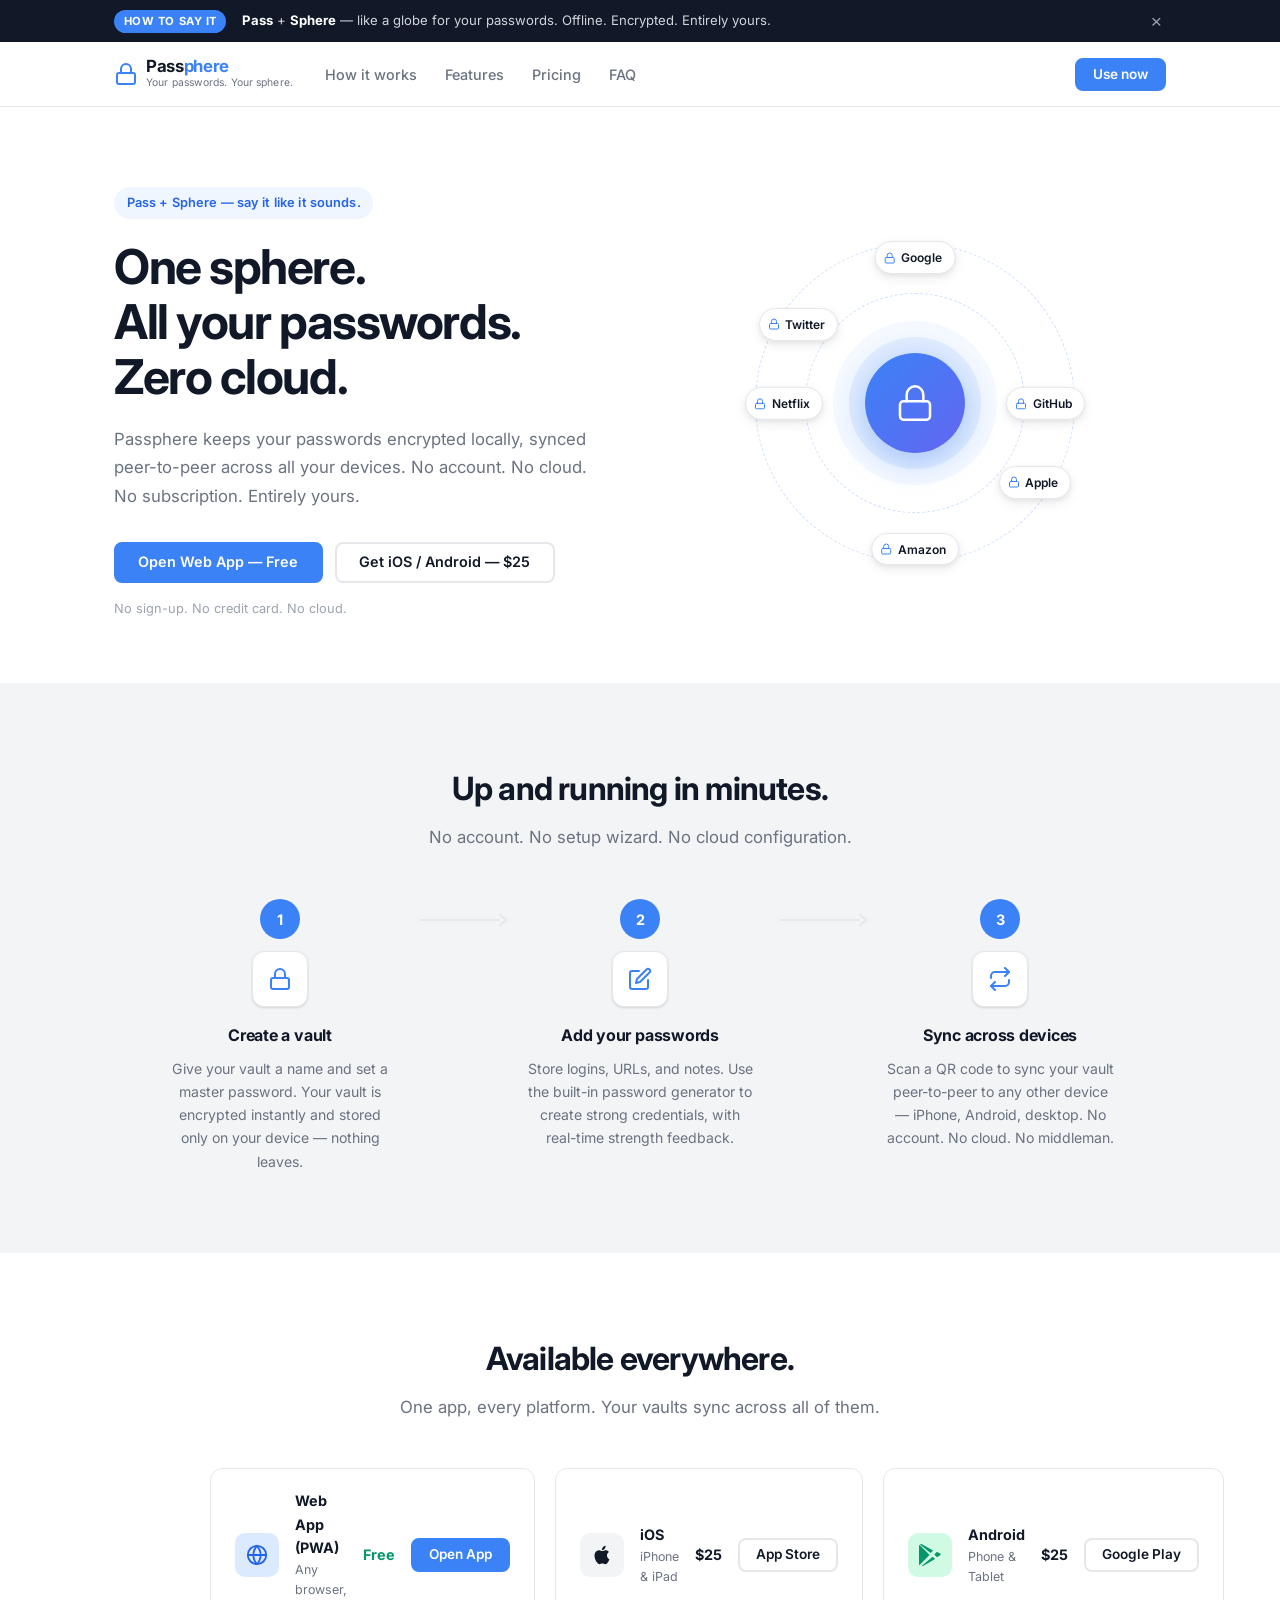
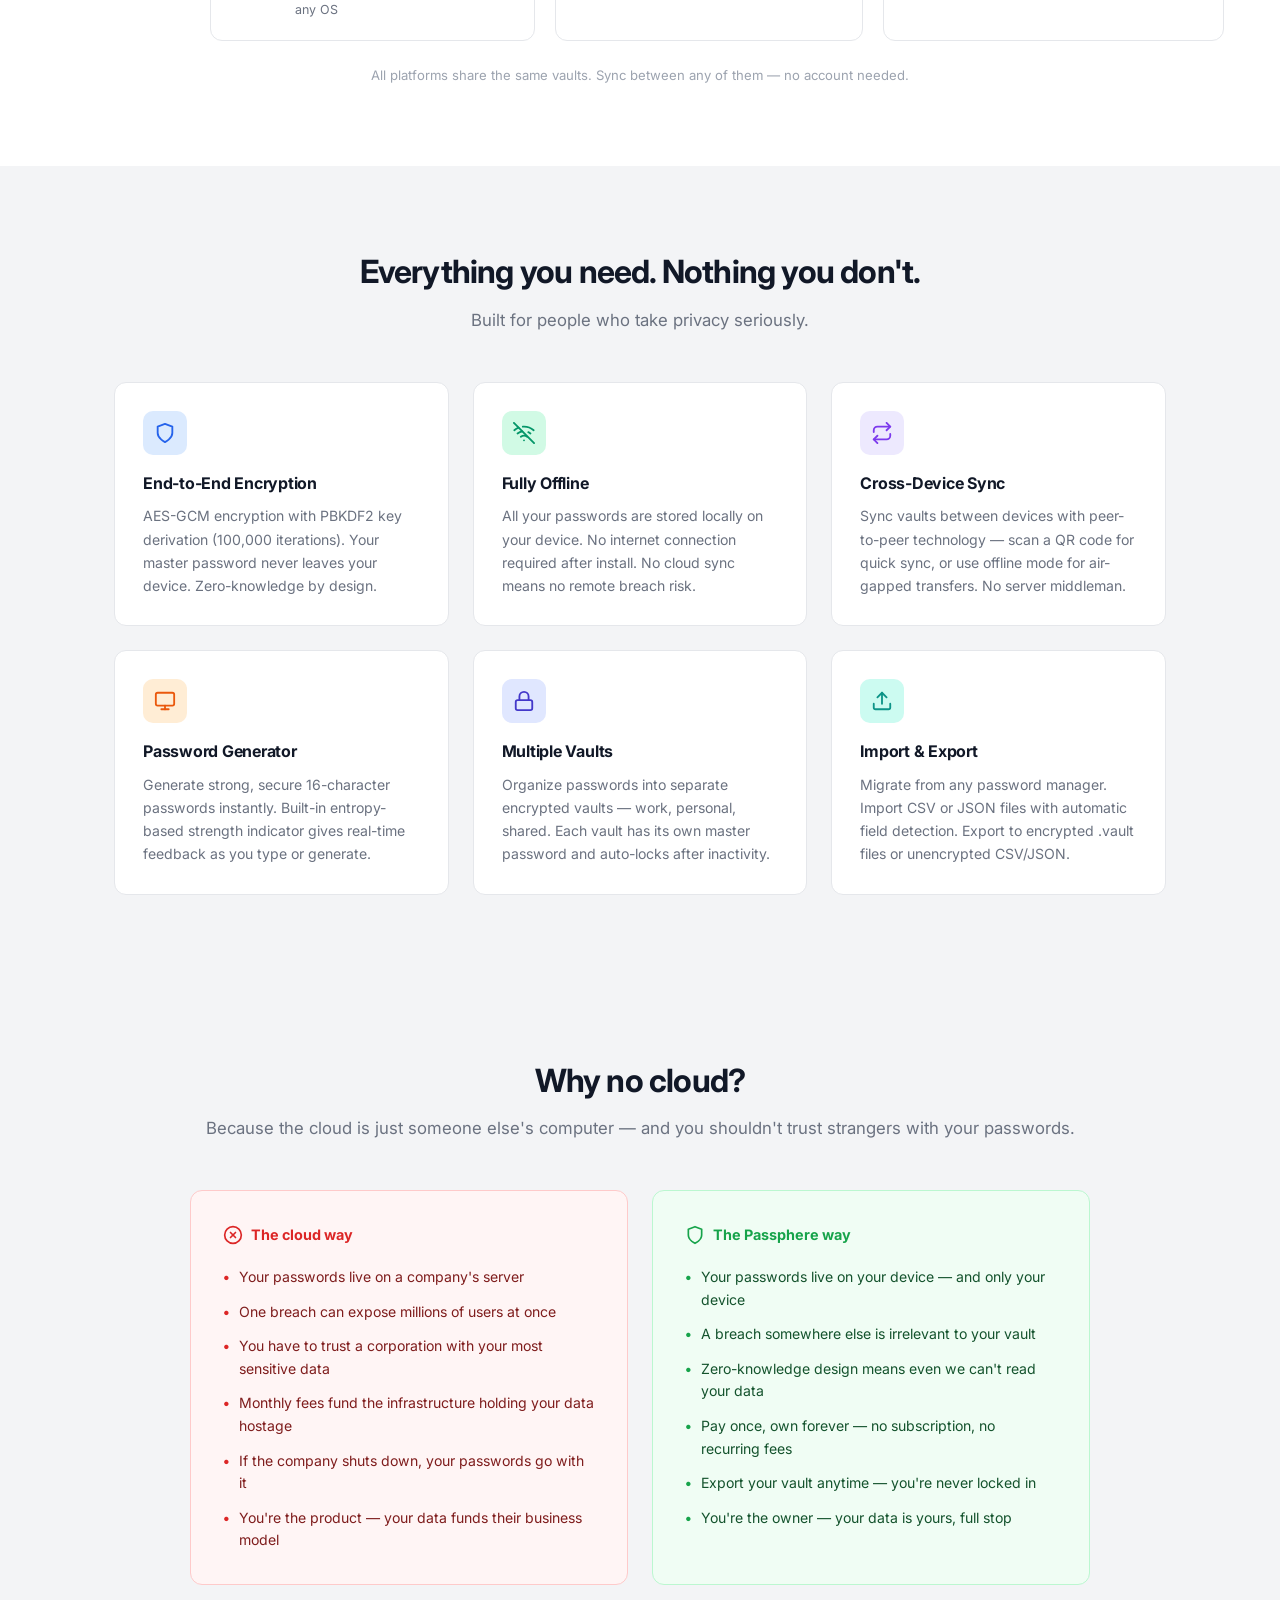
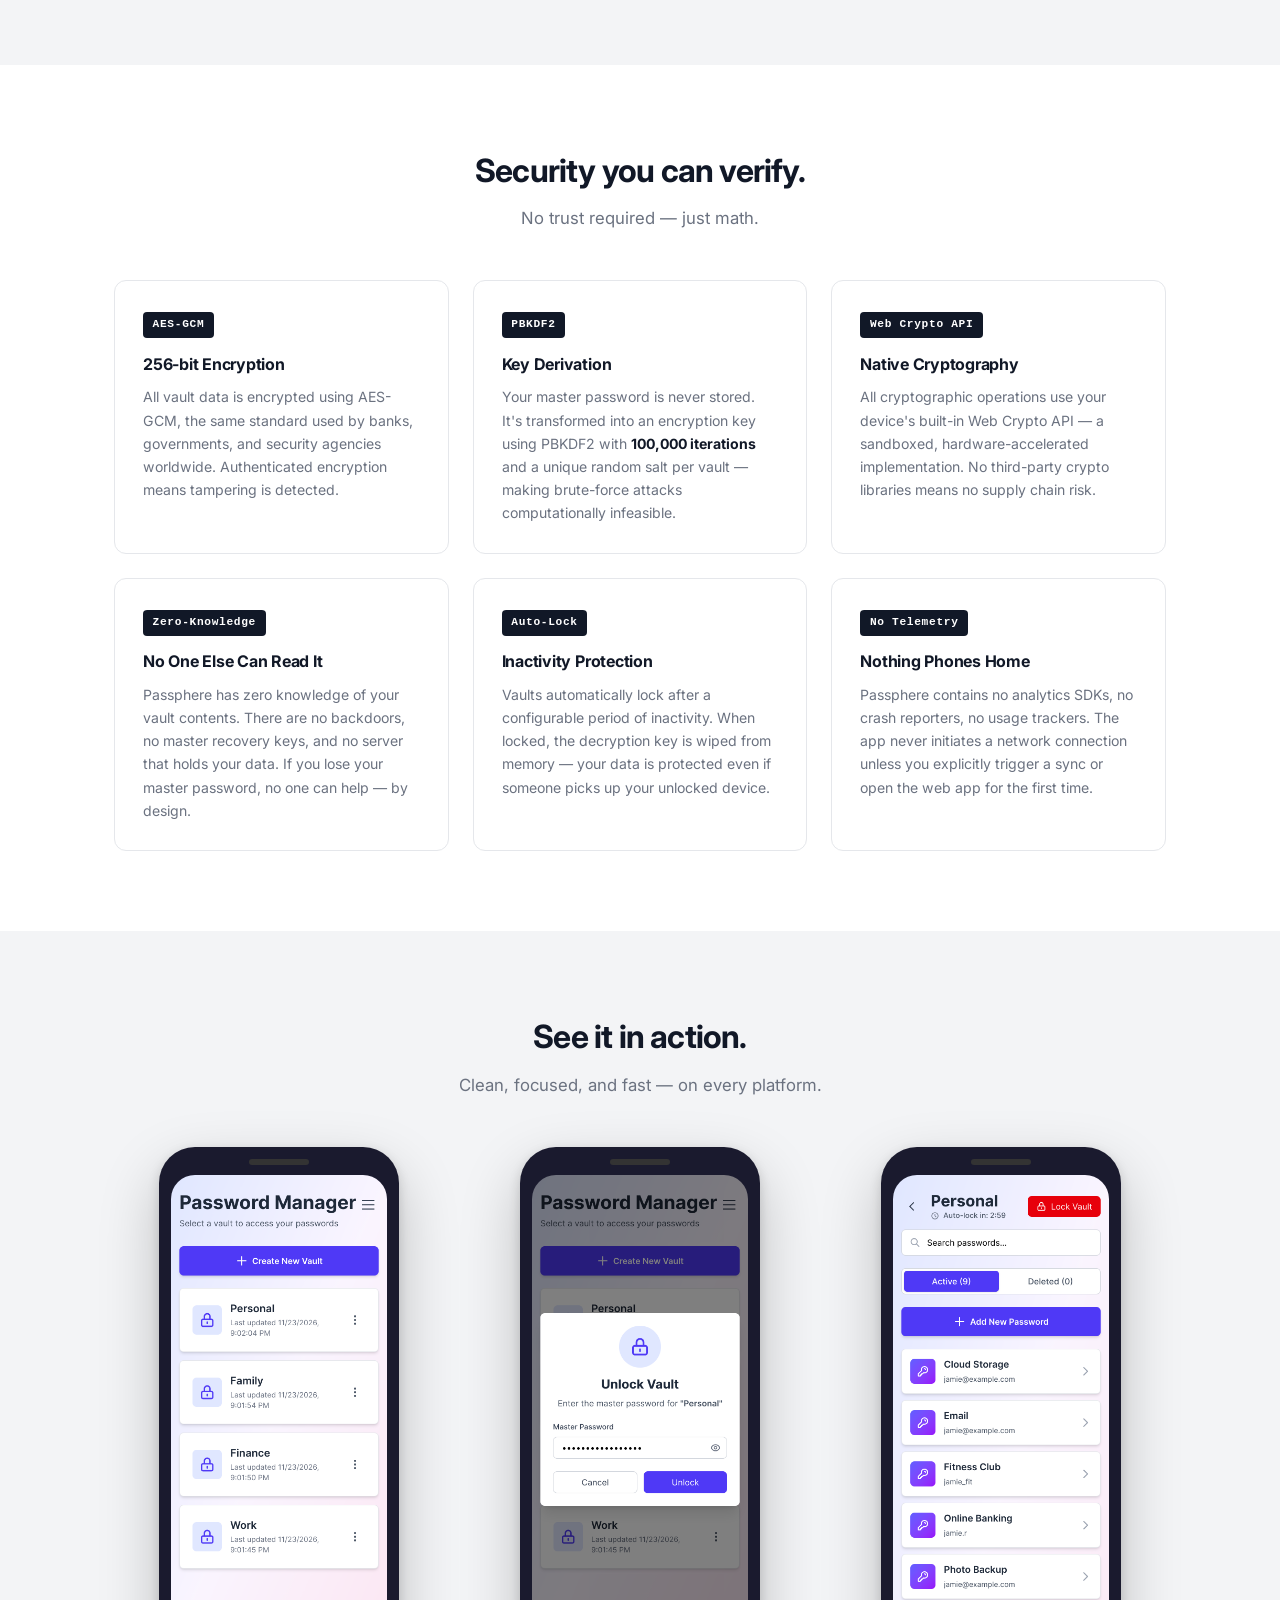
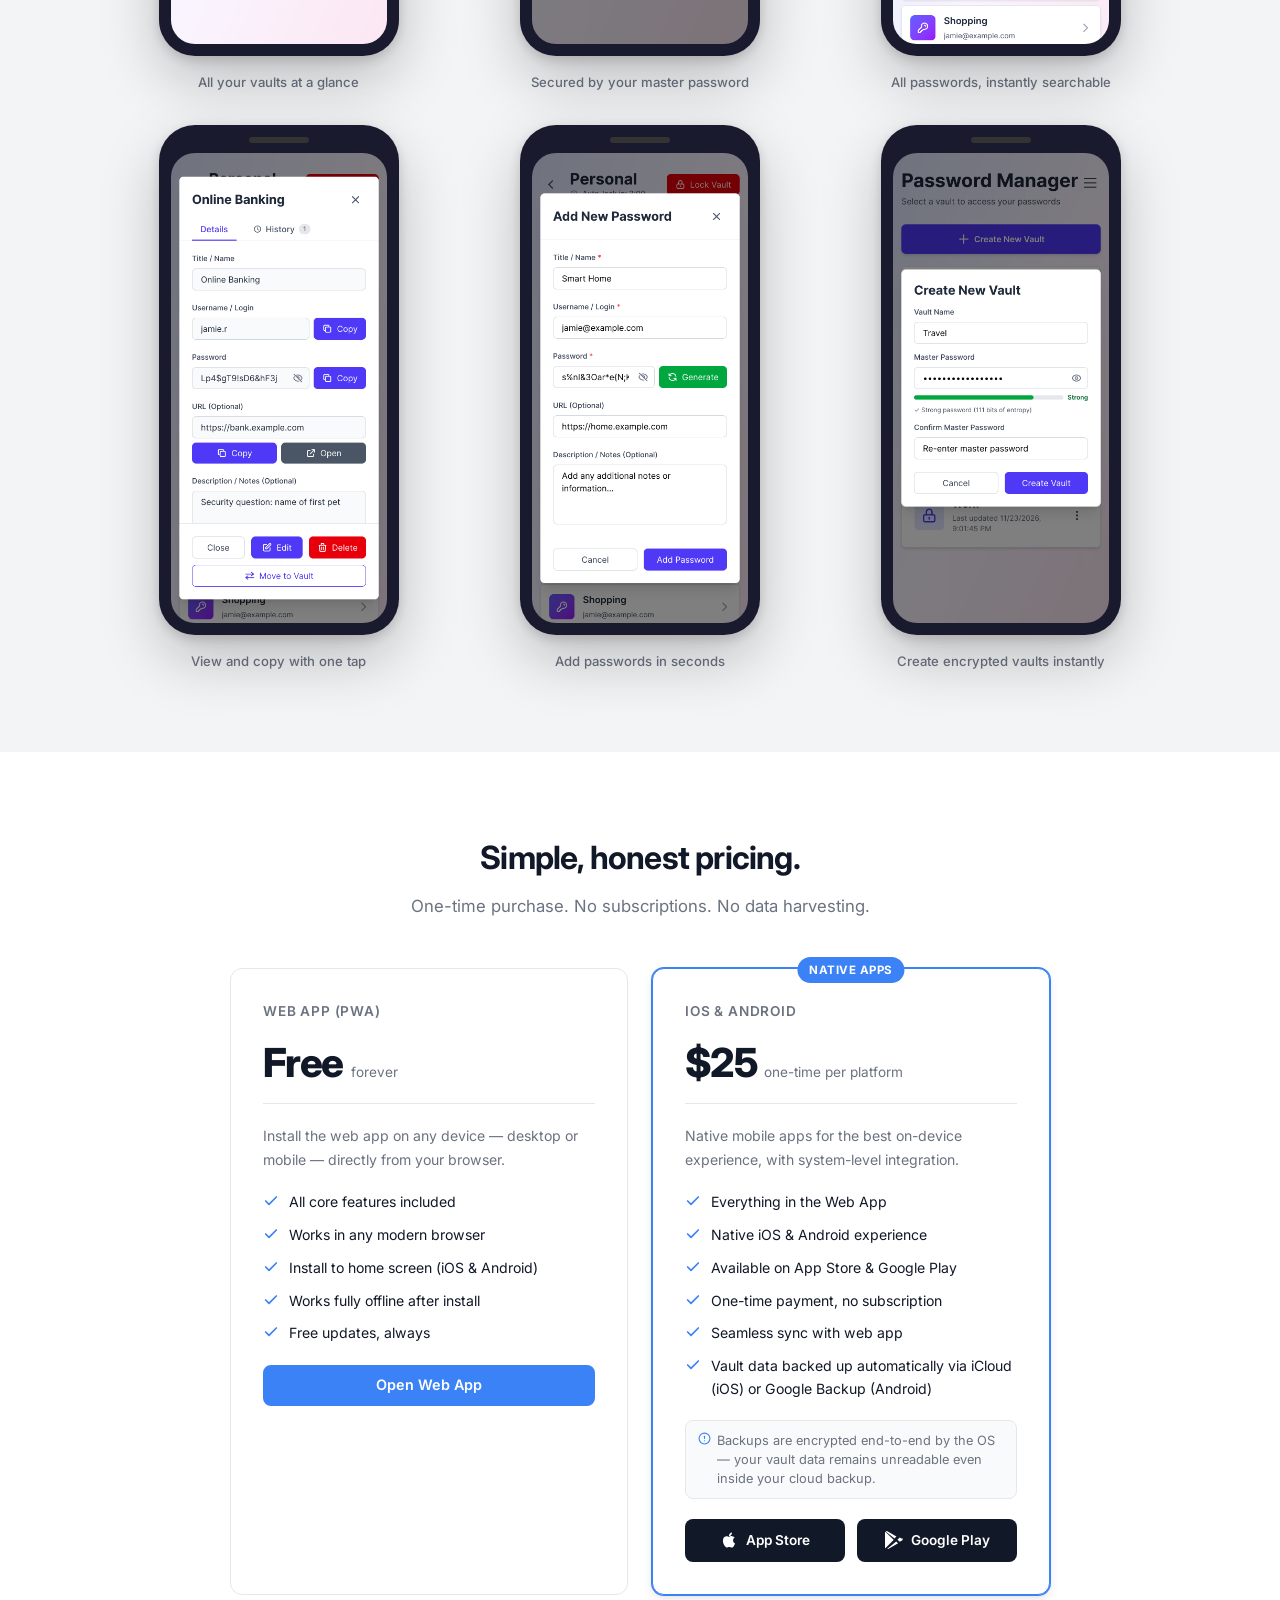
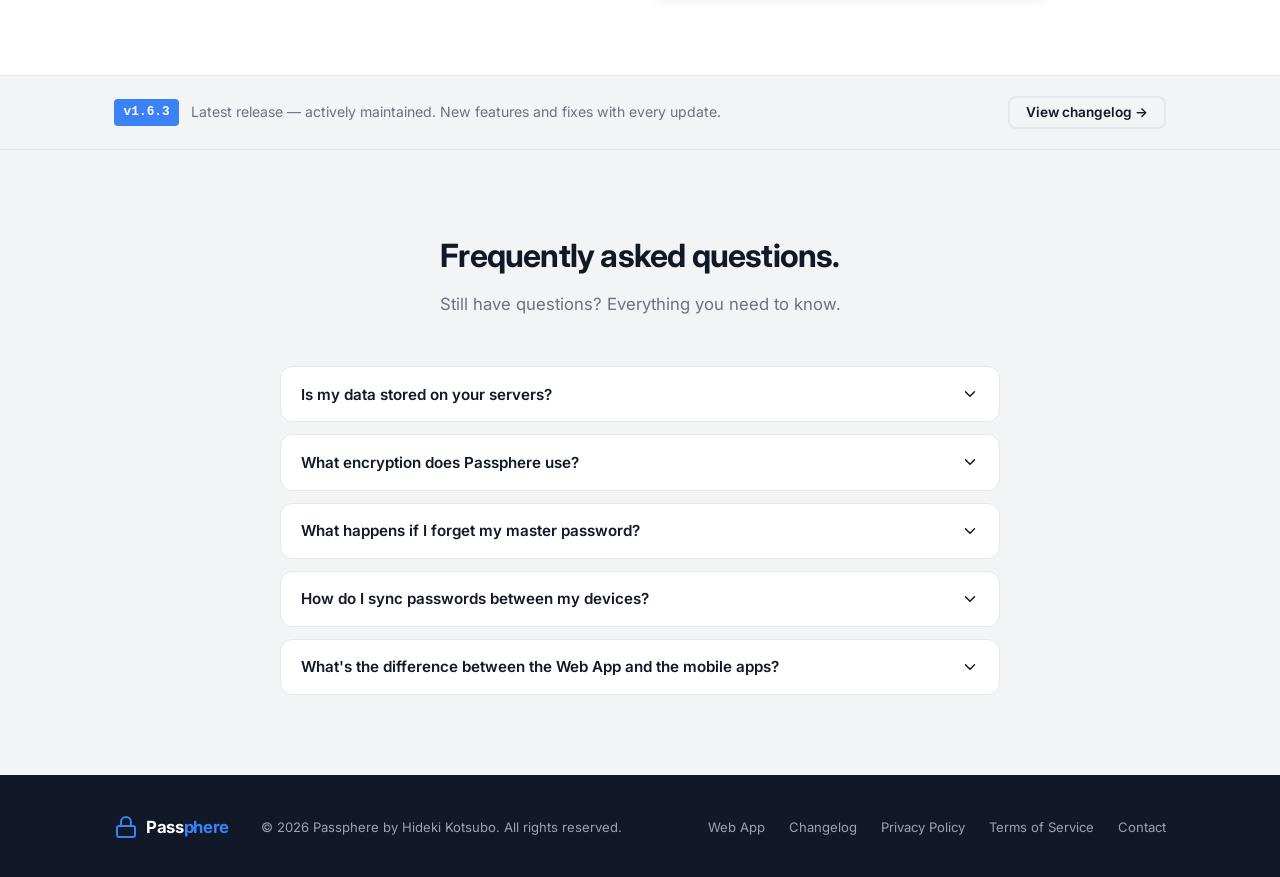
<file: index.html>
<!DOCTYPE html>
<html lang="en">
<head>
  <meta charset="UTF-8" />
  <meta name="viewport" content="width=device-width, initial-scale=1.0" />
  <title>Passphere — Secure Password Manager</title>
  <meta name="author" content="Hideki Kotsubo" />
  <meta name="description" content="A zero-knowledge, offline-capable password manager. AES-GCM encryption, cross-device P2P sync, multiple vaults. Free on the web." />
  <meta property="og:title" content="Passphere — Secure Password Manager" />
  <meta property="og:description" content="This offline password manager prioritizes privacy by storing data locally and syncing your devices directly, completely bypassing the need for any third-party cloud servers." />
  <meta property="og:type" content="website" />
  <meta property="og:url" content="https://passphere.app" />
  <meta property="og:image" content="https://passphere.app/assets/passphere-logo.png" />
  <meta property="article:author" content="Hideki Kotsubo" />

  <link rel="icon" type="image/png" href="favicon.png" />
  <link rel="apple-touch-icon" href="icon-192.png" />
  <link rel="preconnect" href="https://fonts.googleapis.com" />
  <link rel="preconnect" href="https://fonts.gstatic.com" crossorigin />
  <link href="https://fonts.googleapis.com/css2?family=Inter:wght@400;500;600;700&display=swap" rel="stylesheet" />
  <link rel="stylesheet" href="styles.css" />
</head>
<body>

  <!-- ===== TOP BANNER ===== -->
  <div class="top-banner">
    <div class="container top-banner-inner">
      <span class="top-banner-tag">How to say it</span>
      <p class="top-banner-text"><strong>Pass</strong> + <strong>Sphere</strong> — like a globe for your passwords. Offline. Encrypted. Entirely yours.</p>
      <button class="top-banner-close" aria-label="Close banner">&times;</button>
    </div>
  </div>

  <!-- ===== NAVBAR ===== -->
  <header class="navbar">
    <div class="container navbar-inner">
      <a href="#" class="logo" aria-label="Passphere home">
        <svg class="logo-icon" xmlns="http://www.w3.org/2000/svg" viewBox="0 0 24 24" fill="none" stroke="currentColor" stroke-width="2" stroke-linecap="round" stroke-linejoin="round" aria-hidden="true">
          <rect x="3" y="11" width="18" height="11" rx="2" ry="2"></rect>
          <path d="M7 11V7a5 5 0 0 1 10 0v4"></path>
        </svg>
        <div class="logo-group">
          <span class="logo-text"><span class="logo-pass">Pass</span><span class="logo-sphere">phere</span></span>
          <span class="logo-tagline">Your passwords. Your sphere.</span>
        </div>
      </a>
      <nav class="nav-links" aria-label="Main navigation">
        <a href="#how-it-works">How it works</a>
        <a href="#features">Features</a>
        <a href="#pricing">Pricing</a>
        <a href="#faq">FAQ</a>
      </nav>
      <a href="https://pwa.passphere.app" class="btn btn-primary btn-sm" target="_blank" rel="noopener">Use now</a>
    </div>
  </header>

  <main>

    <!-- ===== HERO ===== -->
    <section class="hero" id="home">
      <div class="container hero-inner">
        <div class="hero-content">
          <div class="hero-badge">Pass + Sphere &mdash; say it like it sounds.</div>
          <h1 class="hero-headline">One sphere.<br>All your passwords.<br>Zero cloud.</h1>
          <p class="hero-sub">Passphere keeps your passwords encrypted locally, synced peer-to-peer across all your devices. No account. No cloud. No subscription. Entirely yours.</p>
          <div class="hero-actions">
            <a href="https://pwa.passphere.app" class="btn btn-primary" target="_blank" rel="noopener">
              Open Web App &mdash; Free
            </a>
            <a href="#pricing" class="btn btn-outline">
              Get iOS / Android &mdash; $25
            </a>
          </div>
          <p class="hero-note">No sign-up. No credit card. No cloud.</p>
        </div>

        <div class="hero-visual" aria-hidden="true">
          <div class="sphere-visual">

            <!-- Central sphere -->
            <div class="sphere-core">
              <svg xmlns="http://www.w3.org/2000/svg" viewBox="0 0 24 24" fill="none" stroke="currentColor" stroke-width="1.5" stroke-linecap="round" stroke-linejoin="round"><rect x="3" y="11" width="18" height="11" rx="2"/><path d="M7 11V7a5 5 0 0 1 10 0v4"/></svg>
            </div>

            <!-- Orbit rings -->
            <div class="sphere-ring sphere-ring--1"></div>
            <div class="sphere-ring sphere-ring--2"></div>

            <!-- Orbiting password pills -->
            <div class="orbit-pill orbit-pill--1">
              <svg xmlns="http://www.w3.org/2000/svg" viewBox="0 0 24 24" fill="none" stroke="currentColor" stroke-width="2" stroke-linecap="round" stroke-linejoin="round" width="12" height="12"><rect x="3" y="11" width="18" height="11" rx="2"/><path d="M7 11V7a5 5 0 0 1 10 0v4"/></svg>
              Google
            </div>
            <div class="orbit-pill orbit-pill--2">
              <svg xmlns="http://www.w3.org/2000/svg" viewBox="0 0 24 24" fill="none" stroke="currentColor" stroke-width="2" stroke-linecap="round" stroke-linejoin="round" width="12" height="12"><rect x="3" y="11" width="18" height="11" rx="2"/><path d="M7 11V7a5 5 0 0 1 10 0v4"/></svg>
              GitHub
            </div>
            <div class="orbit-pill orbit-pill--3">
              <svg xmlns="http://www.w3.org/2000/svg" viewBox="0 0 24 24" fill="none" stroke="currentColor" stroke-width="2" stroke-linecap="round" stroke-linejoin="round" width="12" height="12"><rect x="3" y="11" width="18" height="11" rx="2"/><path d="M7 11V7a5 5 0 0 1 10 0v4"/></svg>
              Amazon
            </div>
            <div class="orbit-pill orbit-pill--4">
              <svg xmlns="http://www.w3.org/2000/svg" viewBox="0 0 24 24" fill="none" stroke="currentColor" stroke-width="2" stroke-linecap="round" stroke-linejoin="round" width="12" height="12"><rect x="3" y="11" width="18" height="11" rx="2"/><path d="M7 11V7a5 5 0 0 1 10 0v4"/></svg>
              Netflix
            </div>
            <div class="orbit-pill orbit-pill--5">
              <svg xmlns="http://www.w3.org/2000/svg" viewBox="0 0 24 24" fill="none" stroke="currentColor" stroke-width="2" stroke-linecap="round" stroke-linejoin="round" width="12" height="12"><rect x="3" y="11" width="18" height="11" rx="2"/><path d="M7 11V7a5 5 0 0 1 10 0v4"/></svg>
              Twitter
            </div>
            <div class="orbit-pill orbit-pill--6">
              <svg xmlns="http://www.w3.org/2000/svg" viewBox="0 0 24 24" fill="none" stroke="currentColor" stroke-width="2" stroke-linecap="round" stroke-linejoin="round" width="12" height="12"><rect x="3" y="11" width="18" height="11" rx="2"/><path d="M7 11V7a5 5 0 0 1 10 0v4"/></svg>
              Apple
            </div>

          </div>
        </div>
      </div>
    </section>

    <!-- ===== HOW IT WORKS ===== -->
    <section class="how-it-works" id="how-it-works">
      <div class="container">
        <div class="section-header">
          <h2 class="section-title">Up and running in minutes.</h2>
          <p class="section-sub">No account. No setup wizard. No cloud configuration.</p>
        </div>
        <div class="steps">
          <div class="step">
            <div class="step-number">1</div>
            <div class="step-icon">
              <svg xmlns="http://www.w3.org/2000/svg" viewBox="0 0 24 24" fill="none" stroke="currentColor" stroke-width="2" stroke-linecap="round" stroke-linejoin="round"><rect x="3" y="11" width="18" height="11" rx="2"/><path d="M7 11V7a5 5 0 0 1 10 0v4"/></svg>
            </div>
            <h3>Create a vault</h3>
            <p>Give your vault a name and set a master password. Your vault is encrypted instantly and stored only on your device — nothing leaves.</p>
          </div>
          <div class="step-connector" aria-hidden="true"></div>
          <div class="step">
            <div class="step-number">2</div>
            <div class="step-icon">
              <svg xmlns="http://www.w3.org/2000/svg" viewBox="0 0 24 24" fill="none" stroke="currentColor" stroke-width="2" stroke-linecap="round" stroke-linejoin="round"><path d="M11 4H4a2 2 0 0 0-2 2v14a2 2 0 0 0 2 2h14a2 2 0 0 0 2-2v-7"/><path d="M18.5 2.5a2.121 2.121 0 0 1 3 3L12 15l-4 1 1-4 9.5-9.5z"/></svg>
            </div>
            <h3>Add your passwords</h3>
            <p>Store logins, URLs, and notes. Use the built-in password generator to create strong credentials, with real-time strength feedback.</p>
          </div>
          <div class="step-connector" aria-hidden="true"></div>
          <div class="step">
            <div class="step-number">3</div>
            <div class="step-icon">
              <svg xmlns="http://www.w3.org/2000/svg" viewBox="0 0 24 24" fill="none" stroke="currentColor" stroke-width="2" stroke-linecap="round" stroke-linejoin="round"><polyline points="17 1 21 5 17 9"/><path d="M3 11V9a4 4 0 0 1 4-4h14"/><polyline points="7 23 3 19 7 15"/><path d="M21 13v2a4 4 0 0 1-4 4H3"/></svg>
            </div>
            <h3>Sync across devices</h3>
            <p>Scan a QR code to sync your vault peer-to-peer to any other device — iPhone, Android, desktop. No account. No cloud. No middleman.</p>
          </div>
        </div>
      </div>
    </section>

    <!-- ===== PLATFORM BADGES ===== -->
    <section class="platforms" id="platforms">
      <div class="container">
        <div class="section-header">
          <h2 class="section-title">Available everywhere.</h2>
          <p class="section-sub">One app, every platform. Your vaults sync across all of them.</p>
        </div>
        <div class="platforms-grid">
          <div class="platform-card">
            <div class="platform-icon platform-icon--web">
              <svg xmlns="http://www.w3.org/2000/svg" viewBox="0 0 24 24" fill="none" stroke="currentColor" stroke-width="2" stroke-linecap="round" stroke-linejoin="round"><circle cx="12" cy="12" r="10"/><line x1="2" y1="12" x2="22" y2="12"/><path d="M12 2a15.3 15.3 0 0 1 4 10 15.3 15.3 0 0 1-4 10 15.3 15.3 0 0 1-4-10 15.3 15.3 0 0 1 4-10z"/></svg>
            </div>
            <div class="platform-info">
              <div class="platform-name">Web App (PWA)</div>
              <div class="platform-sub">Any browser, any OS</div>
            </div>
            <div class="platform-price platform-price--free">Free</div>
            <a href="https://pwa.passphere.app" class="btn btn-primary btn-sm" target="_blank" rel="noopener">Open App</a>
          </div>
          <div class="platform-card">
            <div class="platform-icon platform-icon--ios">
              <svg xmlns="http://www.w3.org/2000/svg" viewBox="0 0 24 24" fill="currentColor"><path d="M18.71 19.5c-.83 1.24-1.71 2.45-3.05 2.47-1.34.03-1.77-.79-3.29-.79-1.53 0-2 .77-3.27.82-1.31.05-2.3-1.32-3.14-2.53C4.25 17 2.94 12.45 4.7 9.39c.87-1.52 2.43-2.48 4.12-2.51 1.28-.02 2.5.87 3.29.87.78 0 2.26-1.07 3.8-.91.65.03 2.47.26 3.64 1.98-.09.06-2.17 1.28-2.15 3.81.03 3.02 2.65 4.03 2.68 4.04-.03.07-.42 1.44-1.38 2.83M13 3.5c.73-.83 1.94-1.46 2.94-1.5.13 1.17-.34 2.35-1.04 3.19-.69.85-1.83 1.51-2.95 1.42-.15-1.15.41-2.35 1.05-3.11z"/></svg>
            </div>
            <div class="platform-info">
              <div class="platform-name">iOS</div>
              <div class="platform-sub">iPhone &amp; iPad</div>
            </div>
            <div class="platform-price">$25</div>
            <a href="#" class="btn btn-outline btn-sm">App Store</a>
          </div>
          <div class="platform-card">
            <div class="platform-icon platform-icon--android">
              <svg xmlns="http://www.w3.org/2000/svg" viewBox="0 0 24 24" fill="currentColor"><path d="M3.18 23.76a2 2 0 0 0 2.21-.29l12.1-6.98-2.64-2.64-11.67 9.91zM.39 1.01A1.98 1.98 0 0 0 0 2.18v19.64a2 2 0 0 0 .39 1.17l.06.06 11-11v-.26L.45.95l-.06.06zM22.66 10.34l-3.06-1.77-2.94 2.94 2.94 2.94 3.09-1.78a2 2 0 0 0 0-3.33zM3.18.24l12.1 6.98-2.64 2.64L.97.53A2 2 0 0 1 3.18.24z"/></svg>
            </div>
            <div class="platform-info">
              <div class="platform-name">Android</div>
              <div class="platform-sub">Phone &amp; Tablet</div>
            </div>
            <div class="platform-price">$25</div>
            <a href="#" class="btn btn-outline btn-sm">Google Play</a>
          </div>
        </div>
        <p class="platforms-note">All platforms share the same vaults. Sync between any of them — no account needed.</p>
      </div>
    </section>

    <!-- ===== FEATURES ===== -->
    <section class="features" id="features">
      <div class="container">
        <div class="section-header">
          <h2 class="section-title">Everything you need. Nothing you don't.</h2>
          <p class="section-sub">Built for people who take privacy seriously.</p>
        </div>
        <div class="features-grid">

          <div class="feature-card">
            <div class="feature-icon feature-icon--blue">
              <svg xmlns="http://www.w3.org/2000/svg" viewBox="0 0 24 24" fill="none" stroke="currentColor" stroke-width="2" stroke-linecap="round" stroke-linejoin="round"><path d="M12 22s8-4 8-10V5l-8-3-8 3v7c0 6 8 10 8 10z"/></svg>
            </div>
            <h3>End-to-End Encryption</h3>
            <p>AES-GCM encryption with PBKDF2 key derivation (100,000 iterations). Your master password never leaves your device. Zero-knowledge by design.</p>
          </div>

          <div class="feature-card">
            <div class="feature-icon feature-icon--green">
              <svg xmlns="http://www.w3.org/2000/svg" viewBox="0 0 24 24" fill="none" stroke="currentColor" stroke-width="2" stroke-linecap="round" stroke-linejoin="round"><line x1="1" y1="1" x2="23" y2="23"/><path d="M16.72 11.06A10.94 10.94 0 0 1 19 12.55"/><path d="M5 12.55a10.94 10.94 0 0 1 5.17-2.39"/><path d="M10.71 5.05A16 16 0 0 1 22.56 9"/><path d="M1.42 9a15.91 15.91 0 0 1 4.7-2.88"/><path d="M8.53 16.11a6 6 0 0 1 6.95 0"/><line x1="12" y1="20" x2="12.01" y2="20"/></svg>
            </div>
            <h3>Fully Offline</h3>
            <p>All your passwords are stored locally on your device. No internet connection required after install. No cloud sync means no remote breach risk.</p>
          </div>

          <div class="feature-card">
            <div class="feature-icon feature-icon--purple">
              <svg xmlns="http://www.w3.org/2000/svg" viewBox="0 0 24 24" fill="none" stroke="currentColor" stroke-width="2" stroke-linecap="round" stroke-linejoin="round"><polyline points="17 1 21 5 17 9"/><path d="M3 11V9a4 4 0 0 1 4-4h14"/><polyline points="7 23 3 19 7 15"/><path d="M21 13v2a4 4 0 0 1-4 4H3"/></svg>
            </div>
            <h3>Cross-Device Sync</h3>
            <p>Sync vaults between devices with peer-to-peer technology — scan a QR code for quick sync, or use offline mode for air-gapped transfers. No server middleman.</p>
          </div>

          <div class="feature-card">
            <div class="feature-icon feature-icon--orange">
              <svg xmlns="http://www.w3.org/2000/svg" viewBox="0 0 24 24" fill="none" stroke="currentColor" stroke-width="2" stroke-linecap="round" stroke-linejoin="round"><rect x="2" y="3" width="20" height="14" rx="2"/><line x1="8" y1="21" x2="16" y2="21"/><line x1="12" y1="17" x2="12" y2="21"/></svg>
            </div>
            <h3>Password Generator</h3>
            <p>Generate strong, secure 16-character passwords instantly. Built-in entropy-based strength indicator gives real-time feedback as you type or generate.</p>
          </div>

          <div class="feature-card">
            <div class="feature-icon feature-icon--indigo">
              <svg xmlns="http://www.w3.org/2000/svg" viewBox="0 0 24 24" fill="none" stroke="currentColor" stroke-width="2" stroke-linecap="round" stroke-linejoin="round"><rect x="3" y="11" width="18" height="11" rx="2"/><path d="M7 11V7a5 5 0 0 1 10 0v4"/></svg>
            </div>
            <h3>Multiple Vaults</h3>
            <p>Organize passwords into separate encrypted vaults — work, personal, shared. Each vault has its own master password and auto-locks after inactivity.</p>
          </div>

          <div class="feature-card">
            <div class="feature-icon feature-icon--teal">
              <svg xmlns="http://www.w3.org/2000/svg" viewBox="0 0 24 24" fill="none" stroke="currentColor" stroke-width="2" stroke-linecap="round" stroke-linejoin="round"><path d="M21 15v4a2 2 0 0 1-2 2H5a2 2 0 0 1-2-2v-4"/><polyline points="17 8 12 3 7 8"/><line x1="12" y1="3" x2="12" y2="15"/></svg>
            </div>
            <h3>Import &amp; Export</h3>
            <p>Migrate from any password manager. Import CSV or JSON files with automatic field detection. Export to encrypted .vault files or unencrypted CSV/JSON.</p>
          </div>

        </div>
      </div>
    </section>

    <!-- ===== WHY NO CLOUD ===== -->
    <section class="no-cloud" id="no-cloud">
      <div class="container">
        <div class="section-header">
          <h2 class="section-title">Why no cloud?</h2>
          <p class="section-sub">Because the cloud is just someone else's computer — and you shouldn't trust strangers with your passwords.</p>
        </div>
        <div class="no-cloud-grid">
          <div class="no-cloud-col no-cloud-col--bad">
            <div class="no-cloud-col-header">
              <svg xmlns="http://www.w3.org/2000/svg" viewBox="0 0 24 24" fill="none" stroke="currentColor" stroke-width="2" stroke-linecap="round" stroke-linejoin="round" width="20" height="20"><circle cx="12" cy="12" r="10"/><line x1="15" y1="9" x2="9" y2="15"/><line x1="9" y1="9" x2="15" y2="15"/></svg>
              The cloud way
            </div>
            <ul class="no-cloud-list">
              <li>Your passwords live on a company's server</li>
              <li>One breach can expose millions of users at once</li>
              <li>You have to trust a corporation with your most sensitive data</li>
              <li>Monthly fees fund the infrastructure holding your data hostage</li>
              <li>If the company shuts down, your passwords go with it</li>
              <li>You're the product — your data funds their business model</li>
            </ul>
          </div>
          <div class="no-cloud-col no-cloud-col--good">
            <div class="no-cloud-col-header">
              <svg xmlns="http://www.w3.org/2000/svg" viewBox="0 0 24 24" fill="none" stroke="currentColor" stroke-width="2" stroke-linecap="round" stroke-linejoin="round" width="20" height="20"><path d="M12 22s8-4 8-10V5l-8-3-8 3v7c0 6 8 10 8 10z"/></svg>
              The Passphere way
            </div>
            <ul class="no-cloud-list">
              <li>Your passwords live on your device — and only your device</li>
              <li>A breach somewhere else is irrelevant to your vault</li>
              <li>Zero-knowledge design means even we can't read your data</li>
              <li>Pay once, own forever — no subscription, no recurring fees</li>
              <li>Export your vault anytime — you're never locked in</li>
              <li>You're the owner — your data is yours, full stop</li>
            </ul>
          </div>
        </div>
      </div>
    </section>

    <!-- ===== SECURITY DEEP DIVE ===== -->
    <section class="security" id="security">
      <div class="container">
        <div class="section-header">
          <h2 class="section-title">Security you can verify.</h2>
          <p class="section-sub">No trust required — just math.</p>
        </div>
        <div class="security-grid">
          <div class="security-item">
            <div class="security-badge">AES-GCM</div>
            <h3>256-bit Encryption</h3>
            <p>All vault data is encrypted using AES-GCM, the same standard used by banks, governments, and security agencies worldwide. Authenticated encryption means tampering is detected.</p>
          </div>
          <div class="security-item">
            <div class="security-badge">PBKDF2</div>
            <h3>Key Derivation</h3>
            <p>Your master password is never stored. It's transformed into an encryption key using PBKDF2 with <strong>100,000 iterations</strong> and a unique random salt per vault — making brute-force attacks computationally infeasible.</p>
          </div>
          <div class="security-item">
            <div class="security-badge">Web Crypto API</div>
            <h3>Native Cryptography</h3>
            <p>All cryptographic operations use your device's built-in Web Crypto API — a sandboxed, hardware-accelerated implementation. No third-party crypto libraries means no supply chain risk.</p>
          </div>
          <div class="security-item">
            <div class="security-badge">Zero-Knowledge</div>
            <h3>No One Else Can Read It</h3>
            <p>Passphere has zero knowledge of your vault contents. There are no backdoors, no master recovery keys, and no server that holds your data. If you lose your master password, no one can help — by design.</p>
          </div>
          <div class="security-item">
            <div class="security-badge">Auto-Lock</div>
            <h3>Inactivity Protection</h3>
            <p>Vaults automatically lock after a configurable period of inactivity. When locked, the decryption key is wiped from memory — your data is protected even if someone picks up your unlocked device.</p>
          </div>
          <div class="security-item">
            <div class="security-badge">No Telemetry</div>
            <h3>Nothing Phones Home</h3>
            <p>Passphere contains no analytics SDKs, no crash reporters, no usage trackers. The app never initiates a network connection unless you explicitly trigger a sync or open the web app for the first time.</p>
          </div>
        </div>
      </div>
    </section>

    <!-- ===== SCREENSHOT GALLERY ===== -->
    <section class="gallery" id="gallery">
      <div class="container">
        <div class="section-header">
          <h2 class="section-title">See it in action.</h2>
          <p class="section-sub">Clean, focused, and fast — on every platform.</p>
        </div>
        <div class="gallery-grid">

          <div class="gallery-item">
            <div class="phone-frame">
              <img src="screenshots/vault-list.png" alt="Vault list screen showing Personal, Family, Finance and Work vaults" class="phone-screenshot" />
            </div>
            <p class="gallery-caption">All your vaults at a glance</p>
          </div>

          <div class="gallery-item">
            <div class="phone-frame">
              <img src="screenshots/vault-unlock.png" alt="Unlock vault screen with master password input" class="phone-screenshot" />
            </div>
            <p class="gallery-caption">Secured by your master password</p>
          </div>

          <div class="gallery-item">
            <div class="phone-frame">
              <img src="screenshots/password-list.png" alt="Password list showing stored logins with auto-lock timer" class="phone-screenshot" />
            </div>
            <p class="gallery-caption">All passwords, instantly searchable</p>
          </div>

          <div class="gallery-item">
            <div class="phone-frame">
              <img src="screenshots/password-info.png" alt="Password detail view with copy buttons for username and password" class="phone-screenshot" />
            </div>
            <p class="gallery-caption">View and copy with one tap</p>
          </div>

          <div class="gallery-item">
            <div class="phone-frame">
              <img src="screenshots/password-create.png" alt="Add new password form with built-in password generator" class="phone-screenshot" />
            </div>
            <p class="gallery-caption">Add passwords in seconds</p>
          </div>

          <div class="gallery-item">
            <div class="phone-frame">
              <img src="screenshots/vault-create.png" alt="Create new vault form with password strength indicator" class="phone-screenshot" />
            </div>
            <p class="gallery-caption">Create encrypted vaults instantly</p>
          </div>

        </div>
      </div>
    </section>

    <!-- ===== PRICING ===== -->
    <section class="pricing" id="pricing">
      <div class="container">
        <div class="section-header">
          <h2 class="section-title">Simple, honest pricing.</h2>
          <p class="section-sub">One-time purchase. No subscriptions. No data harvesting.</p>
        </div>
        <div class="pricing-grid">

          <div class="pricing-card">
            <div class="pricing-label">Web App (PWA)</div>
            <div class="pricing-price">
              <span class="pricing-amount">Free</span>
              <span class="pricing-period">forever</span>
            </div>
            <p class="pricing-desc">Install the web app on any device — desktop or mobile — directly from your browser.</p>
            <ul class="pricing-features">
              <li>
                <svg xmlns="http://www.w3.org/2000/svg" viewBox="0 0 24 24" fill="none" stroke="currentColor" stroke-width="2.5" stroke-linecap="round" stroke-linejoin="round" aria-hidden="true"><polyline points="20 6 9 17 4 12"/></svg>
                All core features included
              </li>
              <li>
                <svg xmlns="http://www.w3.org/2000/svg" viewBox="0 0 24 24" fill="none" stroke="currentColor" stroke-width="2.5" stroke-linecap="round" stroke-linejoin="round" aria-hidden="true"><polyline points="20 6 9 17 4 12"/></svg>
                Works in any modern browser
              </li>
              <li>
                <svg xmlns="http://www.w3.org/2000/svg" viewBox="0 0 24 24" fill="none" stroke="currentColor" stroke-width="2.5" stroke-linecap="round" stroke-linejoin="round" aria-hidden="true"><polyline points="20 6 9 17 4 12"/></svg>
                Install to home screen (iOS &amp; Android)
              </li>
              <li>
                <svg xmlns="http://www.w3.org/2000/svg" viewBox="0 0 24 24" fill="none" stroke="currentColor" stroke-width="2.5" stroke-linecap="round" stroke-linejoin="round" aria-hidden="true"><polyline points="20 6 9 17 4 12"/></svg>
                Works fully offline after install
              </li>
              <li>
                <svg xmlns="http://www.w3.org/2000/svg" viewBox="0 0 24 24" fill="none" stroke="currentColor" stroke-width="2.5" stroke-linecap="round" stroke-linejoin="round" aria-hidden="true"><polyline points="20 6 9 17 4 12"/></svg>
                Free updates, always
              </li>
            </ul>
            <a href="https://pwa.passphere.app" class="btn btn-primary btn-full" target="_blank" rel="noopener">Open Web App</a>
          </div>

          <div class="pricing-card pricing-card--featured">
            <div class="pricing-badge">Native Apps</div>
            <div class="pricing-label">iOS &amp; Android</div>
            <div class="pricing-price">
              <span class="pricing-amount">$25</span>
              <span class="pricing-period">one-time per platform</span>
            </div>
            <p class="pricing-desc">Native mobile apps for the best on-device experience, with system-level integration.</p>
            <ul class="pricing-features">
              <li>
                <svg xmlns="http://www.w3.org/2000/svg" viewBox="0 0 24 24" fill="none" stroke="currentColor" stroke-width="2.5" stroke-linecap="round" stroke-linejoin="round" aria-hidden="true"><polyline points="20 6 9 17 4 12"/></svg>
                Everything in the Web App
              </li>
              <li>
                <svg xmlns="http://www.w3.org/2000/svg" viewBox="0 0 24 24" fill="none" stroke="currentColor" stroke-width="2.5" stroke-linecap="round" stroke-linejoin="round" aria-hidden="true"><polyline points="20 6 9 17 4 12"/></svg>
                Native iOS &amp; Android experience
              </li>
              <li>
                <svg xmlns="http://www.w3.org/2000/svg" viewBox="0 0 24 24" fill="none" stroke="currentColor" stroke-width="2.5" stroke-linecap="round" stroke-linejoin="round" aria-hidden="true"><polyline points="20 6 9 17 4 12"/></svg>
                Available on App Store &amp; Google Play
              </li>
              <li>
                <svg xmlns="http://www.w3.org/2000/svg" viewBox="0 0 24 24" fill="none" stroke="currentColor" stroke-width="2.5" stroke-linecap="round" stroke-linejoin="round" aria-hidden="true"><polyline points="20 6 9 17 4 12"/></svg>
                One-time payment, no subscription
              </li>
              <li>
                <svg xmlns="http://www.w3.org/2000/svg" viewBox="0 0 24 24" fill="none" stroke="currentColor" stroke-width="2.5" stroke-linecap="round" stroke-linejoin="round" aria-hidden="true"><polyline points="20 6 9 17 4 12"/></svg>
                Seamless sync with web app
              </li>
              <li>
                <svg xmlns="http://www.w3.org/2000/svg" viewBox="0 0 24 24" fill="none" stroke="currentColor" stroke-width="2.5" stroke-linecap="round" stroke-linejoin="round" aria-hidden="true"><polyline points="20 6 9 17 4 12"/></svg>
                Vault data backed up automatically via iCloud (iOS) or Google Backup (Android)
              </li>
            </ul>
            <p class="pricing-backup-note">
              <svg xmlns="http://www.w3.org/2000/svg" viewBox="0 0 24 24" fill="none" stroke="currentColor" stroke-width="2" stroke-linecap="round" stroke-linejoin="round" width="13" height="13" aria-hidden="true"><circle cx="12" cy="12" r="10"/><line x1="12" y1="8" x2="12" y2="12"/><line x1="12" y1="16" x2="12.01" y2="16"/></svg>
              Backups are encrypted end-to-end by the OS — your vault data remains unreadable even inside your cloud backup.
            </p>
            <div class="pricing-store-btns">
              <a href="https://apps.apple.com/us/app/passphere-password-manager/id6765685136" target="_blank" class="btn btn-store">
                <svg xmlns="http://www.w3.org/2000/svg" viewBox="0 0 24 24" fill="currentColor" width="18" height="18" aria-hidden="true"><path d="M18.71 19.5c-.83 1.24-1.71 2.45-3.05 2.47-1.34.03-1.77-.79-3.29-.79-1.53 0-2 .77-3.27.82-1.31.05-2.3-1.32-3.14-2.53C4.25 17 2.94 12.45 4.7 9.39c.87-1.52 2.43-2.48 4.12-2.51 1.28-.02 2.5.87 3.29.87.78 0 2.26-1.07 3.8-.91.65.03 2.47.26 3.64 1.98-.09.06-2.17 1.28-2.15 3.81.03 3.02 2.65 4.03 2.68 4.04-.03.07-.42 1.44-1.38 2.83M13 3.5c.73-.83 1.94-1.46 2.94-1.5.13 1.17-.34 2.35-1.04 3.19-.69.85-1.83 1.51-2.95 1.42-.15-1.15.41-2.35 1.05-3.11z"/></svg>
                App Store
              </a>
              <a href="#" class="btn btn-store">
                <svg xmlns="http://www.w3.org/2000/svg" viewBox="0 0 24 24" fill="currentColor" width="18" height="18" aria-hidden="true"><path d="M3.18 23.76a2 2 0 0 0 2.21-.29l12.1-6.98-2.64-2.64-11.67 9.91zM.39 1.01A1.98 1.98 0 0 0 0 2.18v19.64a2 2 0 0 0 .39 1.17l.06.06 11-11v-.26L.45.95l-.06.06zM22.66 10.34l-3.06-1.77-2.94 2.94 2.94 2.94 3.09-1.78a2 2 0 0 0 0-3.33zM3.18.24l12.1 6.98-2.64 2.64L.97.53A2 2 0 0 1 3.18.24z"/></svg>
                Google Play
              </a>
            </div>
          </div>

        </div>
      </div>
    </section>

    <!-- ===== CHANGELOG BANNER ===== -->
    <section class="changelog-banner">
      <div class="container changelog-banner-inner">
        <div class="changelog-banner-text">
          <span class="changelog-banner-version">v1.6.3</span>
          <span class="changelog-banner-label">Latest release — actively maintained. New features and fixes with every update.</span>
        </div>
        <a href="changelog.html" class="btn btn-outline btn-sm">View changelog &rarr;</a>
      </div>
    </section>

    <!-- ===== FAQ ===== -->
    <section class="faq" id="faq">
      <div class="container">
        <div class="section-header">
          <h2 class="section-title">Frequently asked questions.</h2>
          <p class="section-sub">Still have questions? Everything you need to know.</p>
        </div>
        <div class="faq-list" role="list">

          <div class="faq-item" role="listitem">
            <button class="faq-question" aria-expanded="false">
              <span>Is my data stored on your servers?</span>
              <svg class="faq-chevron" xmlns="http://www.w3.org/2000/svg" viewBox="0 0 24 24" fill="none" stroke="currentColor" stroke-width="2" stroke-linecap="round" stroke-linejoin="round" aria-hidden="true"><polyline points="6 9 12 15 18 9"/></svg>
            </button>
            <div class="faq-answer">
              <p>No. All your password data is stored exclusively on your device. Nothing is ever sent to any server. There is no account to create, no email address required, and no remote database holding your data. Your passwords never leave your device unless you explicitly export or sync them yourself.</p>
            </div>
          </div>

          <div class="faq-item" role="listitem">
            <button class="faq-question" aria-expanded="false">
              <span>What encryption does Passphere use?</span>
              <svg class="faq-chevron" xmlns="http://www.w3.org/2000/svg" viewBox="0 0 24 24" fill="none" stroke="currentColor" stroke-width="2" stroke-linecap="round" stroke-linejoin="round" aria-hidden="true"><polyline points="6 9 12 15 18 9"/></svg>
            </button>
            <div class="faq-answer">
              <p>Passphere uses <strong>AES-GCM</strong> (Advanced Encryption Standard in Galois/Counter Mode) for encrypting vault data, and <strong>PBKDF2</strong> with 100,000 iterations and a random salt for deriving encryption keys from your master password. All cryptographic operations are performed natively by your device's Web Crypto API — no third-party crypto libraries.</p>
            </div>
          </div>

          <div class="faq-item" role="listitem">
            <button class="faq-question" aria-expanded="false">
              <span>What happens if I forget my master password?</span>
              <svg class="faq-chevron" xmlns="http://www.w3.org/2000/svg" viewBox="0 0 24 24" fill="none" stroke="currentColor" stroke-width="2" stroke-linecap="round" stroke-linejoin="round" aria-hidden="true"><polyline points="6 9 12 15 18 9"/></svg>
            </button>
            <div class="faq-answer">
              <p>Because Passphere uses zero-knowledge encryption, there is no way to recover a forgotten master password — not even we can help. This is by design: it means nobody else can access your vault either. We strongly recommend exporting an encrypted backup of your vault regularly and storing it somewhere safe so you can restore from it if needed.</p>
            </div>
          </div>

          <div class="faq-item" role="listitem">
            <button class="faq-question" aria-expanded="false">
              <span>How do I sync passwords between my devices?</span>
              <svg class="faq-chevron" xmlns="http://www.w3.org/2000/svg" viewBox="0 0 24 24" fill="none" stroke="currentColor" stroke-width="2" stroke-linecap="round" stroke-linejoin="round" aria-hidden="true"><polyline points="6 9 12 15 18 9"/></svg>
            </button>
            <div class="faq-answer">
              <p>Passphere offers two sync modes: <strong>Quick Sync</strong> uses a peer-to-peer connection (via PeerJS) — one device generates a QR code, the other scans it, and vaults sync directly between devices with no server involved. <strong>Offline Sync</strong> works without any internet connection at all — you manually copy-paste encrypted connection data between devices, even on an air-gapped network.</p>
            </div>
          </div>

          <div class="faq-item" role="listitem">
            <button class="faq-question" aria-expanded="false">
              <span>What's the difference between the Web App and the mobile apps?</span>
              <svg class="faq-chevron" xmlns="http://www.w3.org/2000/svg" viewBox="0 0 24 24" fill="none" stroke="currentColor" stroke-width="2" stroke-linecap="round" stroke-linejoin="round" aria-hidden="true"><polyline points="6 9 12 15 18 9"/></svg>
            </button>
            <div class="faq-answer">
              <p>The <strong>Web App (PWA)</strong> is completely free and works in any modern browser. You can install it to your home screen on iOS or Android for an app-like experience. The <strong>iOS and Android apps</strong> ($25 one-time per platform) are native applications available through the App Store and Google Play. They offer deeper system integration, a more polished native UI, and all the same features. All versions are compatible and can sync with each other.</p>
            </div>
          </div>

        </div>
      </div>
    </section>

  </main>

  <!-- ===== FOOTER ===== -->
  <footer class="footer">
    <div class="container footer-inner">
      <a href="#" class="logo logo--footer" aria-label="Passphere home">
        <svg class="logo-icon" xmlns="http://www.w3.org/2000/svg" viewBox="0 0 24 24" fill="none" stroke="currentColor" stroke-width="2" stroke-linecap="round" stroke-linejoin="round" aria-hidden="true"><rect x="3" y="11" width="18" height="11" rx="2" ry="2"/><path d="M7 11V7a5 5 0 0 1 10 0v4"/></svg>
        <span class="logo-text"><span class="logo-pass">Pass</span><span class="logo-sphere">phere</span></span>
      </a>
      <p class="footer-copy">&copy; <span id="copyright-year"></span> Passphere by Hideki Kotsubo. All rights reserved.</p>
      <nav class="footer-links" aria-label="Footer navigation">
        <a href="https://pwa.passphere.app" target="_blank" rel="noopener">Web App</a>
        <a href="changelog.html">Changelog</a>
        <a href="privacy.html">Privacy Policy</a>
        <a href="terms.html">Terms of Service</a>
        <a href="#">Contact</a>
      </nav>
    </div>
  </footer>

  <script src="script.js"></script>
</body>
</html>
</file>
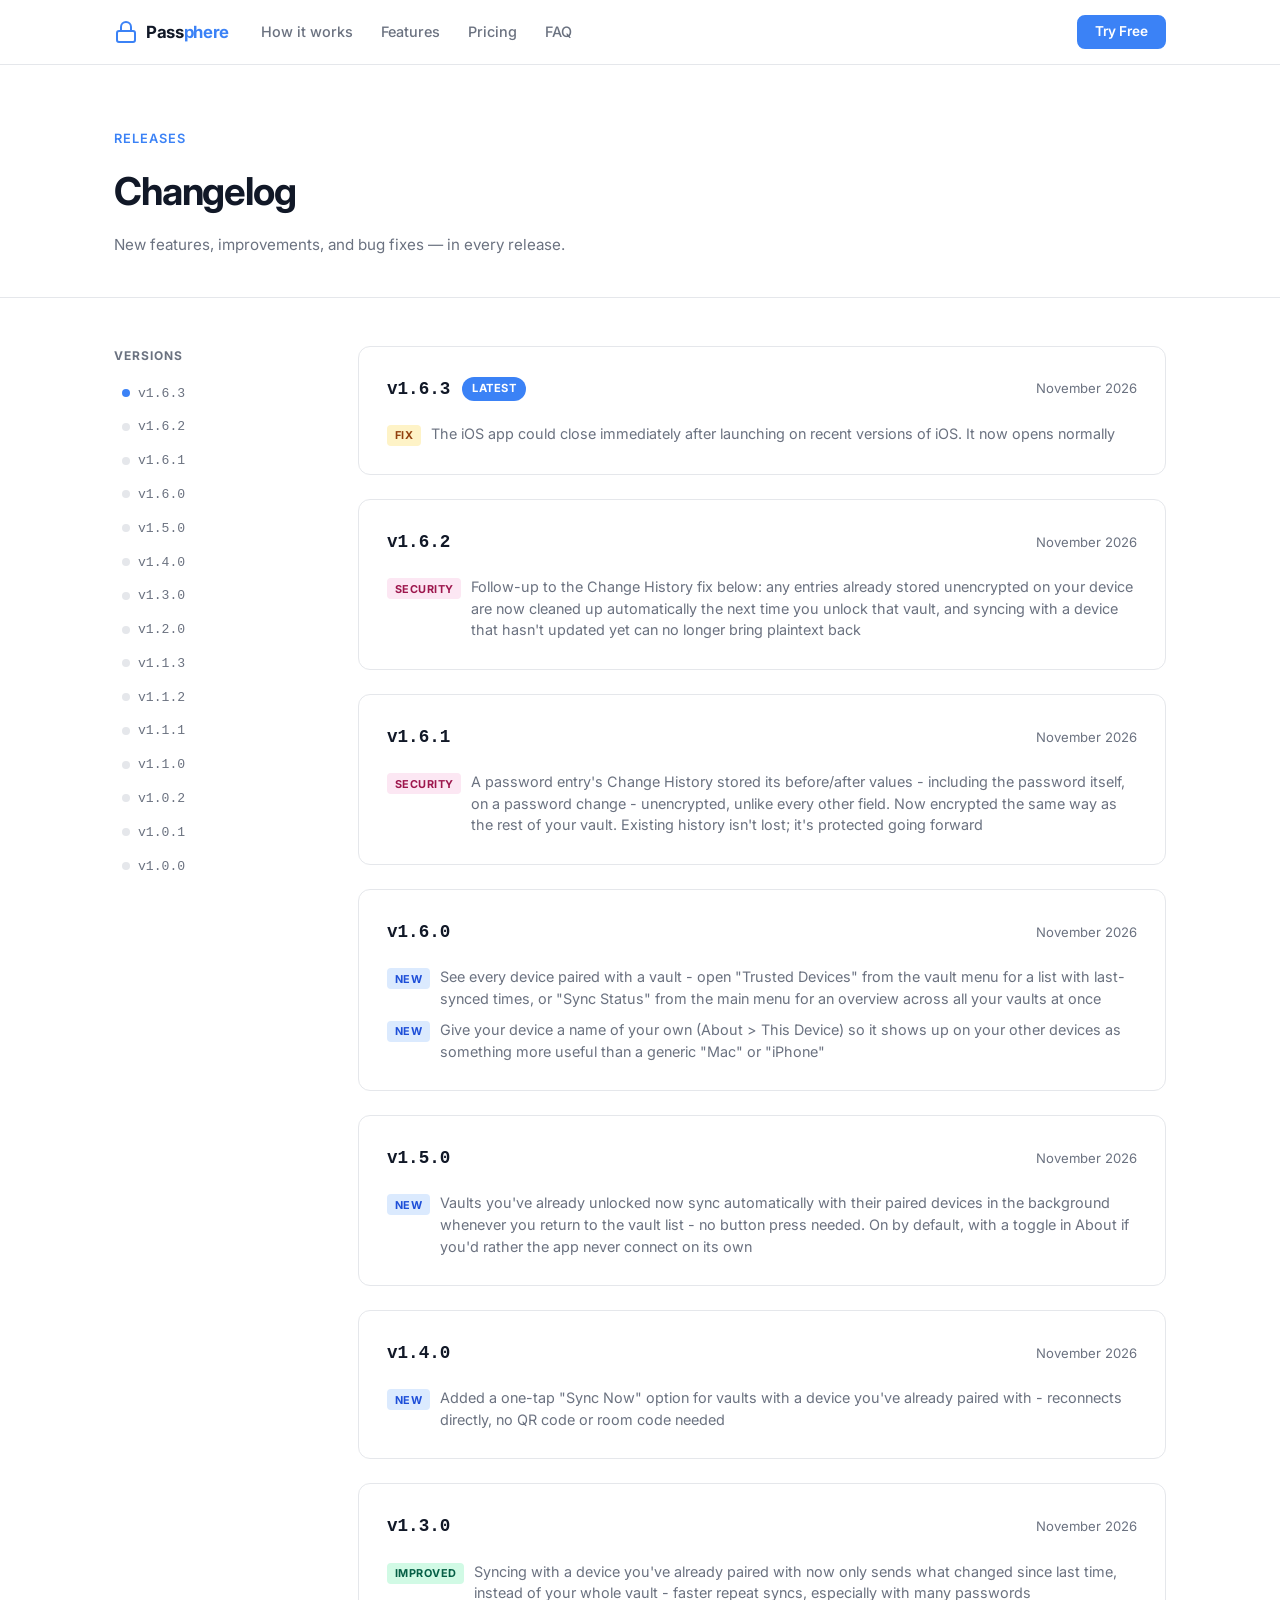
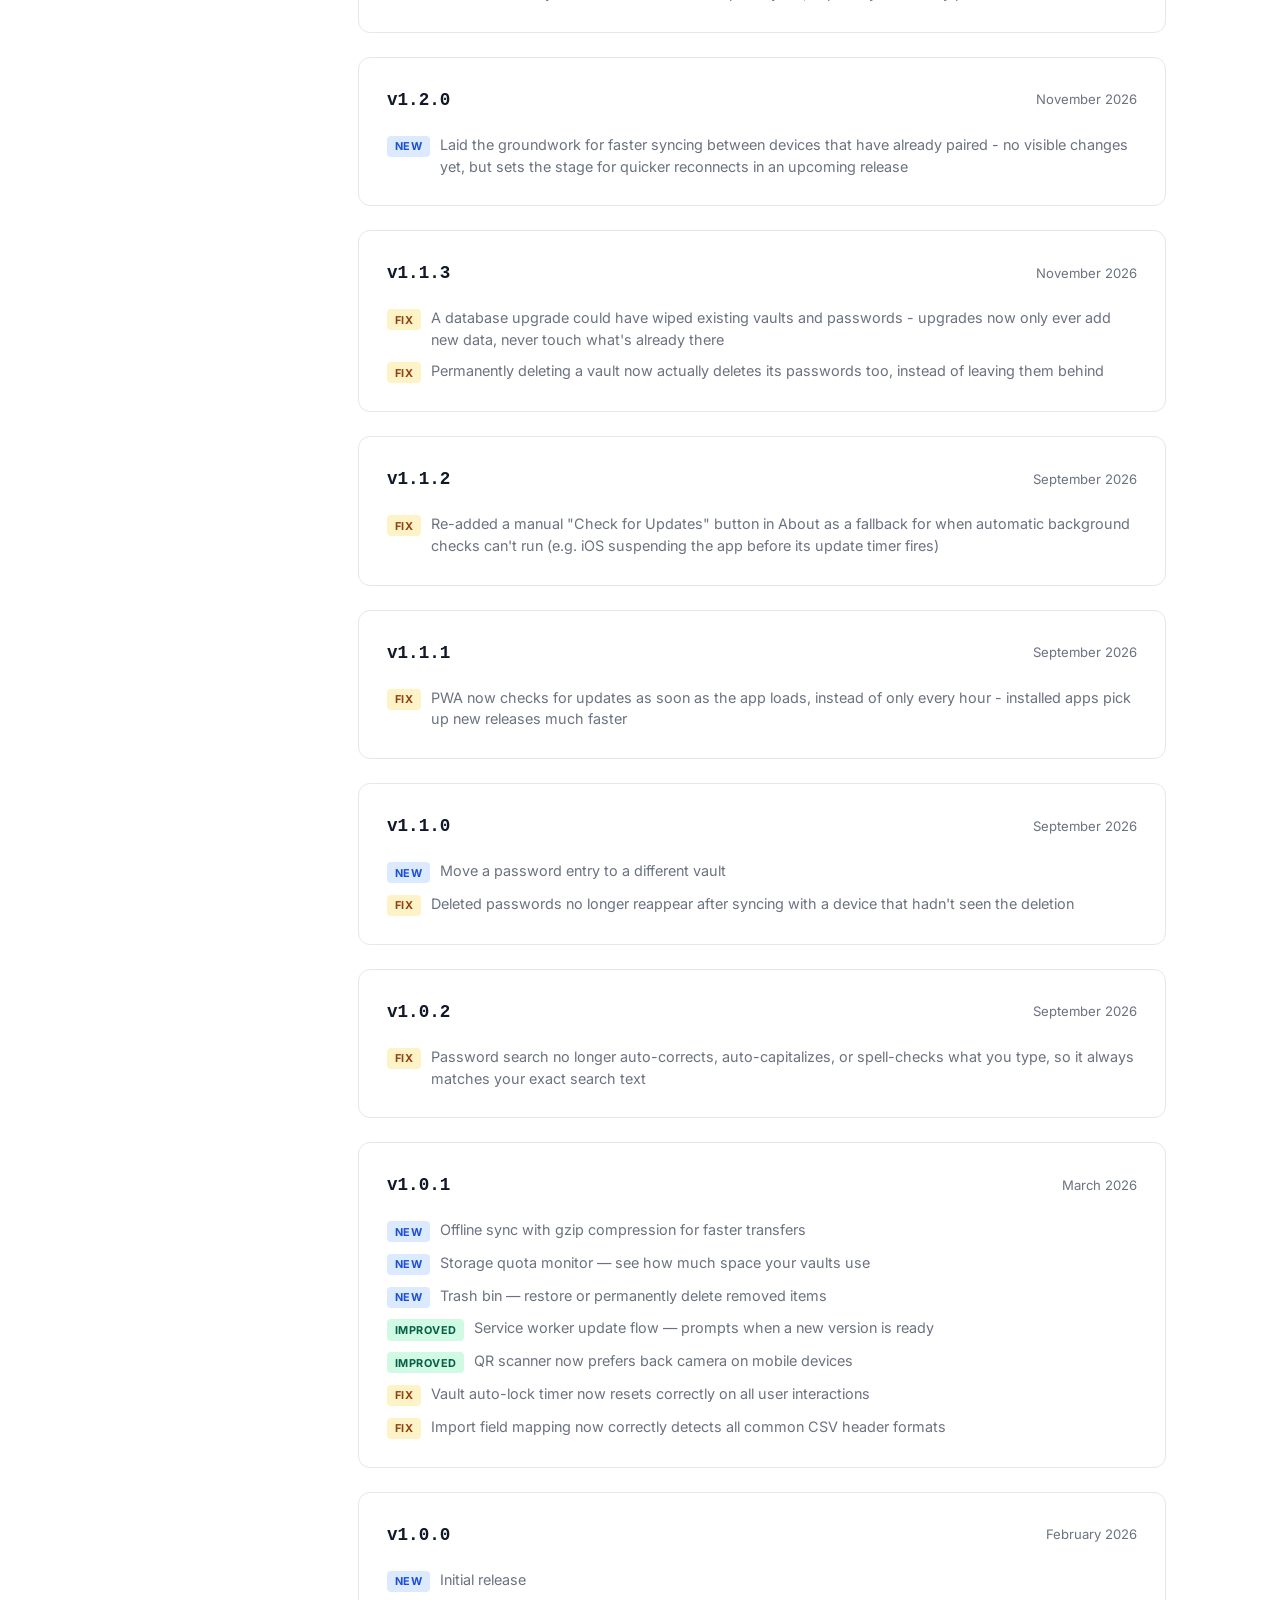
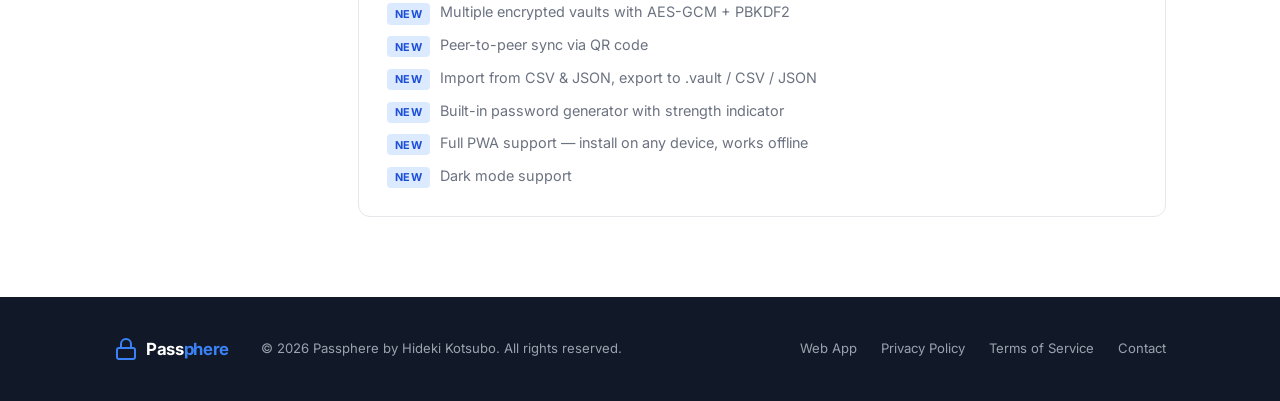
<file: changelog.html>
<!DOCTYPE html>
<html lang="en">
<head>
  <meta charset="UTF-8" />
  <meta name="viewport" content="width=device-width, initial-scale=1.0" />
  <title>Changelog — Passphere</title>
  <meta name="description" content="Passphere release history — new features, improvements, and bug fixes." />
  <link rel="icon" type="image/png" href="favicon.png" />
  <link rel="apple-touch-icon" href="icon-192.png" />
  <link rel="preconnect" href="https://fonts.googleapis.com" />
  <link rel="preconnect" href="https://fonts.gstatic.com" crossorigin />
  <link href="https://fonts.googleapis.com/css2?family=Inter:wght@400;500;600;700&display=swap" rel="stylesheet" />
  <link rel="stylesheet" href="styles.css" />
  <style>
    .cl-hero {
      padding: 4rem 0 2.5rem;
      border-bottom: 1px solid var(--border);
    }
    .cl-hero .cl-label {
      font-size: .8rem;
      font-weight: 600;
      text-transform: uppercase;
      letter-spacing: .08em;
      color: var(--accent);
      margin-bottom: .75rem;
    }
    .cl-hero h1 {
      font-size: clamp(1.75rem, 3vw, 2.5rem);
      font-weight: 700;
      letter-spacing: -.03em;
      margin-bottom: .6rem;
    }
    .cl-hero p {
      font-size: .95rem;
      color: var(--text-muted);
    }

    .cl-body {
      padding: 3rem 0 5rem;
    }
    .cl-layout {
      display: grid;
      grid-template-columns: 180px 1fr;
      gap: 4rem;
      align-items: start;
    }

    /* Sidebar */
    .cl-toc {
      position: sticky;
      top: 80px;
    }
    .cl-toc-title {
      font-size: .75rem;
      font-weight: 700;
      text-transform: uppercase;
      letter-spacing: .08em;
      color: var(--text-muted);
      margin-bottom: .75rem;
    }
    .cl-toc ol {
      list-style: none;
      display: flex;
      flex-direction: column;
      gap: .1rem;
    }
    .cl-toc ol li a {
      display: flex;
      align-items: center;
      gap: .5rem;
      font-size: .82rem;
      color: var(--text-muted);
      padding: .35rem .5rem;
      border-radius: 6px;
      font-family: 'SF Mono', 'Fira Code', monospace;
      transition: color var(--transition), background var(--transition);
    }
    .cl-toc ol li a:hover {
      color: var(--accent);
      background: var(--accent-light);
    }
    .cl-toc-dot {
      width: 8px;
      height: 8px;
      border-radius: 999px;
      background: var(--border);
      flex-shrink: 0;
    }
    .cl-toc-dot--current { background: var(--accent); }

    /* Content */
    .cl-content {
      min-width: 0;
      display: flex;
      flex-direction: column;
      gap: 1.5rem;
    }

    .cl-item {
      background: var(--bg);
      border: 1px solid var(--border);
      border-radius: var(--radius);
      padding: 1.75rem;
      scroll-margin-top: 80px;
    }
    .cl-item-meta {
      display: flex;
      align-items: center;
      gap: .75rem;
      margin-bottom: 1.25rem;
      flex-wrap: wrap;
    }
    .cl-version {
      font-size: 1.1rem;
      font-weight: 700;
      font-family: 'SF Mono', 'Fira Code', monospace;
      color: var(--text);
    }
    .cl-badge {
      font-size: .7rem;
      font-weight: 700;
      padding: .2rem .6rem;
      border-radius: 999px;
      text-transform: uppercase;
      letter-spacing: .05em;
    }
    .cl-badge--current  { background: var(--accent); color: #fff; }
    .cl-date {
      font-size: .82rem;
      color: var(--text-muted);
      margin-left: auto;
    }
    .cl-changes {
      display: flex;
      flex-direction: column;
      gap: .6rem;
    }
    .cl-changes li {
      display: flex;
      align-items: flex-start;
      gap: .6rem;
      font-size: .9rem;
      color: var(--text-muted);
      line-height: 1.5;
    }
    .change-tag {
      display: inline-block;
      font-size: .68rem;
      font-weight: 700;
      padding: .15rem .5rem;
      border-radius: 4px;
      text-transform: uppercase;
      letter-spacing: .04em;
      flex-shrink: 0;
      margin-top: 2px;
    }
    .change-tag--new      { background: #dbeafe; color: #1d4ed8; }
    .change-tag--improved { background: #d1fae5; color: #065f46; }
    .change-tag--fix      { background: #fef3c7; color: #92400e; }
    .change-tag--security { background: #fce7f3; color: #9d174d; }

    @media (max-width: 768px) {
      .cl-layout {
        grid-template-columns: 1fr;
        gap: 2rem;
      }
      .cl-toc { position: static; }
      .cl-hero { padding: 2.5rem 0 2rem; }
      .cl-body { padding: 2rem 0 3.5rem; }
      .cl-item { padding: 1.25rem; }
    }
  </style>
</head>
<body>

  <!-- ===== NAVBAR ===== -->
  <header class="navbar">
    <div class="container navbar-inner">
      <a href="index.html" class="logo" aria-label="Passphere home">
        <svg class="logo-icon" xmlns="http://www.w3.org/2000/svg" viewBox="0 0 24 24" fill="none" stroke="currentColor" stroke-width="2" stroke-linecap="round" stroke-linejoin="round" aria-hidden="true">
          <rect x="3" y="11" width="18" height="11" rx="2" ry="2"></rect>
          <path d="M7 11V7a5 5 0 0 1 10 0v4"></path>
        </svg>
        <span class="logo-text"><span class="logo-pass">Pass</span><span class="logo-sphere">phere</span></span>
      </a>
      <nav class="nav-links" aria-label="Main navigation">
        <a href="index.html#how-it-works">How it works</a>
        <a href="index.html#features">Features</a>
        <a href="index.html#pricing">Pricing</a>
        <a href="index.html#faq">FAQ</a>
      </nav>
      <a href="https://passphere.app" class="btn btn-primary btn-sm" target="_blank" rel="noopener">Try Free</a>
    </div>
  </header>

  <main>
    <div class="cl-hero">
      <div class="container">
        <p class="cl-label">Releases</p>
        <h1>Changelog</h1>
        <p>New features, improvements, and bug fixes — in every release.</p>
      </div>
    </div>

    <div class="cl-body">
      <div class="container">
        <div class="cl-layout">

          <!-- Sidebar TOC -->
          <aside class="cl-toc" aria-label="Version index">
            <p class="cl-toc-title">Versions</p>
            <ol>
              <li>
                <a href="#v1-6-3">
                  <span class="cl-toc-dot cl-toc-dot--current"></span>
                  v1.6.3
                </a>
              </li>
              <li>
                <a href="#v1-6-2">
                  <span class="cl-toc-dot"></span>
                  v1.6.2
                </a>
              </li>
              <li>
                <a href="#v1-6-1">
                  <span class="cl-toc-dot"></span>
                  v1.6.1
                </a>
              </li>
              <li>
                <a href="#v1-6-0">
                  <span class="cl-toc-dot"></span>
                  v1.6.0
                </a>
              </li>
              <li>
                <a href="#v1-5-0">
                  <span class="cl-toc-dot"></span>
                  v1.5.0
                </a>
              </li>
              <li>
                <a href="#v1-4-0">
                  <span class="cl-toc-dot"></span>
                  v1.4.0
                </a>
              </li>
              <li>
                <a href="#v1-3-0">
                  <span class="cl-toc-dot"></span>
                  v1.3.0
                </a>
              </li>
              <li>
                <a href="#v1-2-0">
                  <span class="cl-toc-dot"></span>
                  v1.2.0
                </a>
              </li>
              <li>
                <a href="#v1-1-3">
                  <span class="cl-toc-dot"></span>
                  v1.1.3
                </a>
              </li>
              <li>
                <a href="#v1-1-2">
                  <span class="cl-toc-dot"></span>
                  v1.1.2
                </a>
              </li>
              <li>
                <a href="#v1-1-1">
                  <span class="cl-toc-dot"></span>
                  v1.1.1
                </a>
              </li>
              <li>
                <a href="#v1-1-0">
                  <span class="cl-toc-dot"></span>
                  v1.1.0
                </a>
              </li>
              <li>
                <a href="#v1-0-2">
                  <span class="cl-toc-dot"></span>
                  v1.0.2
                </a>
              </li>
              <li>
                <a href="#v1-0-1">
                  <span class="cl-toc-dot"></span>
                  v1.0.1
                </a>
              </li>
              <li>
                <a href="#v1-0-0">
                  <span class="cl-toc-dot"></span>
                  v1.0.0
                </a>
              </li>
            </ol>
          </aside>

          <!-- Entries -->
          <div class="cl-content">

            <div class="cl-item" id="v1-6-3">
              <div class="cl-item-meta">
                <span class="cl-version">v1.6.3</span>
                <span class="cl-badge cl-badge--current">Latest</span>
                <span class="cl-date">November 2026</span>
              </div>
              <ul class="cl-changes">
                <li><span class="change-tag change-tag--fix">Fix</span> The iOS app could close immediately after launching on recent versions of iOS. It now opens normally</li>
              </ul>
            </div>

            <div class="cl-item" id="v1-6-2">
              <div class="cl-item-meta">
                <span class="cl-version">v1.6.2</span>
                <span class="cl-date">November 2026</span>
              </div>
              <ul class="cl-changes">
                <li><span class="change-tag change-tag--security">Security</span> Follow-up to the Change History fix below: any entries already stored unencrypted on your device are now cleaned up automatically the next time you unlock that vault, and syncing with a device that hasn't updated yet can no longer bring plaintext back</li>
              </ul>
            </div>

            <div class="cl-item" id="v1-6-1">
              <div class="cl-item-meta">
                <span class="cl-version">v1.6.1</span>
                <span class="cl-date">November 2026</span>
              </div>
              <ul class="cl-changes">
                <li><span class="change-tag change-tag--security">Security</span> A password entry's Change History stored its before/after values - including the password itself, on a password change - unencrypted, unlike every other field. Now encrypted the same way as the rest of your vault. Existing history isn't lost; it's protected going forward</li>
              </ul>
            </div>

            <div class="cl-item" id="v1-6-0">
              <div class="cl-item-meta">
                <span class="cl-version">v1.6.0</span>
                <span class="cl-date">November 2026</span>
              </div>
              <ul class="cl-changes">
                <li><span class="change-tag change-tag--new">New</span> See every device paired with a vault - open "Trusted Devices" from the vault menu for a list with last-synced times, or "Sync Status" from the main menu for an overview across all your vaults at once</li>
                <li><span class="change-tag change-tag--new">New</span> Give your device a name of your own (About > This Device) so it shows up on your other devices as something more useful than a generic "Mac" or "iPhone"</li>
              </ul>
            </div>

            <div class="cl-item" id="v1-5-0">
              <div class="cl-item-meta">
                <span class="cl-version">v1.5.0</span>
                <span class="cl-date">November 2026</span>
              </div>
              <ul class="cl-changes">
                <li><span class="change-tag change-tag--new">New</span> Vaults you've already unlocked now sync automatically with their paired devices in the background whenever you return to the vault list - no button press needed. On by default, with a toggle in About if you'd rather the app never connect on its own</li>
              </ul>
            </div>

            <div class="cl-item" id="v1-4-0">
              <div class="cl-item-meta">
                <span class="cl-version">v1.4.0</span>
                <span class="cl-date">November 2026</span>
              </div>
              <ul class="cl-changes">
                <li><span class="change-tag change-tag--new">New</span> Added a one-tap "Sync Now" option for vaults with a device you've already paired with - reconnects directly, no QR code or room code needed</li>
              </ul>
            </div>

            <div class="cl-item" id="v1-3-0">
              <div class="cl-item-meta">
                <span class="cl-version">v1.3.0</span>
                <span class="cl-date">November 2026</span>
              </div>
              <ul class="cl-changes">
                <li><span class="change-tag change-tag--improved">Improved</span> Syncing with a device you've already paired with now only sends what changed since last time, instead of your whole vault - faster repeat syncs, especially with many passwords</li>
              </ul>
            </div>

            <div class="cl-item" id="v1-2-0">
              <div class="cl-item-meta">
                <span class="cl-version">v1.2.0</span>
                <span class="cl-date">November 2026</span>
              </div>
              <ul class="cl-changes">
                <li><span class="change-tag change-tag--new">New</span> Laid the groundwork for faster syncing between devices that have already paired - no visible changes yet, but sets the stage for quicker reconnects in an upcoming release</li>
              </ul>
            </div>

            <div class="cl-item" id="v1-1-3">
              <div class="cl-item-meta">
                <span class="cl-version">v1.1.3</span>
                <span class="cl-date">November 2026</span>
              </div>
              <ul class="cl-changes">
                <li><span class="change-tag change-tag--fix">Fix</span> A database upgrade could have wiped existing vaults and passwords - upgrades now only ever add new data, never touch what's already there</li>
                <li><span class="change-tag change-tag--fix">Fix</span> Permanently deleting a vault now actually deletes its passwords too, instead of leaving them behind</li>
              </ul>
            </div>

            <div class="cl-item" id="v1-1-2">
              <div class="cl-item-meta">
                <span class="cl-version">v1.1.2</span>
                <span class="cl-date">September 2026</span>
              </div>
              <ul class="cl-changes">
                <li><span class="change-tag change-tag--fix">Fix</span> Re-added a manual "Check for Updates" button in About as a fallback for when automatic background checks can't run (e.g. iOS suspending the app before its update timer fires)</li>
              </ul>
            </div>

            <div class="cl-item" id="v1-1-1">
              <div class="cl-item-meta">
                <span class="cl-version">v1.1.1</span>
                <span class="cl-date">September 2026</span>
              </div>
              <ul class="cl-changes">
                <li><span class="change-tag change-tag--fix">Fix</span> PWA now checks for updates as soon as the app loads, instead of only every hour - installed apps pick up new releases much faster</li>
              </ul>
            </div>

            <div class="cl-item" id="v1-1-0">
              <div class="cl-item-meta">
                <span class="cl-version">v1.1.0</span>
                <span class="cl-date">September 2026</span>
              </div>
              <ul class="cl-changes">
                <li><span class="change-tag change-tag--new">New</span> Move a password entry to a different vault</li>
                <li><span class="change-tag change-tag--fix">Fix</span> Deleted passwords no longer reappear after syncing with a device that hadn't seen the deletion</li>
              </ul>
            </div>

            <div class="cl-item" id="v1-0-2">
              <div class="cl-item-meta">
                <span class="cl-version">v1.0.2</span>
                <span class="cl-date">September 2026</span>
              </div>
              <ul class="cl-changes">
                <li><span class="change-tag change-tag--fix">Fix</span> Password search no longer auto-corrects, auto-capitalizes, or spell-checks what you type, so it always matches your exact search text</li>
              </ul>
            </div>

            <div class="cl-item" id="v1-0-1">
              <div class="cl-item-meta">
                <span class="cl-version">v1.0.1</span>
                <span class="cl-date">March 2026</span>
              </div>
              <ul class="cl-changes">
                <li><span class="change-tag change-tag--new">New</span> Offline sync with gzip compression for faster transfers</li>
                <li><span class="change-tag change-tag--new">New</span> Storage quota monitor — see how much space your vaults use</li>
                <li><span class="change-tag change-tag--new">New</span> Trash bin — restore or permanently delete removed items</li>
                <li><span class="change-tag change-tag--improved">Improved</span> Service worker update flow — prompts when a new version is ready</li>
                <li><span class="change-tag change-tag--improved">Improved</span> QR scanner now prefers back camera on mobile devices</li>
                <li><span class="change-tag change-tag--fix">Fix</span> Vault auto-lock timer now resets correctly on all user interactions</li>
                <li><span class="change-tag change-tag--fix">Fix</span> Import field mapping now correctly detects all common CSV header formats</li>
              </ul>
            </div>

            <div class="cl-item" id="v1-0-0">
              <div class="cl-item-meta">
                <span class="cl-version">v1.0.0</span>
                <span class="cl-date">February 2026</span>
              </div>
              <ul class="cl-changes">
                <li><span class="change-tag change-tag--new">New</span> Initial release</li>
                <li><span class="change-tag change-tag--new">New</span> Multiple encrypted vaults with AES-GCM + PBKDF2</li>
                <li><span class="change-tag change-tag--new">New</span> Peer-to-peer sync via QR code</li>
                <li><span class="change-tag change-tag--new">New</span> Import from CSV &amp; JSON, export to .vault / CSV / JSON</li>
                <li><span class="change-tag change-tag--new">New</span> Built-in password generator with strength indicator</li>
                <li><span class="change-tag change-tag--new">New</span> Full PWA support — install on any device, works offline</li>
                <li><span class="change-tag change-tag--new">New</span> Dark mode support</li>
              </ul>
            </div>

          </div>
        </div>
      </div>
    </div>
  </main>

  <!-- ===== FOOTER ===== -->
  <footer class="footer">
    <div class="container footer-inner">
      <a href="index.html" class="logo logo--footer" aria-label="Passphere home">
        <svg class="logo-icon" xmlns="http://www.w3.org/2000/svg" viewBox="0 0 24 24" fill="none" stroke="currentColor" stroke-width="2" stroke-linecap="round" stroke-linejoin="round" aria-hidden="true"><rect x="3" y="11" width="18" height="11" rx="2" ry="2"/><path d="M7 11V7a5 5 0 0 1 10 0v4"/></svg>
        <span class="logo-text"><span class="logo-pass">Pass</span><span class="logo-sphere">phere</span></span>
      </a>
      <p class="footer-copy">&copy; <span id="copyright-year"></span> Passphere by Hideki Kotsubo. All rights reserved.</p>
      <nav class="footer-links" aria-label="Footer navigation">
        <a href="https://passphere.app" target="_blank" rel="noopener">Web App</a>
        <a href="privacy.html">Privacy Policy</a>
        <a href="terms.html">Terms of Service</a>
        <a href="#">Contact</a>
      </nav>
    </div>
  </footer>

  <script>
    document.getElementById('copyright-year').textContent = new Date().getFullYear();
  </script>
</body>
</html>
</file>
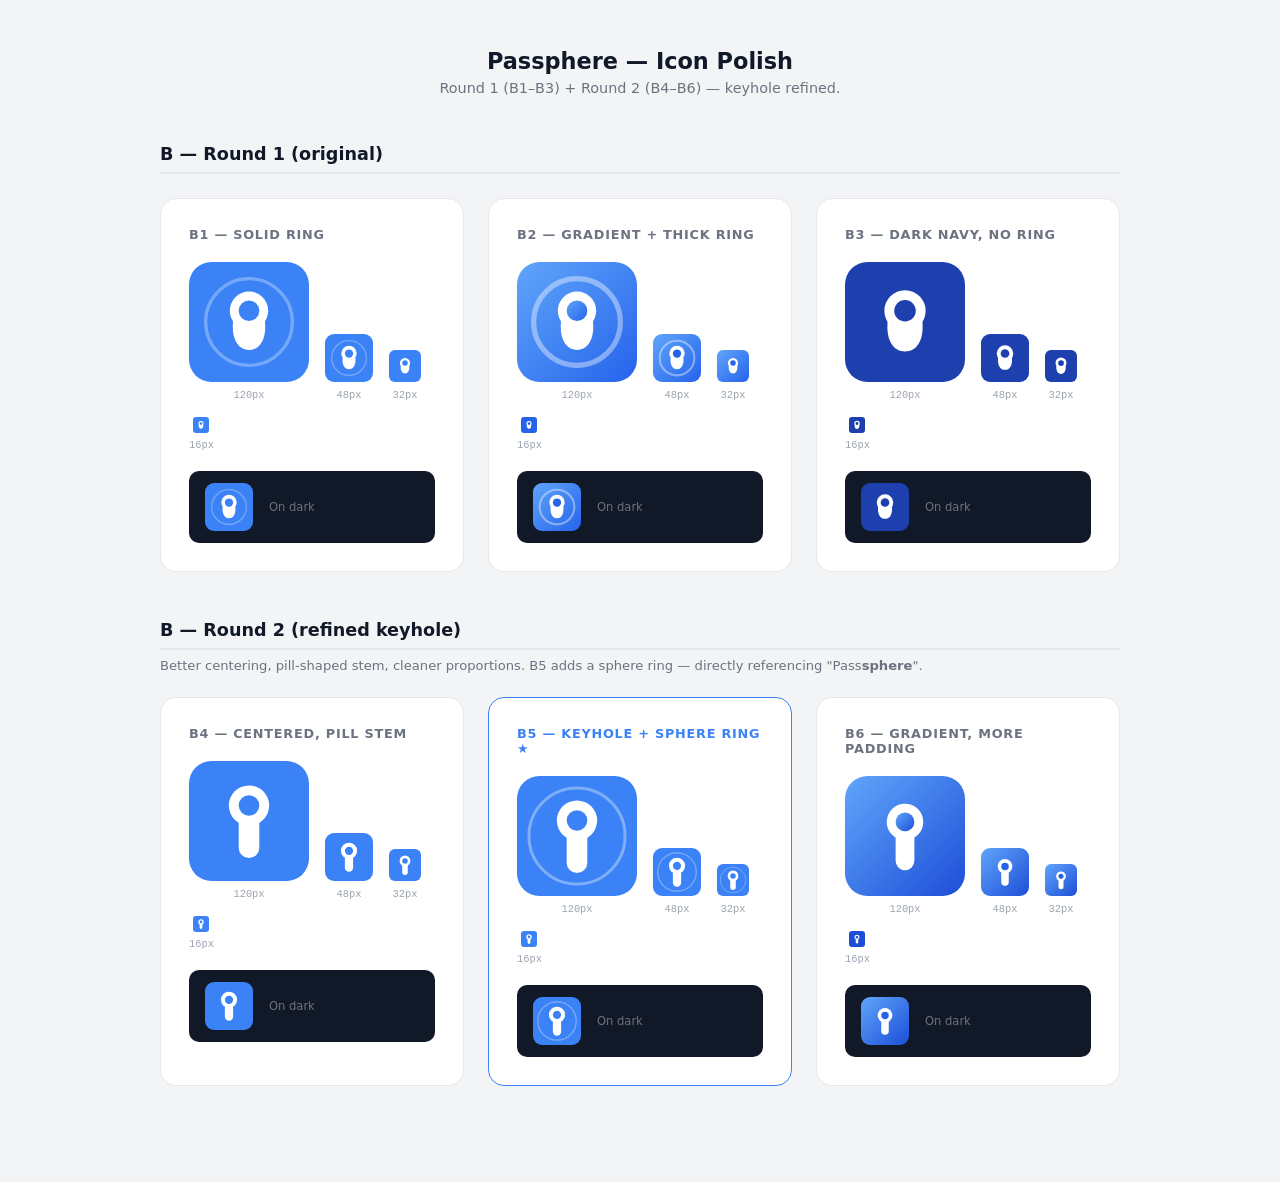
<file: icon-preview.html>
<!DOCTYPE html>
<html lang="en">
<head>
  <meta charset="UTF-8" />
  <meta name="viewport" content="width=device-width, initial-scale=1.0" />
  <title>Icon Polish — Passphere</title>
  <style>
    * { box-sizing: border-box; margin: 0; padding: 0; }
    body {
      font-family: system-ui, -apple-system, sans-serif;
      background: #f3f4f6;
      padding: 3rem 1.5rem;
      color: #111827;
    }
    h1 { text-align: center; font-size: 1.4rem; font-weight: 700; margin-bottom: .4rem; }
    .subtitle { text-align: center; font-size: .9rem; color: #6b7280; margin-bottom: 3rem; }

    .section-title {
      font-size: 1.1rem;
      font-weight: 700;
      margin-bottom: 1.5rem;
      padding-bottom: .5rem;
      border-bottom: 2px solid #e5e7eb;
    }
    .section { max-width: 960px; margin: 0 auto 3rem; }

    .variants {
      display: grid;
      grid-template-columns: repeat(3, 1fr);
      gap: 1.5rem;
    }
    .variant {
      background: #fff;
      border-radius: 16px;
      padding: 1.75rem;
      border: 1px solid #e5e7eb;
    }
    .variant-name {
      font-size: .8rem;
      font-weight: 700;
      text-transform: uppercase;
      letter-spacing: .06em;
      color: #6b7280;
      margin-bottom: 1.25rem;
    }
    .sizes {
      display: flex;
      align-items: flex-end;
      gap: 1rem;
      flex-wrap: wrap;
      margin-bottom: 1.25rem;
    }
    .size-item { display: flex; flex-direction: column; align-items: center; gap: .4rem; }
    .size-label { font-size: .65rem; color: #9ca3af; font-family: monospace; }
    .on-dark {
      background: #111827;
      border-radius: 10px;
      padding: .75rem 1rem;
      display: flex;
      gap: 1rem;
      align-items: center;
    }
    .on-dark-label { font-size: .72rem; color: #6b7280; }
  </style>
</head>
<body>

  <h1>Passphere — Icon Polish</h1>
  <p class="subtitle">Round 1 (B1–B3) + Round 2 (B4–B6) — keyhole refined.</p>

  <!-- ================================
       OPTION B — Keyhole in Circle
       ================================ -->
  <div class="section">
    <div class="section-title">B — Round 1 (original)</div>
    <div class="variants">

      <!-- B1: Classic, solid ring -->
      <div class="variant">
        <div class="variant-name">B1 — Solid ring</div>
        <div class="sizes">
          <div class="size-item">
            <svg xmlns="http://www.w3.org/2000/svg" viewBox="0 0 512 512" width="120" height="120">
              <defs>
                <clipPath id="b1clip">
                  <rect width="512" height="512" rx="96"/>
                </clipPath>
              </defs>
              <rect width="512" height="512" fill="#3b82f6" rx="96"/>
              <!-- Outer ring -->
              <circle cx="256" cy="256" r="185" fill="none" stroke="rgba(255,255,255,0.3)" stroke-width="14"/>
              <!-- Keyhole: merged white shape -->
              <circle cx="256" cy="208" r="82" fill="#fff"/>
              <path d="M 188 252 C 180 330 210 375 256 375 C 302 375 332 330 324 252 Z" fill="#fff"/>
              <!-- Keyhole inner cutout -->
              <circle cx="256" cy="208" r="44" fill="#3b82f6"/>
            </svg>
            <span class="size-label">120px</span>
          </div>
          <div class="size-item">
            <svg xmlns="http://www.w3.org/2000/svg" viewBox="0 0 512 512" width="48" height="48">
              <rect width="512" height="512" fill="#3b82f6" rx="96"/>
              <circle cx="256" cy="256" r="185" fill="none" stroke="rgba(255,255,255,0.3)" stroke-width="14"/>
              <circle cx="256" cy="208" r="82" fill="#fff"/>
              <path d="M 188 252 C 180 330 210 375 256 375 C 302 375 332 330 324 252 Z" fill="#fff"/>
              <circle cx="256" cy="208" r="44" fill="#3b82f6"/>
            </svg>
            <span class="size-label">48px</span>
          </div>
          <div class="size-item">
            <svg xmlns="http://www.w3.org/2000/svg" viewBox="0 0 512 512" width="32" height="32">
              <rect width="512" height="512" fill="#3b82f6" rx="96"/>
              <circle cx="256" cy="208" r="82" fill="#fff"/>
              <path d="M 188 252 C 180 330 210 375 256 375 C 302 375 332 330 324 252 Z" fill="#fff"/>
              <circle cx="256" cy="208" r="44" fill="#3b82f6"/>
            </svg>
            <span class="size-label">32px</span>
          </div>
          <div class="size-item">
            <svg xmlns="http://www.w3.org/2000/svg" viewBox="0 0 512 512" width="16" height="16">
              <rect width="512" height="512" fill="#3b82f6" rx="96"/>
              <circle cx="256" cy="208" r="82" fill="#fff"/>
              <path d="M 188 252 C 180 330 210 375 256 375 C 302 375 332 330 324 252 Z" fill="#fff"/>
              <circle cx="256" cy="208" r="44" fill="#3b82f6"/>
            </svg>
            <span class="size-label">16px</span>
          </div>
        </div>
        <div class="on-dark">
          <svg xmlns="http://www.w3.org/2000/svg" viewBox="0 0 512 512" width="48" height="48">
            <rect width="512" height="512" fill="#3b82f6" rx="96"/>
            <circle cx="256" cy="256" r="185" fill="none" stroke="rgba(255,255,255,0.3)" stroke-width="14"/>
            <circle cx="256" cy="208" r="82" fill="#fff"/>
            <path d="M 188 252 C 180 330 210 375 256 375 C 302 375 332 330 324 252 Z" fill="#fff"/>
            <circle cx="256" cy="208" r="44" fill="#3b82f6"/>
          </svg>
          <span class="on-dark-label">On dark</span>
        </div>
      </div>

      <!-- B2: Gradient background, thicker ring -->
      <div class="variant">
        <div class="variant-name">B2 — Gradient + thick ring</div>
        <div class="sizes">
          <div class="size-item">
            <svg xmlns="http://www.w3.org/2000/svg" viewBox="0 0 512 512" width="120" height="120">
              <defs>
                <linearGradient id="b2bg" x1="0%" y1="0%" x2="100%" y2="100%">
                  <stop offset="0%" stop-color="#60a5fa"/>
                  <stop offset="100%" stop-color="#2563eb"/>
                </linearGradient>
              </defs>
              <rect width="512" height="512" fill="url(#b2bg)" rx="96"/>
              <!-- Thick outer ring -->
              <circle cx="256" cy="256" r="185" fill="none" stroke="rgba(255,255,255,0.4)" stroke-width="22"/>
              <!-- Keyhole -->
              <circle cx="256" cy="208" r="82" fill="#fff"/>
              <path d="M 188 252 C 180 330 210 375 256 375 C 302 375 332 330 324 252 Z" fill="#fff"/>
              <circle cx="256" cy="208" r="44" fill="url(#b2bg)"/>
            </svg>
            <span class="size-label">120px</span>
          </div>
          <div class="size-item">
            <svg xmlns="http://www.w3.org/2000/svg" viewBox="0 0 512 512" width="48" height="48">
              <defs>
                <linearGradient id="b2bg2" x1="0%" y1="0%" x2="100%" y2="100%">
                  <stop offset="0%" stop-color="#60a5fa"/>
                  <stop offset="100%" stop-color="#2563eb"/>
                </linearGradient>
              </defs>
              <rect width="512" height="512" fill="url(#b2bg2)" rx="96"/>
              <circle cx="256" cy="256" r="185" fill="none" stroke="rgba(255,255,255,0.4)" stroke-width="22"/>
              <circle cx="256" cy="208" r="82" fill="#fff"/>
              <path d="M 188 252 C 180 330 210 375 256 375 C 302 375 332 330 324 252 Z" fill="#fff"/>
              <circle cx="256" cy="208" r="44" fill="#2563eb"/>
            </svg>
            <span class="size-label">48px</span>
          </div>
          <div class="size-item">
            <svg xmlns="http://www.w3.org/2000/svg" viewBox="0 0 512 512" width="32" height="32">
              <defs>
                <linearGradient id="b2bg3" x1="0%" y1="0%" x2="100%" y2="100%">
                  <stop offset="0%" stop-color="#60a5fa"/>
                  <stop offset="100%" stop-color="#2563eb"/>
                </linearGradient>
              </defs>
              <rect width="512" height="512" fill="url(#b2bg3)" rx="96"/>
              <circle cx="256" cy="208" r="82" fill="#fff"/>
              <path d="M 188 252 C 180 330 210 375 256 375 C 302 375 332 330 324 252 Z" fill="#fff"/>
              <circle cx="256" cy="208" r="44" fill="#2563eb"/>
            </svg>
            <span class="size-label">32px</span>
          </div>
          <div class="size-item">
            <svg xmlns="http://www.w3.org/2000/svg" viewBox="0 0 512 512" width="16" height="16">
              <rect width="512" height="512" fill="#2563eb" rx="96"/>
              <circle cx="256" cy="208" r="82" fill="#fff"/>
              <path d="M 188 252 C 180 330 210 375 256 375 C 302 375 332 330 324 252 Z" fill="#fff"/>
              <circle cx="256" cy="208" r="44" fill="#2563eb"/>
            </svg>
            <span class="size-label">16px</span>
          </div>
        </div>
        <div class="on-dark">
          <svg xmlns="http://www.w3.org/2000/svg" viewBox="0 0 512 512" width="48" height="48">
            <defs>
              <linearGradient id="b2bgd" x1="0%" y1="0%" x2="100%" y2="100%">
                <stop offset="0%" stop-color="#60a5fa"/>
                <stop offset="100%" stop-color="#2563eb"/>
              </linearGradient>
            </defs>
            <rect width="512" height="512" fill="url(#b2bgd)" rx="96"/>
            <circle cx="256" cy="256" r="185" fill="none" stroke="rgba(255,255,255,0.4)" stroke-width="22"/>
            <circle cx="256" cy="208" r="82" fill="#fff"/>
            <path d="M 188 252 C 180 330 210 375 256 375 C 302 375 332 330 324 252 Z" fill="#fff"/>
            <circle cx="256" cy="208" r="44" fill="#2563eb"/>
          </svg>
          <span class="on-dark-label">On dark</span>
        </div>
      </div>

      <!-- B3: Dark navy, no ring, centered -->
      <div class="variant">
        <div class="variant-name">B3 — Dark navy, no ring</div>
        <div class="sizes">
          <div class="size-item">
            <svg xmlns="http://www.w3.org/2000/svg" viewBox="0 0 512 512" width="120" height="120">
              <rect width="512" height="512" fill="#1e40af" rx="96"/>
              <!-- Keyhole centered -->
              <circle cx="256" cy="208" r="88" fill="#fff"/>
              <path d="M 182 252 C 174 338 208 382 256 382 C 304 382 338 338 330 252 Z" fill="#fff"/>
              <circle cx="256" cy="208" r="46" fill="#1e40af"/>
            </svg>
            <span class="size-label">120px</span>
          </div>
          <div class="size-item">
            <svg xmlns="http://www.w3.org/2000/svg" viewBox="0 0 512 512" width="48" height="48">
              <rect width="512" height="512" fill="#1e40af" rx="96"/>
              <circle cx="256" cy="208" r="88" fill="#fff"/>
              <path d="M 182 252 C 174 338 208 382 256 382 C 304 382 338 338 330 252 Z" fill="#fff"/>
              <circle cx="256" cy="208" r="46" fill="#1e40af"/>
            </svg>
            <span class="size-label">48px</span>
          </div>
          <div class="size-item">
            <svg xmlns="http://www.w3.org/2000/svg" viewBox="0 0 512 512" width="32" height="32">
              <rect width="512" height="512" fill="#1e40af" rx="96"/>
              <circle cx="256" cy="208" r="88" fill="#fff"/>
              <path d="M 182 252 C 174 338 208 382 256 382 C 304 382 338 338 330 252 Z" fill="#fff"/>
              <circle cx="256" cy="208" r="46" fill="#1e40af"/>
            </svg>
            <span class="size-label">32px</span>
          </div>
          <div class="size-item">
            <svg xmlns="http://www.w3.org/2000/svg" viewBox="0 0 512 512" width="16" height="16">
              <rect width="512" height="512" fill="#1e40af" rx="96"/>
              <circle cx="256" cy="208" r="88" fill="#fff"/>
              <path d="M 182 252 C 174 338 208 382 256 382 C 304 382 338 338 330 252 Z" fill="#fff"/>
              <circle cx="256" cy="208" r="46" fill="#1e40af"/>
            </svg>
            <span class="size-label">16px</span>
          </div>
        </div>
        <div class="on-dark">
          <svg xmlns="http://www.w3.org/2000/svg" viewBox="0 0 512 512" width="48" height="48">
            <rect width="512" height="512" fill="#1e40af" rx="96"/>
            <circle cx="256" cy="208" r="88" fill="#fff"/>
            <path d="M 182 252 C 174 338 208 382 256 382 C 304 382 338 338 330 252 Z" fill="#fff"/>
            <circle cx="256" cy="208" r="46" fill="#1e40af"/>
          </svg>
          <span class="on-dark-label">On dark</span>
        </div>
      </div>

    </div>
  </div>

  <!-- ================================
       OPTION B — Round 2 (Refined)
       ================================ -->
  <div class="section">
    <div class="section-title">B — Round 2 (refined keyhole)</div>
    <p style="font-size:.82rem;color:#6b7280;margin:-1rem 0 1.5rem;">Better centering, pill-shaped stem, cleaner proportions. B5 adds a sphere ring — directly referencing "Pass<strong>sphere</strong>".</p>
    <div class="variants">

      <!-- B4: Recentered, pill stem, flat blue -->
      <div class="variant">
        <div class="variant-name">B4 — Centered, pill stem</div>
        <div class="sizes">
          <div class="size-item">
            <svg xmlns="http://www.w3.org/2000/svg" viewBox="0 0 512 512" width="120" height="120">
              <rect width="512" height="512" fill="#3b82f6" rx="96"/>
              <!-- Keyhole head -->
              <circle cx="256" cy="190" r="86" fill="#fff"/>
              <!-- Stem: pill shape, overlapping circle bottom for seamless join -->
              <rect x="212" y="218" width="88" height="196" rx="44" fill="#fff"/>
              <!-- Head cutout -->
              <circle cx="256" cy="190" r="44" fill="#3b82f6"/>
            </svg>
            <span class="size-label">120px</span>
          </div>
          <div class="size-item">
            <svg xmlns="http://www.w3.org/2000/svg" viewBox="0 0 512 512" width="48" height="48">
              <rect width="512" height="512" fill="#3b82f6" rx="96"/>
              <circle cx="256" cy="190" r="86" fill="#fff"/>
              <rect x="212" y="218" width="88" height="196" rx="44" fill="#fff"/>
              <circle cx="256" cy="190" r="44" fill="#3b82f6"/>
            </svg>
            <span class="size-label">48px</span>
          </div>
          <div class="size-item">
            <svg xmlns="http://www.w3.org/2000/svg" viewBox="0 0 512 512" width="32" height="32">
              <rect width="512" height="512" fill="#3b82f6" rx="96"/>
              <circle cx="256" cy="190" r="86" fill="#fff"/>
              <rect x="212" y="218" width="88" height="196" rx="44" fill="#fff"/>
              <circle cx="256" cy="190" r="44" fill="#3b82f6"/>
            </svg>
            <span class="size-label">32px</span>
          </div>
          <div class="size-item">
            <svg xmlns="http://www.w3.org/2000/svg" viewBox="0 0 512 512" width="16" height="16">
              <rect width="512" height="512" fill="#3b82f6" rx="96"/>
              <circle cx="256" cy="190" r="86" fill="#fff"/>
              <rect x="212" y="218" width="88" height="196" rx="44" fill="#fff"/>
              <circle cx="256" cy="190" r="44" fill="#3b82f6"/>
            </svg>
            <span class="size-label">16px</span>
          </div>
        </div>
        <div class="on-dark">
          <svg xmlns="http://www.w3.org/2000/svg" viewBox="0 0 512 512" width="48" height="48">
            <rect width="512" height="512" fill="#3b82f6" rx="96"/>
            <circle cx="256" cy="190" r="86" fill="#fff"/>
            <rect x="212" y="218" width="88" height="196" rx="44" fill="#fff"/>
            <circle cx="256" cy="190" r="44" fill="#3b82f6"/>
          </svg>
          <span class="on-dark-label">On dark</span>
        </div>
      </div>

      <!-- B5: Keyhole + orbit ring = "Passphere" -->
      <div class="variant" style="border-color:#3b82f6;">
        <div class="variant-name" style="color:#3b82f6;">B5 — Keyhole + sphere ring ★</div>
        <div class="sizes">
          <div class="size-item">
            <svg xmlns="http://www.w3.org/2000/svg" viewBox="0 0 512 512" width="120" height="120">
              <rect width="512" height="512" fill="#3b82f6" rx="96"/>
              <!-- Sphere ring orbiting the keyhole — the "sphere" in Passphere -->
              <circle cx="256" cy="256" r="205" fill="none" stroke="rgba(255,255,255,0.35)" stroke-width="13"/>
              <!-- Keyhole -->
              <circle cx="256" cy="190" r="86" fill="#fff"/>
              <rect x="212" y="218" width="88" height="196" rx="44" fill="#fff"/>
              <circle cx="256" cy="190" r="44" fill="#3b82f6"/>
            </svg>
            <span class="size-label">120px</span>
          </div>
          <div class="size-item">
            <svg xmlns="http://www.w3.org/2000/svg" viewBox="0 0 512 512" width="48" height="48">
              <rect width="512" height="512" fill="#3b82f6" rx="96"/>
              <circle cx="256" cy="256" r="205" fill="none" stroke="rgba(255,255,255,0.35)" stroke-width="13"/>
              <circle cx="256" cy="190" r="86" fill="#fff"/>
              <rect x="212" y="218" width="88" height="196" rx="44" fill="#fff"/>
              <circle cx="256" cy="190" r="44" fill="#3b82f6"/>
            </svg>
            <span class="size-label">48px</span>
          </div>
          <div class="size-item">
            <svg xmlns="http://www.w3.org/2000/svg" viewBox="0 0 512 512" width="32" height="32">
              <rect width="512" height="512" fill="#3b82f6" rx="96"/>
              <circle cx="256" cy="256" r="205" fill="none" stroke="rgba(255,255,255,0.35)" stroke-width="13"/>
              <circle cx="256" cy="190" r="86" fill="#fff"/>
              <rect x="212" y="218" width="88" height="196" rx="44" fill="#fff"/>
              <circle cx="256" cy="190" r="44" fill="#3b82f6"/>
            </svg>
            <span class="size-label">32px</span>
          </div>
          <div class="size-item">
            <svg xmlns="http://www.w3.org/2000/svg" viewBox="0 0 512 512" width="16" height="16">
              <rect width="512" height="512" fill="#3b82f6" rx="96"/>
              <circle cx="256" cy="190" r="86" fill="#fff"/>
              <rect x="212" y="218" width="88" height="196" rx="44" fill="#fff"/>
              <circle cx="256" cy="190" r="44" fill="#3b82f6"/>
            </svg>
            <span class="size-label">16px</span>
          </div>
        </div>
        <div class="on-dark">
          <svg xmlns="http://www.w3.org/2000/svg" viewBox="0 0 512 512" width="48" height="48">
            <rect width="512" height="512" fill="#3b82f6" rx="96"/>
            <circle cx="256" cy="256" r="205" fill="none" stroke="rgba(255,255,255,0.35)" stroke-width="13"/>
            <circle cx="256" cy="190" r="86" fill="#fff"/>
            <rect x="212" y="218" width="88" height="196" rx="44" fill="#fff"/>
            <circle cx="256" cy="190" r="44" fill="#3b82f6"/>
          </svg>
          <span class="on-dark-label">On dark</span>
        </div>
      </div>

      <!-- B6: Gradient background, generous padding -->
      <div class="variant">
        <div class="variant-name">B6 — Gradient, more padding</div>
        <div class="sizes">
          <div class="size-item">
            <svg xmlns="http://www.w3.org/2000/svg" viewBox="0 0 512 512" width="120" height="120">
              <defs>
                <linearGradient id="b6bg" x1="0%" y1="0%" x2="100%" y2="100%">
                  <stop offset="0%" stop-color="#60a5fa"/>
                  <stop offset="100%" stop-color="#1d4ed8"/>
                </linearGradient>
              </defs>
              <rect width="512" height="512" fill="url(#b6bg)" rx="96"/>
              <!-- Slightly smaller keyhole for more breathing room -->
              <circle cx="256" cy="196" r="78" fill="#fff"/>
              <rect x="216" y="222" width="80" height="180" rx="40" fill="#fff"/>
              <circle cx="256" cy="196" r="40" fill="url(#b6bg)"/>
            </svg>
            <span class="size-label">120px</span>
          </div>
          <div class="size-item">
            <svg xmlns="http://www.w3.org/2000/svg" viewBox="0 0 512 512" width="48" height="48">
              <defs>
                <linearGradient id="b6bg2" x1="0%" y1="0%" x2="100%" y2="100%">
                  <stop offset="0%" stop-color="#60a5fa"/>
                  <stop offset="100%" stop-color="#1d4ed8"/>
                </linearGradient>
              </defs>
              <rect width="512" height="512" fill="url(#b6bg2)" rx="96"/>
              <circle cx="256" cy="196" r="78" fill="#fff"/>
              <rect x="216" y="222" width="80" height="180" rx="40" fill="#fff"/>
              <circle cx="256" cy="196" r="40" fill="#2563eb"/>
            </svg>
            <span class="size-label">48px</span>
          </div>
          <div class="size-item">
            <svg xmlns="http://www.w3.org/2000/svg" viewBox="0 0 512 512" width="32" height="32">
              <defs>
                <linearGradient id="b6bg3" x1="0%" y1="0%" x2="100%" y2="100%">
                  <stop offset="0%" stop-color="#60a5fa"/>
                  <stop offset="100%" stop-color="#1d4ed8"/>
                </linearGradient>
              </defs>
              <rect width="512" height="512" fill="url(#b6bg3)" rx="96"/>
              <circle cx="256" cy="196" r="78" fill="#fff"/>
              <rect x="216" y="222" width="80" height="180" rx="40" fill="#fff"/>
              <circle cx="256" cy="196" r="40" fill="#2563eb"/>
            </svg>
            <span class="size-label">32px</span>
          </div>
          <div class="size-item">
            <svg xmlns="http://www.w3.org/2000/svg" viewBox="0 0 512 512" width="16" height="16">
              <rect width="512" height="512" fill="#1d4ed8" rx="96"/>
              <circle cx="256" cy="196" r="78" fill="#fff"/>
              <rect x="216" y="222" width="80" height="180" rx="40" fill="#fff"/>
              <circle cx="256" cy="196" r="40" fill="#1d4ed8"/>
            </svg>
            <span class="size-label">16px</span>
          </div>
        </div>
        <div class="on-dark">
          <svg xmlns="http://www.w3.org/2000/svg" viewBox="0 0 512 512" width="48" height="48">
            <defs>
              <linearGradient id="b6bgd" x1="0%" y1="0%" x2="100%" y2="100%">
                <stop offset="0%" stop-color="#60a5fa"/>
                <stop offset="100%" stop-color="#1d4ed8"/>
              </linearGradient>
            </defs>
            <rect width="512" height="512" fill="url(#b6bgd)" rx="96"/>
            <circle cx="256" cy="196" r="78" fill="#fff"/>
            <rect x="216" y="222" width="80" height="180" rx="40" fill="#fff"/>
            <circle cx="256" cy="196" r="40" fill="#2563eb"/>
          </svg>
          <span class="on-dark-label">On dark</span>
        </div>
      </div>

    </div>
  </div>

</body>
</html>
</file>
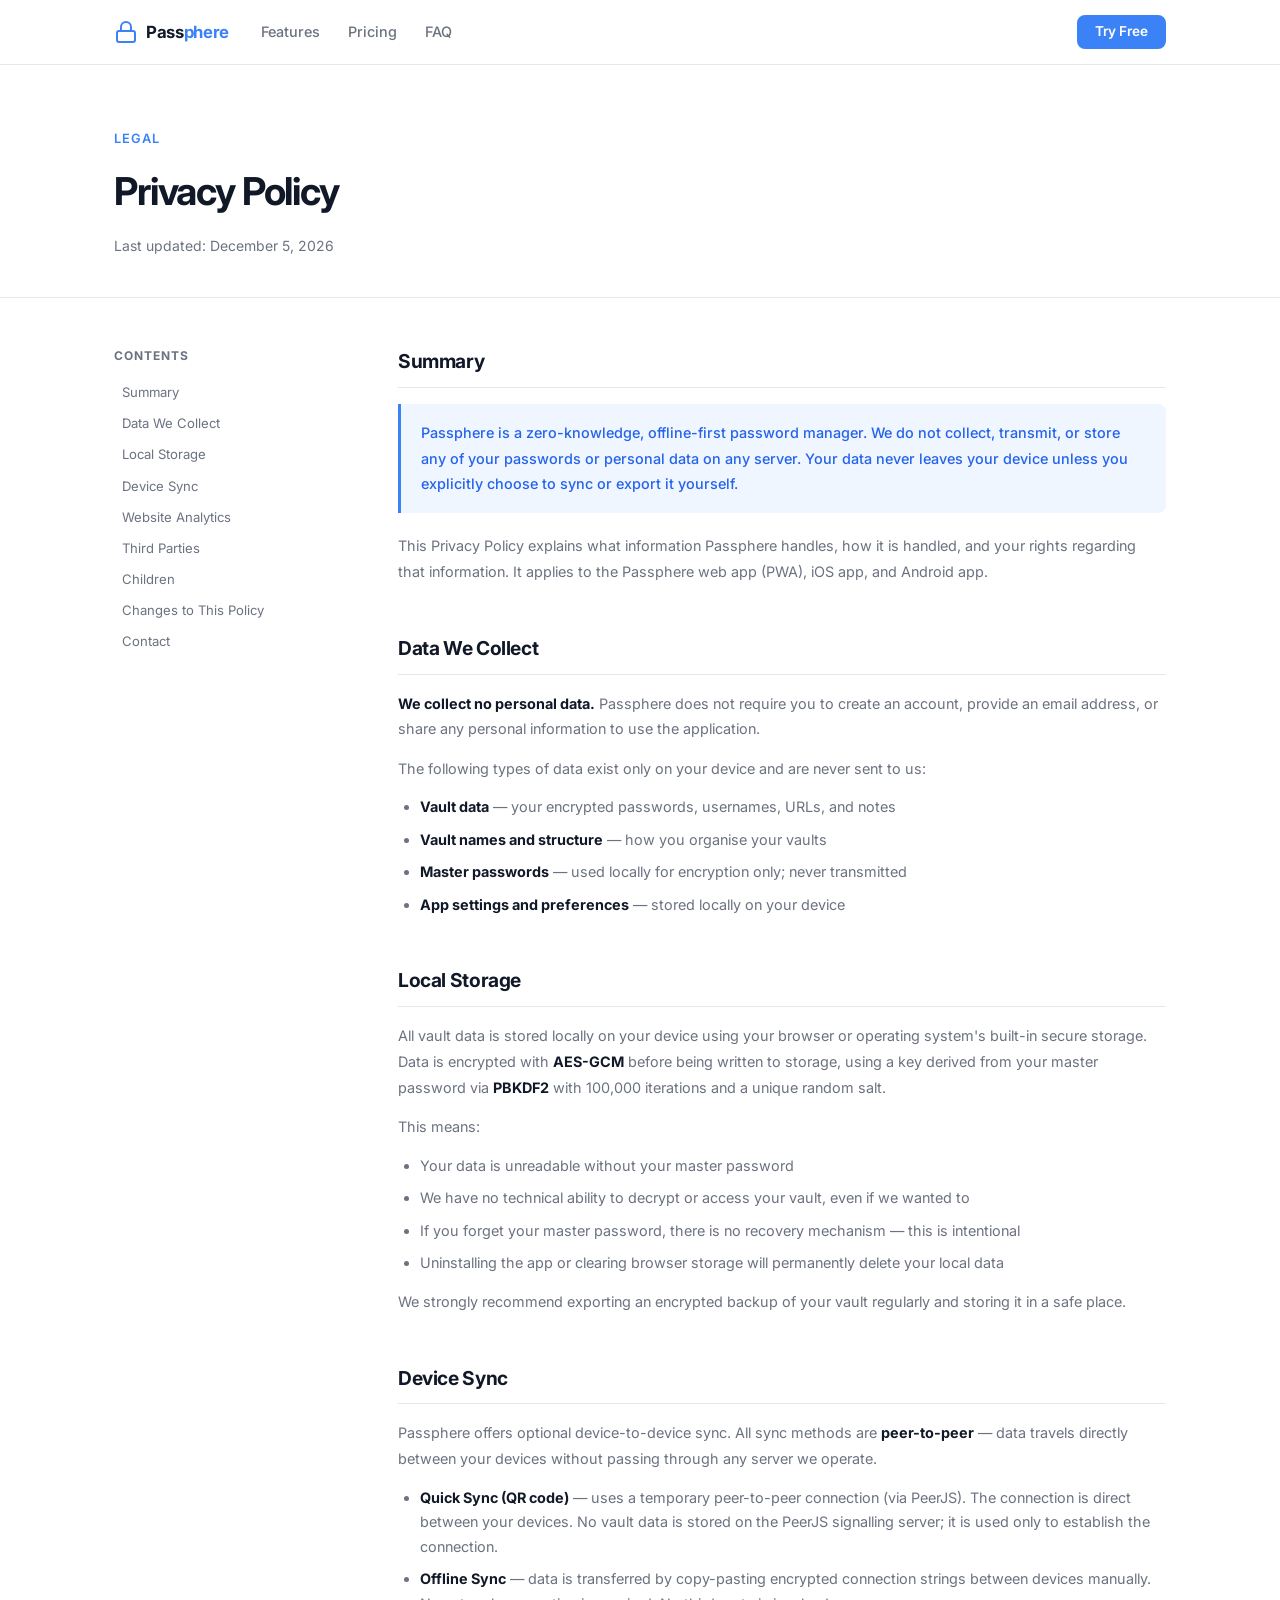
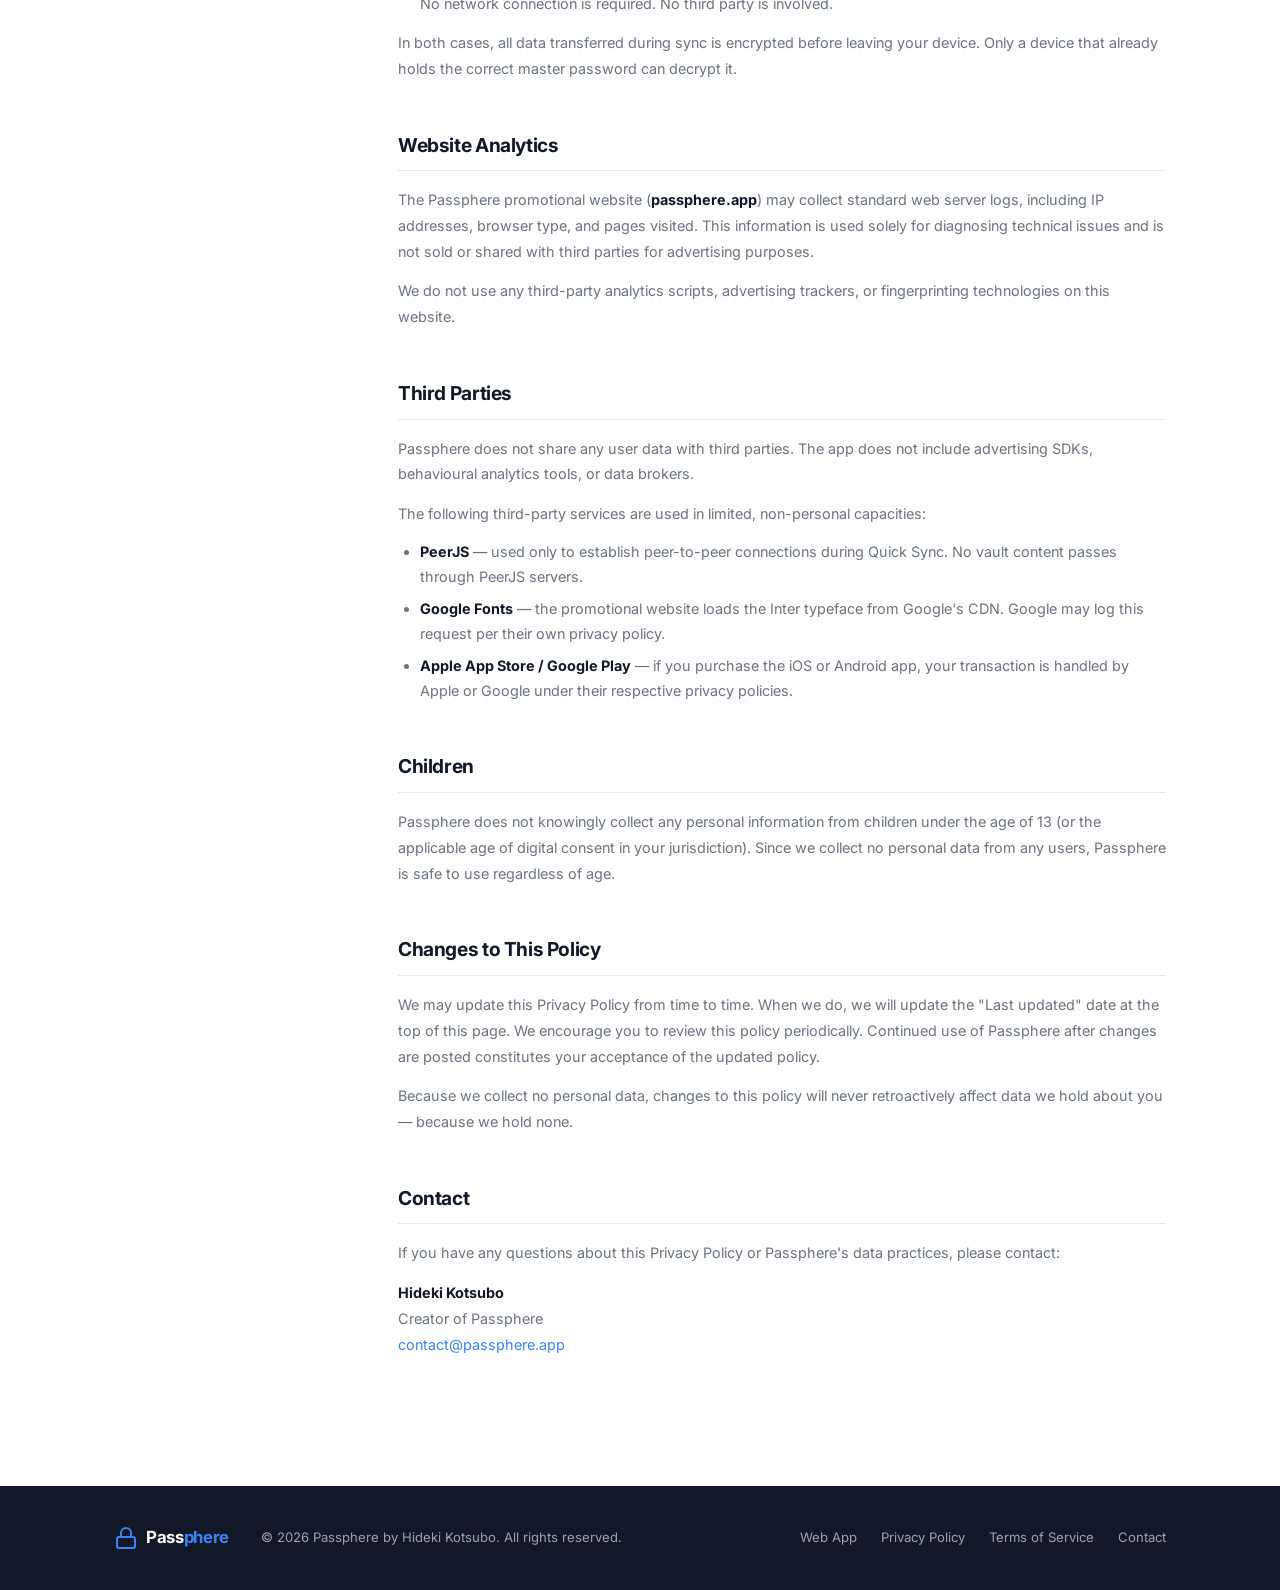
<file: privacy.html>
<!DOCTYPE html>
<html lang="en">
<head>
  <meta charset="UTF-8" />
  <meta name="viewport" content="width=device-width, initial-scale=1.0" />
  <title>Privacy Policy — Passphere</title>
  <meta name="description" content="Passphere Privacy Policy — how we handle your data (spoiler: we don't)." />
  <link rel="icon" type="image/png" href="favicon.png" />
  <link rel="apple-touch-icon" href="icon-192.png" />
  <link rel="preconnect" href="https://fonts.googleapis.com" />
  <link rel="preconnect" href="https://fonts.gstatic.com" crossorigin />
  <link href="https://fonts.googleapis.com/css2?family=Inter:wght@400;500;600;700&display=swap" rel="stylesheet" />
  <link rel="stylesheet" href="styles.css" />
  <style>
    .policy-hero {
      padding: 4rem 0 2.5rem;
      border-bottom: 1px solid var(--border);
    }
    .policy-hero .policy-label {
      font-size: .8rem;
      font-weight: 600;
      text-transform: uppercase;
      letter-spacing: .08em;
      color: var(--accent);
      margin-bottom: .75rem;
    }
    .policy-hero h1 {
      font-size: clamp(1.75rem, 3vw, 2.5rem);
      font-weight: 700;
      letter-spacing: -.03em;
      margin-bottom: .75rem;
    }
    .policy-hero .policy-meta {
      font-size: .875rem;
      color: var(--text-muted);
    }

    .policy-body {
      padding: 3rem 0 5rem;
    }
    .policy-layout {
      display: grid;
      grid-template-columns: 220px 1fr;
      gap: 4rem;
      align-items: start;
    }

    /* Sidebar TOC */
    .policy-toc {
      position: sticky;
      top: 80px;
    }
    .policy-toc-title {
      font-size: .75rem;
      font-weight: 700;
      text-transform: uppercase;
      letter-spacing: .08em;
      color: var(--text-muted);
      margin-bottom: .75rem;
    }
    .policy-toc ol {
      list-style: none;
      display: flex;
      flex-direction: column;
      gap: .1rem;
    }
    .policy-toc ol li a {
      display: block;
      font-size: .82rem;
      color: var(--text-muted);
      padding: .35rem .5rem;
      border-radius: 6px;
      transition: color var(--transition), background var(--transition);
      line-height: 1.4;
    }
    .policy-toc ol li a:hover {
      color: var(--accent);
      background: var(--accent-light);
    }

    /* Content */
    .policy-content {
      min-width: 0;
    }
    .policy-section {
      margin-bottom: 3rem;
      scroll-margin-top: 80px;
    }
    .policy-section h2 {
      font-size: 1.2rem;
      font-weight: 700;
      letter-spacing: -.02em;
      margin-bottom: 1rem;
      padding-bottom: .6rem;
      border-bottom: 1px solid var(--border);
    }
    .policy-section p {
      font-size: .9rem;
      color: var(--text-muted);
      line-height: 1.8;
      margin-bottom: .85rem;
    }
    .policy-section p:last-child { margin-bottom: 0; }
    .policy-section p strong { color: var(--text); }
    .policy-section ul {
      list-style: disc;
      padding-left: 1.4rem;
      display: flex;
      flex-direction: column;
      gap: .5rem;
      margin-bottom: .85rem;
    }
    .policy-section ul li {
      font-size: .9rem;
      color: var(--text-muted);
      line-height: 1.7;
    }
    .policy-section ul li strong { color: var(--text); }

    .policy-highlight {
      background: var(--accent-light);
      border-left: 3px solid var(--accent);
      border-radius: 0 var(--radius-sm) var(--radius-sm) 0;
      padding: 1rem 1.25rem;
      margin-bottom: 1.25rem;
    }
    .policy-highlight p {
      color: var(--accent-dark) !important;
      font-weight: 500;
      margin-bottom: 0 !important;
    }

    @media (max-width: 768px) {
      .policy-layout {
        grid-template-columns: 1fr;
        gap: 2rem;
      }
      .policy-toc { position: static; }
      .policy-hero { padding: 2.5rem 0 2rem; }
      .policy-body { padding: 2rem 0 3.5rem; }
    }
  </style>
</head>
<body>

  <!-- ===== NAVBAR ===== -->
  <header class="navbar">
    <div class="container navbar-inner">
      <a href="index.html" class="logo" aria-label="Passphere home">
        <svg class="logo-icon" xmlns="http://www.w3.org/2000/svg" viewBox="0 0 24 24" fill="none" stroke="currentColor" stroke-width="2" stroke-linecap="round" stroke-linejoin="round" aria-hidden="true">
          <rect x="3" y="11" width="18" height="11" rx="2" ry="2"></rect>
          <path d="M7 11V7a5 5 0 0 1 10 0v4"></path>
        </svg>
        <span class="logo-text"><span class="logo-pass">Pass</span><span class="logo-sphere">phere</span></span>
      </a>
      <nav class="nav-links" aria-label="Main navigation">
        <a href="index.html#features">Features</a>
        <a href="index.html#pricing">Pricing</a>
        <a href="index.html#faq">FAQ</a>
      </nav>
      <a href="https://passphere.app" class="btn btn-primary btn-sm" target="_blank" rel="noopener">Try Free</a>
    </div>
  </header>

  <main>
    <div class="policy-hero">
      <div class="container">
        <p class="policy-label">Legal</p>
        <h1>Privacy Policy</h1>
        <p class="policy-meta">Last updated: <span id="policy-date"></span></p>
      </div>
    </div>

    <div class="policy-body">
      <div class="container">
        <div class="policy-layout">

          <!-- Table of Contents -->
          <aside class="policy-toc" aria-label="Table of contents">
            <p class="policy-toc-title">Contents</p>
            <ol>
              <li><a href="#summary">Summary</a></li>
              <li><a href="#data-collection">Data We Collect</a></li>
              <li><a href="#local-storage">Local Storage</a></li>
              <li><a href="#sync">Device Sync</a></li>
              <li><a href="#website">Website Analytics</a></li>
              <li><a href="#third-parties">Third Parties</a></li>
              <li><a href="#children">Children</a></li>
              <li><a href="#changes">Changes to This Policy</a></li>
              <li><a href="#contact">Contact</a></li>
            </ol>
          </aside>

          <!-- Content -->
          <div class="policy-content">

            <div class="policy-section" id="summary">
              <h2>Summary</h2>
              <div class="policy-highlight">
                <p>Passphere is a zero-knowledge, offline-first password manager. We do not collect, transmit, or store any of your passwords or personal data on any server. Your data never leaves your device unless you explicitly choose to sync or export it yourself.</p>
              </div>
              <p>This Privacy Policy explains what information Passphere handles, how it is handled, and your rights regarding that information. It applies to the Passphere web app (PWA), iOS app, and Android app.</p>
            </div>

            <div class="policy-section" id="data-collection">
              <h2>Data We Collect</h2>
              <p><strong>We collect no personal data.</strong> Passphere does not require you to create an account, provide an email address, or share any personal information to use the application.</p>
              <p>The following types of data exist only on your device and are never sent to us:</p>
              <ul>
                <li><strong>Vault data</strong> — your encrypted passwords, usernames, URLs, and notes</li>
                <li><strong>Vault names and structure</strong> — how you organise your vaults</li>
                <li><strong>Master passwords</strong> — used locally for encryption only; never transmitted</li>
                <li><strong>App settings and preferences</strong> — stored locally on your device</li>
              </ul>
            </div>

            <div class="policy-section" id="local-storage">
              <h2>Local Storage</h2>
              <p>All vault data is stored locally on your device using your browser or operating system's built-in secure storage. Data is encrypted with <strong>AES-GCM</strong> before being written to storage, using a key derived from your master password via <strong>PBKDF2</strong> with 100,000 iterations and a unique random salt.</p>
              <p>This means:</p>
              <ul>
                <li>Your data is unreadable without your master password</li>
                <li>We have no technical ability to decrypt or access your vault, even if we wanted to</li>
                <li>If you forget your master password, there is no recovery mechanism — this is intentional</li>
                <li>Uninstalling the app or clearing browser storage will permanently delete your local data</li>
              </ul>
              <p>We strongly recommend exporting an encrypted backup of your vault regularly and storing it in a safe place.</p>
            </div>

            <div class="policy-section" id="sync">
              <h2>Device Sync</h2>
              <p>Passphere offers optional device-to-device sync. All sync methods are <strong>peer-to-peer</strong> — data travels directly between your devices without passing through any server we operate.</p>
              <ul>
                <li><strong>Quick Sync (QR code)</strong> — uses a temporary peer-to-peer connection (via PeerJS). The connection is direct between your devices. No vault data is stored on the PeerJS signalling server; it is used only to establish the connection.</li>
                <li><strong>Offline Sync</strong> — data is transferred by copy-pasting encrypted connection strings between devices manually. No network connection is required. No third party is involved.</li>
              </ul>
              <p>In both cases, all data transferred during sync is encrypted before leaving your device. Only a device that already holds the correct master password can decrypt it.</p>
            </div>

            <div class="policy-section" id="website">
              <h2>Website Analytics</h2>
              <p>The Passphere promotional website (<strong>passphere.app</strong>) may collect standard web server logs, including IP addresses, browser type, and pages visited. This information is used solely for diagnosing technical issues and is not sold or shared with third parties for advertising purposes.</p>
              <p>We do not use any third-party analytics scripts, advertising trackers, or fingerprinting technologies on this website.</p>
            </div>

            <div class="policy-section" id="third-parties">
              <h2>Third Parties</h2>
              <p>Passphere does not share any user data with third parties. The app does not include advertising SDKs, behavioural analytics tools, or data brokers.</p>
              <p>The following third-party services are used in limited, non-personal capacities:</p>
              <ul>
                <li><strong>PeerJS</strong> — used only to establish peer-to-peer connections during Quick Sync. No vault content passes through PeerJS servers.</li>
                <li><strong>Google Fonts</strong> — the promotional website loads the Inter typeface from Google's CDN. Google may log this request per their own privacy policy.</li>
                <li><strong>Apple App Store / Google Play</strong> — if you purchase the iOS or Android app, your transaction is handled by Apple or Google under their respective privacy policies.</li>
              </ul>
            </div>

            <div class="policy-section" id="children">
              <h2>Children</h2>
              <p>Passphere does not knowingly collect any personal information from children under the age of 13 (or the applicable age of digital consent in your jurisdiction). Since we collect no personal data from any users, Passphere is safe to use regardless of age.</p>
            </div>

            <div class="policy-section" id="changes">
              <h2>Changes to This Policy</h2>
              <p>We may update this Privacy Policy from time to time. When we do, we will update the "Last updated" date at the top of this page. We encourage you to review this policy periodically. Continued use of Passphere after changes are posted constitutes your acceptance of the updated policy.</p>
              <p>Because we collect no personal data, changes to this policy will never retroactively affect data we hold about you — because we hold none.</p>
            </div>

            <div class="policy-section" id="contact">
              <h2>Contact</h2>
              <p>If you have any questions about this Privacy Policy or Passphere's data practices, please contact:</p>
              <p>
                <strong>Hideki Kotsubo</strong><br>
                Creator of Passphere<br>
                <a href="mailto:contact@passphere.app" style="color: var(--accent);">contact@passphere.app</a>
              </p>
            </div>

          </div>
        </div>
      </div>
    </div>
  </main>

  <!-- ===== FOOTER ===== -->
  <footer class="footer">
    <div class="container footer-inner">
      <a href="index.html" class="logo logo--footer" aria-label="Passphere home">
        <svg class="logo-icon" xmlns="http://www.w3.org/2000/svg" viewBox="0 0 24 24" fill="none" stroke="currentColor" stroke-width="2" stroke-linecap="round" stroke-linejoin="round" aria-hidden="true"><rect x="3" y="11" width="18" height="11" rx="2" ry="2"/><path d="M7 11V7a5 5 0 0 1 10 0v4"/></svg>
        <span class="logo-text"><span class="logo-pass">Pass</span><span class="logo-sphere">phere</span></span>
      </a>
      <p class="footer-copy">&copy; <span id="copyright-year"></span> Passphere by Hideki Kotsubo. All rights reserved.</p>
      <nav class="footer-links" aria-label="Footer navigation">
        <a href="https://passphere.app" target="_blank" rel="noopener">Web App</a>
        <a href="privacy.html">Privacy Policy</a>
        <a href="terms.html">Terms of Service</a>
        <a href="#">Contact</a>
      </nav>
    </div>
  </footer>

  <script>
    document.getElementById('copyright-year').textContent = new Date().getFullYear();
    document.getElementById('policy-date').textContent = new Date().toLocaleDateString('en-US', { year: 'numeric', month: 'long', day: 'numeric' });
  </script>
</body>
</html>
</file>
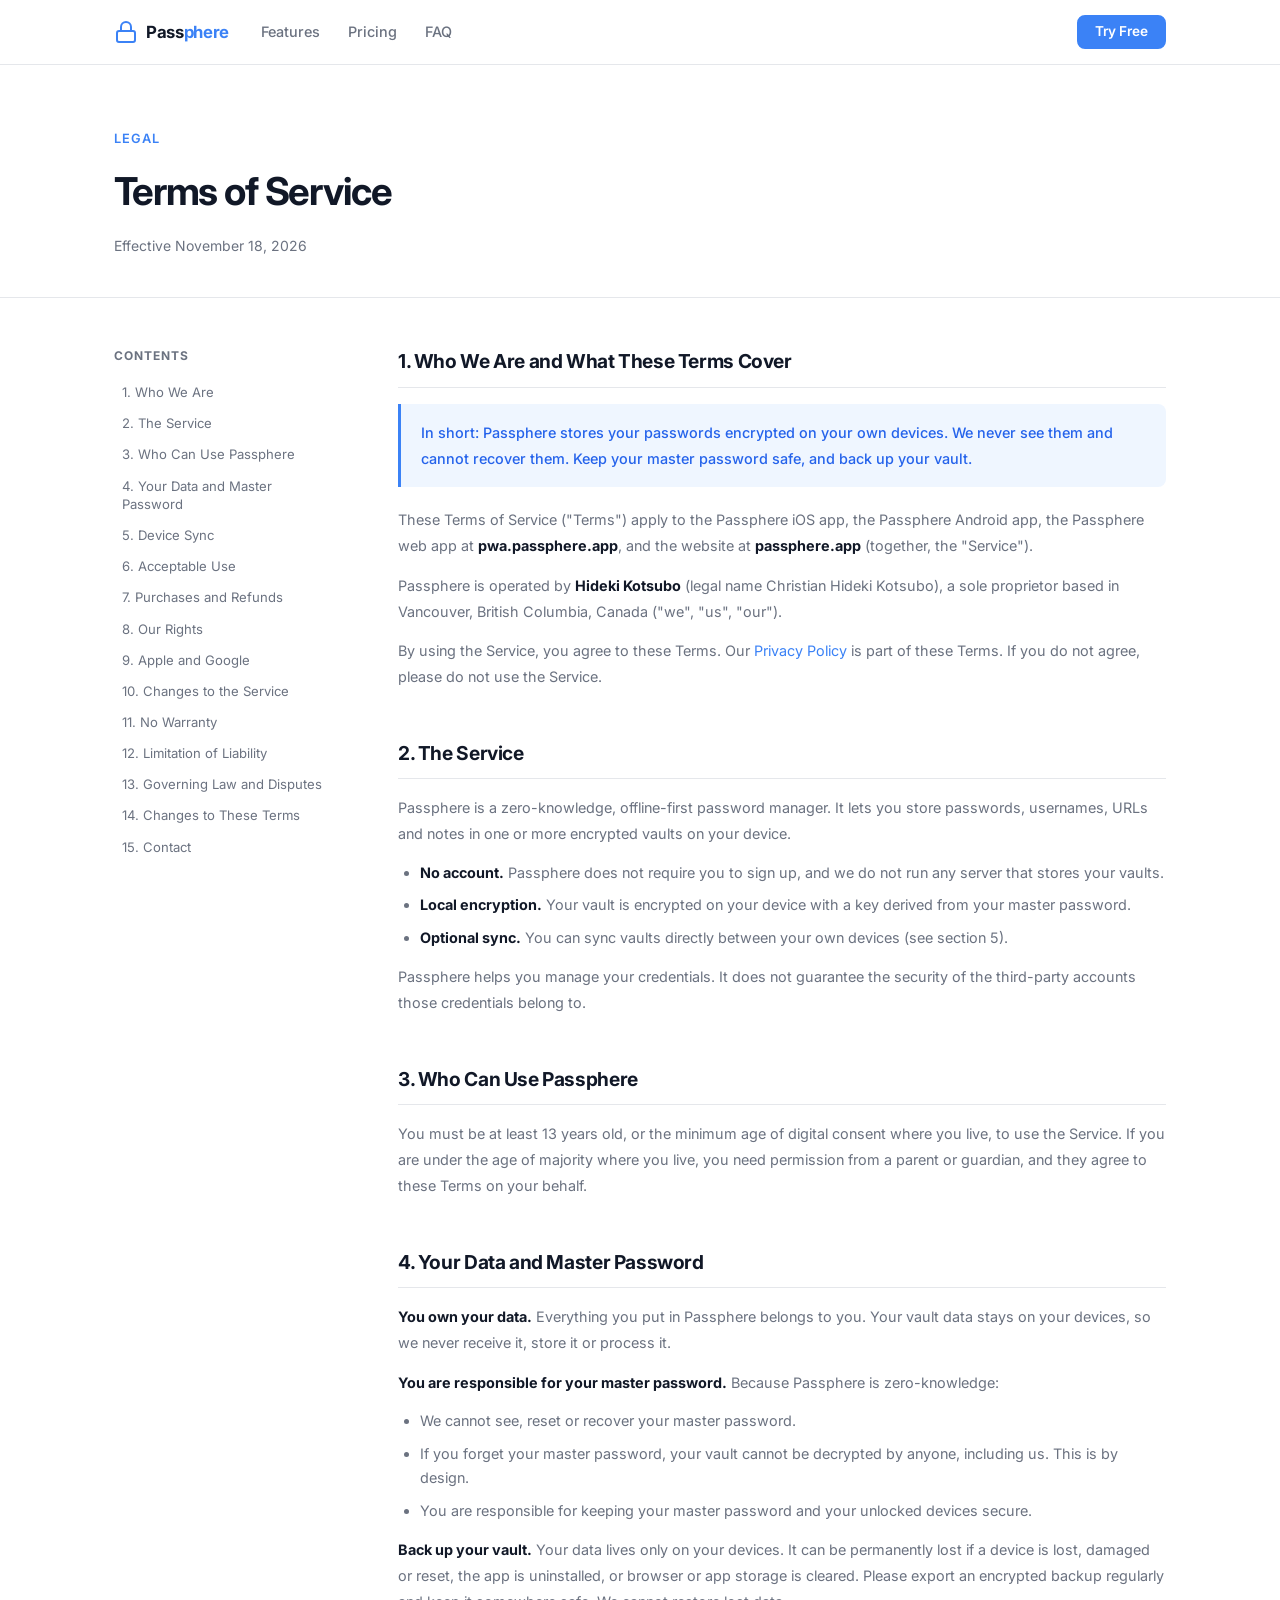
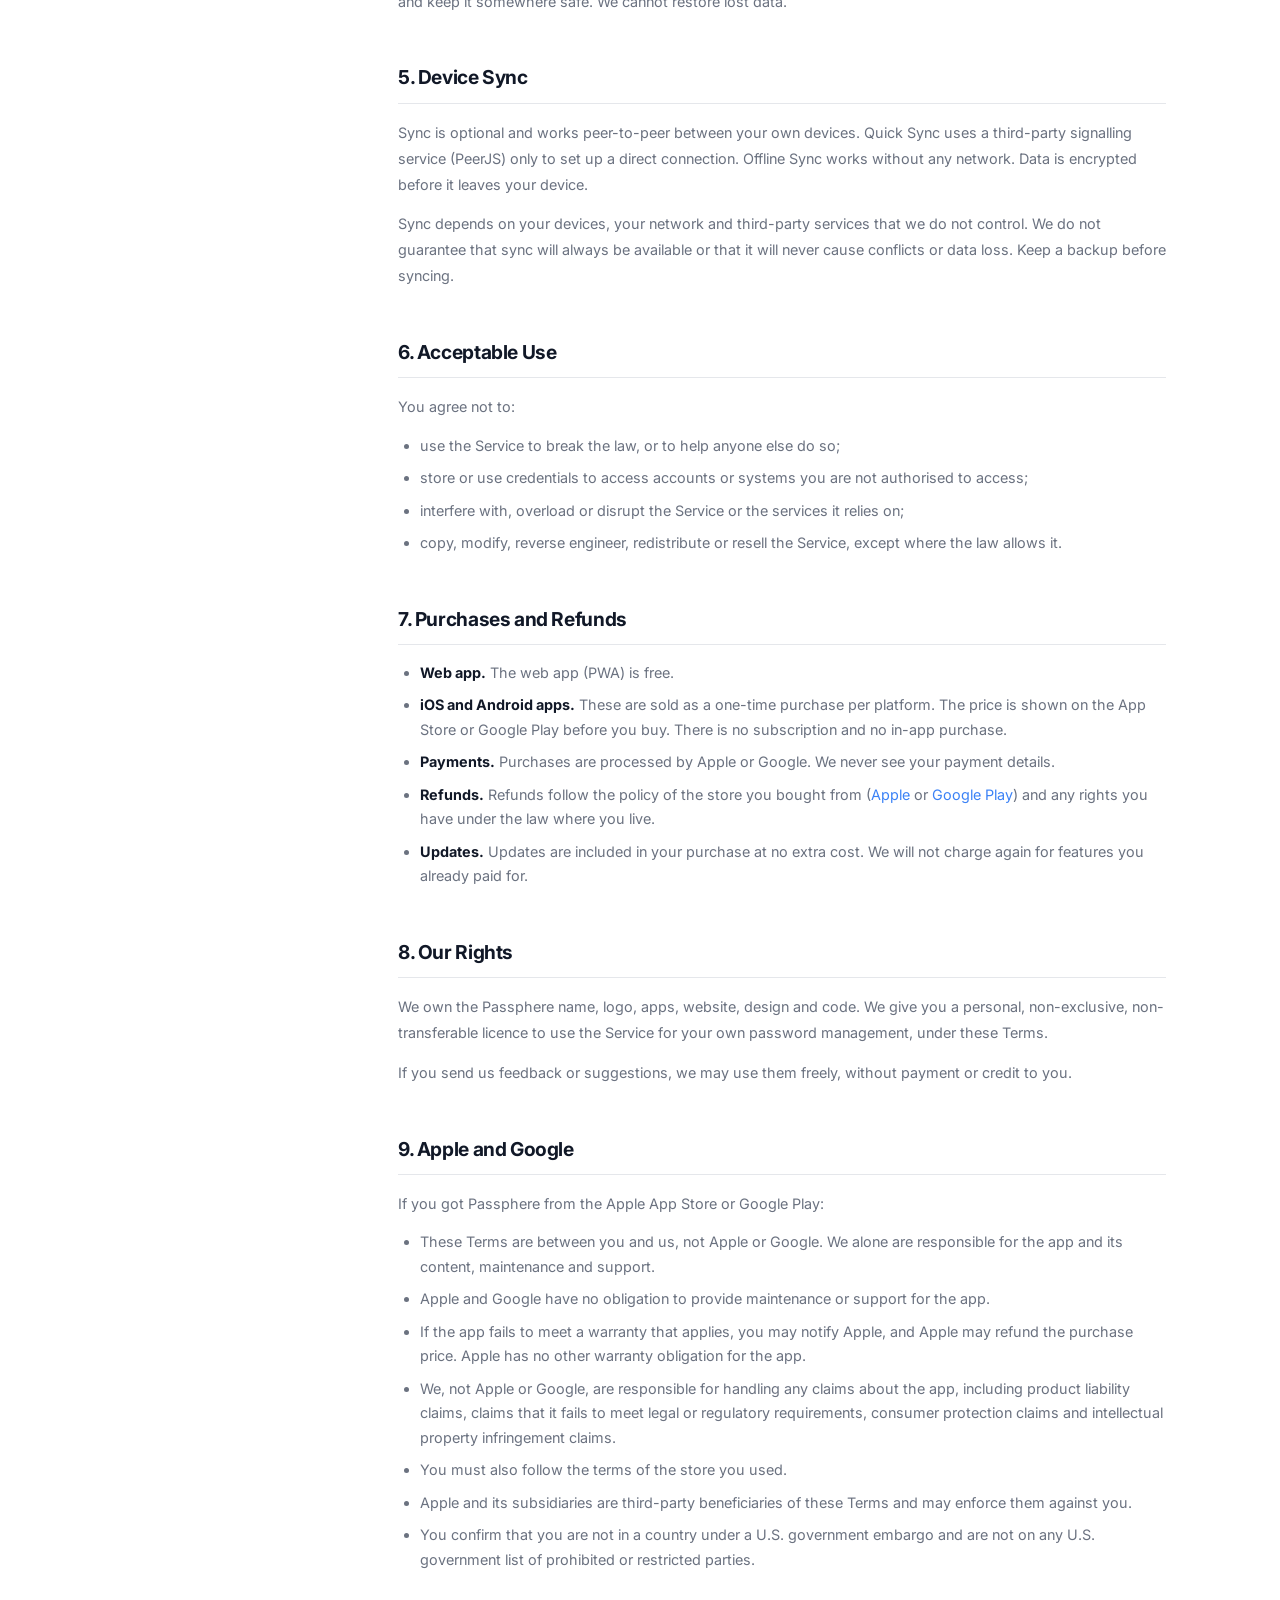
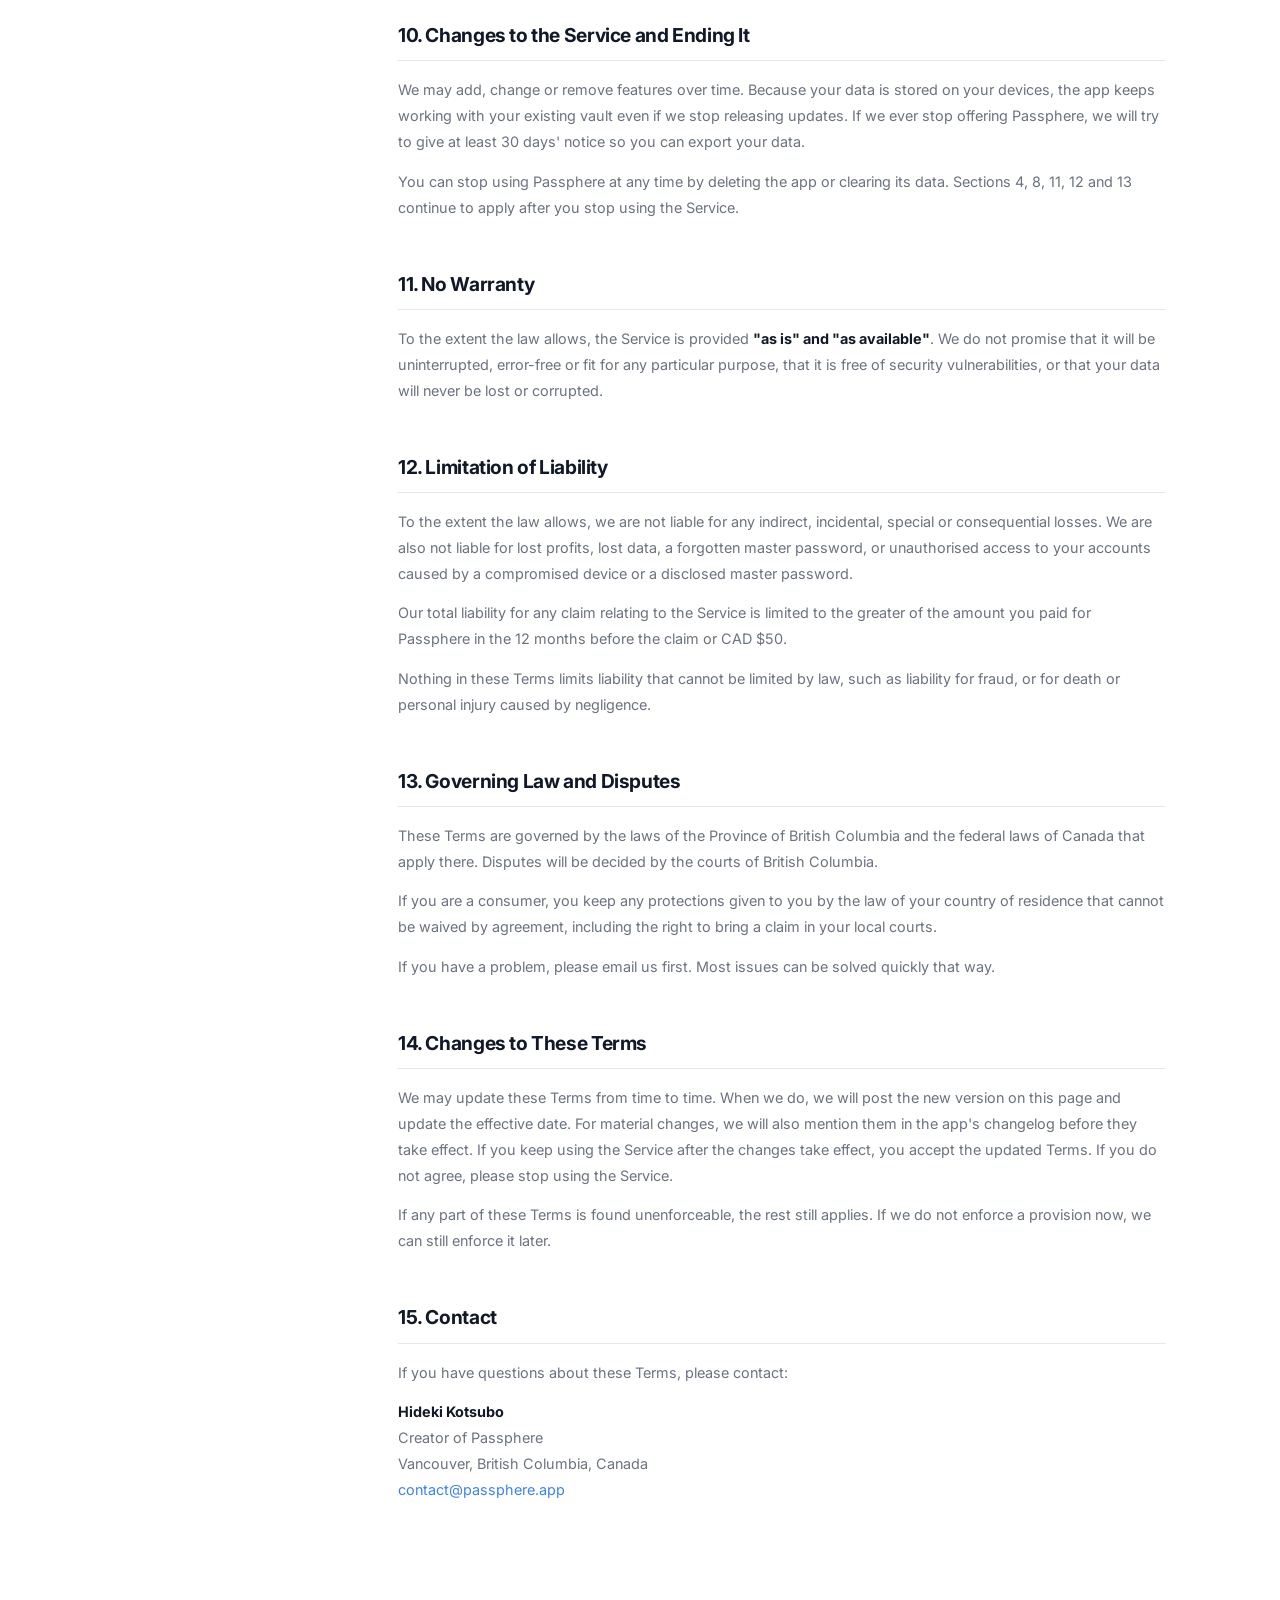
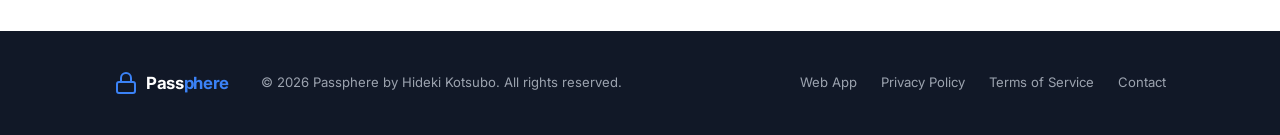
<file: terms.html>
<!DOCTYPE html>
<html lang="en">
<head>
  <meta charset="UTF-8" />
  <meta name="viewport" content="width=device-width, initial-scale=1.0" />
  <title>Terms of Service — Passphere</title>
  <meta name="description" content="Passphere Terms of Service — the rules for using the Passphere password manager." />
  <link rel="icon" type="image/png" href="favicon.png" />
  <link rel="apple-touch-icon" href="icon-192.png" />
  <link rel="preconnect" href="https://fonts.googleapis.com" />
  <link rel="preconnect" href="https://fonts.gstatic.com" crossorigin />
  <link href="https://fonts.googleapis.com/css2?family=Inter:wght@400;500;600;700&display=swap" rel="stylesheet" />
  <link rel="stylesheet" href="styles.css" />
  <style>
    .policy-hero {
      padding: 4rem 0 2.5rem;
      border-bottom: 1px solid var(--border);
    }
    .policy-hero .policy-label {
      font-size: .8rem;
      font-weight: 600;
      text-transform: uppercase;
      letter-spacing: .08em;
      color: var(--accent);
      margin-bottom: .75rem;
    }
    .policy-hero h1 {
      font-size: clamp(1.75rem, 3vw, 2.5rem);
      font-weight: 700;
      letter-spacing: -.03em;
      margin-bottom: .75rem;
    }
    .policy-hero .policy-meta {
      font-size: .875rem;
      color: var(--text-muted);
    }

    .policy-body {
      padding: 3rem 0 5rem;
    }
    .policy-layout {
      display: grid;
      grid-template-columns: 220px 1fr;
      gap: 4rem;
      align-items: start;
    }

    /* Sidebar TOC */
    .policy-toc {
      position: sticky;
      top: 80px;
    }
    .policy-toc-title {
      font-size: .75rem;
      font-weight: 700;
      text-transform: uppercase;
      letter-spacing: .08em;
      color: var(--text-muted);
      margin-bottom: .75rem;
    }
    .policy-toc ol {
      list-style: none;
      display: flex;
      flex-direction: column;
      gap: .1rem;
    }
    .policy-toc ol li a {
      display: block;
      font-size: .82rem;
      color: var(--text-muted);
      padding: .35rem .5rem;
      border-radius: 6px;
      transition: color var(--transition), background var(--transition);
      line-height: 1.4;
    }
    .policy-toc ol li a:hover {
      color: var(--accent);
      background: var(--accent-light);
    }

    /* Content */
    .policy-content {
      min-width: 0;
    }
    .policy-section {
      margin-bottom: 3rem;
      scroll-margin-top: 80px;
    }
    .policy-section h2 {
      font-size: 1.2rem;
      font-weight: 700;
      letter-spacing: -.02em;
      margin-bottom: 1rem;
      padding-bottom: .6rem;
      border-bottom: 1px solid var(--border);
    }
    .policy-section p {
      font-size: .9rem;
      color: var(--text-muted);
      line-height: 1.8;
      margin-bottom: .85rem;
    }
    .policy-section p:last-child { margin-bottom: 0; }
    .policy-section p strong { color: var(--text); }
    .policy-section ul {
      list-style: disc;
      padding-left: 1.4rem;
      display: flex;
      flex-direction: column;
      gap: .5rem;
      margin-bottom: .85rem;
    }
    .policy-section ul li {
      font-size: .9rem;
      color: var(--text-muted);
      line-height: 1.7;
    }
    .policy-section ul li strong { color: var(--text); }

    .policy-highlight {
      background: var(--accent-light);
      border-left: 3px solid var(--accent);
      border-radius: 0 var(--radius-sm) var(--radius-sm) 0;
      padding: 1rem 1.25rem;
      margin-bottom: 1.25rem;
    }
    .policy-highlight p {
      color: var(--accent-dark) !important;
      font-weight: 500;
      margin-bottom: 0 !important;
    }

    @media (max-width: 768px) {
      .policy-layout {
        grid-template-columns: 1fr;
        gap: 2rem;
      }
      .policy-toc { position: static; }
      .policy-hero { padding: 2.5rem 0 2rem; }
      .policy-body { padding: 2rem 0 3.5rem; }
    }
  </style>
</head>
<body>

  <!-- ===== NAVBAR ===== -->
  <header class="navbar">
    <div class="container navbar-inner">
      <a href="index.html" class="logo" aria-label="Passphere home">
        <svg class="logo-icon" xmlns="http://www.w3.org/2000/svg" viewBox="0 0 24 24" fill="none" stroke="currentColor" stroke-width="2" stroke-linecap="round" stroke-linejoin="round" aria-hidden="true">
          <rect x="3" y="11" width="18" height="11" rx="2" ry="2"></rect>
          <path d="M7 11V7a5 5 0 0 1 10 0v4"></path>
        </svg>
        <span class="logo-text"><span class="logo-pass">Pass</span><span class="logo-sphere">phere</span></span>
      </a>
      <nav class="nav-links" aria-label="Main navigation">
        <a href="index.html#features">Features</a>
        <a href="index.html#pricing">Pricing</a>
        <a href="index.html#faq">FAQ</a>
      </nav>
      <a href="https://pwa.passphere.app" class="btn btn-primary btn-sm" target="_blank" rel="noopener">Try Free</a>
    </div>
  </header>

  <main>
    <div class="policy-hero">
      <div class="container">
        <p class="policy-label">Legal</p>
        <h1>Terms of Service</h1>
        <p class="policy-meta">Effective November 18, 2026</p>
      </div>
    </div>

    <div class="policy-body">
      <div class="container">
        <div class="policy-layout">

          <!-- Table of Contents -->
          <aside class="policy-toc" aria-label="Table of contents">
            <p class="policy-toc-title">Contents</p>
            <ol>
              <li><a href="#who-we-are">1. Who We Are</a></li>
              <li><a href="#service">2. The Service</a></li>
              <li><a href="#eligibility">3. Who Can Use Passphere</a></li>
              <li><a href="#your-data">4. Your Data and Master Password</a></li>
              <li><a href="#sync">5. Device Sync</a></li>
              <li><a href="#acceptable-use">6. Acceptable Use</a></li>
              <li><a href="#purchases">7. Purchases and Refunds</a></li>
              <li><a href="#our-rights">8. Our Rights</a></li>
              <li><a href="#stores">9. Apple and Google</a></li>
              <li><a href="#changes-service">10. Changes to the Service</a></li>
              <li><a href="#warranty">11. No Warranty</a></li>
              <li><a href="#liability">12. Limitation of Liability</a></li>
              <li><a href="#law">13. Governing Law and Disputes</a></li>
              <li><a href="#changes-terms">14. Changes to These Terms</a></li>
              <li><a href="#contact">15. Contact</a></li>
            </ol>
          </aside>

          <!-- Content -->
          <div class="policy-content">

            <div class="policy-section" id="who-we-are">
              <h2>1. Who We Are and What These Terms Cover</h2>
              <div class="policy-highlight">
                <p>In short: Passphere stores your passwords encrypted on your own devices. We never see them and cannot recover them. Keep your master password safe, and back up your vault.</p>
              </div>
              <p>These Terms of Service ("Terms") apply to the Passphere iOS app, the Passphere Android app, the Passphere web app at <strong>pwa.passphere.app</strong>, and the website at <strong>passphere.app</strong> (together, the "Service").</p>
              <p>Passphere is operated by <strong>Hideki Kotsubo</strong> (legal name Christian Hideki Kotsubo), a sole proprietor based in Vancouver, British Columbia, Canada ("we", "us", "our").</p>
              <p>By using the Service, you agree to these Terms. Our <a href="privacy.html" style="color: var(--accent);">Privacy Policy</a> is part of these Terms. If you do not agree, please do not use the Service.</p>
            </div>

            <div class="policy-section" id="service">
              <h2>2. The Service</h2>
              <p>Passphere is a zero-knowledge, offline-first password manager. It lets you store passwords, usernames, URLs and notes in one or more encrypted vaults on your device.</p>
              <ul>
                <li><strong>No account.</strong> Passphere does not require you to sign up, and we do not run any server that stores your vaults.</li>
                <li><strong>Local encryption.</strong> Your vault is encrypted on your device with a key derived from your master password.</li>
                <li><strong>Optional sync.</strong> You can sync vaults directly between your own devices (see section 5).</li>
              </ul>
              <p>Passphere helps you manage your credentials. It does not guarantee the security of the third-party accounts those credentials belong to.</p>
            </div>

            <div class="policy-section" id="eligibility">
              <h2>3. Who Can Use Passphere</h2>
              <p>You must be at least 13 years old, or the minimum age of digital consent where you live, to use the Service. If you are under the age of majority where you live, you need permission from a parent or guardian, and they agree to these Terms on your behalf.</p>
            </div>

            <div class="policy-section" id="your-data">
              <h2>4. Your Data and Master Password</h2>
              <p><strong>You own your data.</strong> Everything you put in Passphere belongs to you. Your vault data stays on your devices, so we never receive it, store it or process it.</p>
              <p><strong>You are responsible for your master password.</strong> Because Passphere is zero-knowledge:</p>
              <ul>
                <li>We cannot see, reset or recover your master password.</li>
                <li>If you forget your master password, your vault cannot be decrypted by anyone, including us. This is by design.</li>
                <li>You are responsible for keeping your master password and your unlocked devices secure.</li>
              </ul>
              <p><strong>Back up your vault.</strong> Your data lives only on your devices. It can be permanently lost if a device is lost, damaged or reset, the app is uninstalled, or browser or app storage is cleared. Please export an encrypted backup regularly and keep it somewhere safe. We cannot restore lost data.</p>
            </div>

            <div class="policy-section" id="sync">
              <h2>5. Device Sync</h2>
              <p>Sync is optional and works peer-to-peer between your own devices. Quick Sync uses a third-party signalling service (PeerJS) only to set up a direct connection. Offline Sync works without any network. Data is encrypted before it leaves your device.</p>
              <p>Sync depends on your devices, your network and third-party services that we do not control. We do not guarantee that sync will always be available or that it will never cause conflicts or data loss. Keep a backup before syncing.</p>
            </div>

            <div class="policy-section" id="acceptable-use">
              <h2>6. Acceptable Use</h2>
              <p>You agree not to:</p>
              <ul>
                <li>use the Service to break the law, or to help anyone else do so;</li>
                <li>store or use credentials to access accounts or systems you are not authorised to access;</li>
                <li>interfere with, overload or disrupt the Service or the services it relies on;</li>
                <li>copy, modify, reverse engineer, redistribute or resell the Service, except where the law allows it.</li>
              </ul>
            </div>

            <div class="policy-section" id="purchases">
              <h2>7. Purchases and Refunds</h2>
              <ul>
                <li><strong>Web app.</strong> The web app (PWA) is free.</li>
                <li><strong>iOS and Android apps.</strong> These are sold as a one-time purchase per platform. The price is shown on the App Store or Google Play before you buy. There is no subscription and no in-app purchase.</li>
                <li><strong>Payments.</strong> Purchases are processed by Apple or Google. We never see your payment details.</li>
                <li><strong>Refunds.</strong> Refunds follow the policy of the store you bought from (<a href="https://support.apple.com/en-us/118223" target="_blank" rel="noopener" style="color: var(--accent);">Apple</a> or <a href="https://support.google.com/googleplay/answer/2479637" target="_blank" rel="noopener" style="color: var(--accent);">Google Play</a>) and any rights you have under the law where you live.</li>
                <li><strong>Updates.</strong> Updates are included in your purchase at no extra cost. We will not charge again for features you already paid for.</li>
              </ul>
            </div>

            <div class="policy-section" id="our-rights">
              <h2>8. Our Rights</h2>
              <p>We own the Passphere name, logo, apps, website, design and code. We give you a personal, non-exclusive, non-transferable licence to use the Service for your own password management, under these Terms.</p>
              <p>If you send us feedback or suggestions, we may use them freely, without payment or credit to you.</p>
            </div>

            <div class="policy-section" id="stores">
              <h2>9. Apple and Google</h2>
              <p>If you got Passphere from the Apple App Store or Google Play:</p>
              <ul>
                <li>These Terms are between you and us, not Apple or Google. We alone are responsible for the app and its content, maintenance and support.</li>
                <li>Apple and Google have no obligation to provide maintenance or support for the app.</li>
                <li>If the app fails to meet a warranty that applies, you may notify Apple, and Apple may refund the purchase price. Apple has no other warranty obligation for the app.</li>
                <li>We, not Apple or Google, are responsible for handling any claims about the app, including product liability claims, claims that it fails to meet legal or regulatory requirements, consumer protection claims and intellectual property infringement claims.</li>
                <li>You must also follow the terms of the store you used.</li>
                <li>Apple and its subsidiaries are third-party beneficiaries of these Terms and may enforce them against you.</li>
                <li>You confirm that you are not in a country under a U.S. government embargo and are not on any U.S. government list of prohibited or restricted parties.</li>
              </ul>
            </div>

            <div class="policy-section" id="changes-service">
              <h2>10. Changes to the Service and Ending It</h2>
              <p>We may add, change or remove features over time. Because your data is stored on your devices, the app keeps working with your existing vault even if we stop releasing updates. If we ever stop offering Passphere, we will try to give at least 30 days' notice so you can export your data.</p>
              <p>You can stop using Passphere at any time by deleting the app or clearing its data. Sections 4, 8, 11, 12 and 13 continue to apply after you stop using the Service.</p>
            </div>

            <div class="policy-section" id="warranty">
              <h2>11. No Warranty</h2>
              <p>To the extent the law allows, the Service is provided <strong>"as is" and "as available"</strong>. We do not promise that it will be uninterrupted, error-free or fit for any particular purpose, that it is free of security vulnerabilities, or that your data will never be lost or corrupted.</p>
            </div>

            <div class="policy-section" id="liability">
              <h2>12. Limitation of Liability</h2>
              <p>To the extent the law allows, we are not liable for any indirect, incidental, special or consequential losses. We are also not liable for lost profits, lost data, a forgotten master password, or unauthorised access to your accounts caused by a compromised device or a disclosed master password.</p>
              <p>Our total liability for any claim relating to the Service is limited to the greater of the amount you paid for Passphere in the 12 months before the claim or CAD $50.</p>
              <p>Nothing in these Terms limits liability that cannot be limited by law, such as liability for fraud, or for death or personal injury caused by negligence.</p>
            </div>

            <div class="policy-section" id="law">
              <h2>13. Governing Law and Disputes</h2>
              <p>These Terms are governed by the laws of the Province of British Columbia and the federal laws of Canada that apply there. Disputes will be decided by the courts of British Columbia.</p>
              <p>If you are a consumer, you keep any protections given to you by the law of your country of residence that cannot be waived by agreement, including the right to bring a claim in your local courts.</p>
              <p>If you have a problem, please email us first. Most issues can be solved quickly that way.</p>
            </div>

            <div class="policy-section" id="changes-terms">
              <h2>14. Changes to These Terms</h2>
              <p>We may update these Terms from time to time. When we do, we will post the new version on this page and update the effective date. For material changes, we will also mention them in the app's changelog before they take effect. If you keep using the Service after the changes take effect, you accept the updated Terms. If you do not agree, please stop using the Service.</p>
              <p>If any part of these Terms is found unenforceable, the rest still applies. If we do not enforce a provision now, we can still enforce it later.</p>
            </div>

            <div class="policy-section" id="contact">
              <h2>15. Contact</h2>
              <p>If you have questions about these Terms, please contact:</p>
              <p>
                <strong>Hideki Kotsubo</strong><br>
                Creator of Passphere<br>
                Vancouver, British Columbia, Canada<br>
                <a href="mailto:contact@passphere.app" style="color: var(--accent);">contact@passphere.app</a>
              </p>
            </div>

          </div>
        </div>
      </div>
    </div>
  </main>

  <!-- ===== FOOTER ===== -->
  <footer class="footer">
    <div class="container footer-inner">
      <a href="index.html" class="logo logo--footer" aria-label="Passphere home">
        <svg class="logo-icon" xmlns="http://www.w3.org/2000/svg" viewBox="0 0 24 24" fill="none" stroke="currentColor" stroke-width="2" stroke-linecap="round" stroke-linejoin="round" aria-hidden="true"><rect x="3" y="11" width="18" height="11" rx="2" ry="2"/><path d="M7 11V7a5 5 0 0 1 10 0v4"/></svg>
        <span class="logo-text"><span class="logo-pass">Pass</span><span class="logo-sphere">phere</span></span>
      </a>
      <p class="footer-copy">&copy; <span id="copyright-year"></span> Passphere by Hideki Kotsubo. All rights reserved.</p>
      <nav class="footer-links" aria-label="Footer navigation">
        <a href="https://pwa.passphere.app" target="_blank" rel="noopener">Web App</a>
        <a href="privacy.html">Privacy Policy</a>
        <a href="terms.html">Terms of Service</a>
        <a href="mailto:contact@passphere.app">Contact</a>
      </nav>
    </div>
  </footer>

  <script>
    document.getElementById('copyright-year').textContent = new Date().getFullYear();
  </script>
</body>
</html>
</file>
<file: styles.css>
/* =============================================
   CSS Custom Properties
   ============================================= */
:root {
  --accent: #3b82f6;
  --accent-dark: #2563eb;
  --accent-light: #eff6ff;
  --text: #111827;
  --text-muted: #6b7280;
  --text-light: #9ca3af;
  --border: #e5e7eb;
  --bg: #ffffff;
  --bg-subtle: #f9fafb;
  --bg-section: #f3f4f6;
  --radius: 12px;
  --radius-sm: 8px;
  --shadow-sm: 0 1px 3px rgba(0,0,0,.08), 0 1px 2px rgba(0,0,0,.06);
  --shadow: 0 4px 12px rgba(0,0,0,.08), 0 2px 4px rgba(0,0,0,.05);
  --shadow-lg: 0 16px 40px rgba(0,0,0,.10), 0 4px 8px rgba(0,0,0,.06);
  --transition: 200ms ease;
  --max-w: 1100px;
}

/* =============================================
   Reset & Base
   ============================================= */
*, *::before, *::after { box-sizing: border-box; margin: 0; padding: 0; }

html {
  scroll-behavior: smooth;
  font-size: 16px;
}

body {
  font-family: 'Inter', system-ui, -apple-system, sans-serif;
  color: var(--text);
  background: var(--bg);
  line-height: 1.6;
  -webkit-font-smoothing: antialiased;
}

img, svg { display: block; }
a { color: inherit; text-decoration: none; }
ul { list-style: none; }

/* =============================================
   Layout
   ============================================= */
.container {
  width: 100%;
  max-width: var(--max-w);
  margin-inline: auto;
  padding-inline: 1.5rem;
}

/* =============================================
   Buttons
   ============================================= */
.btn {
  display: inline-flex;
  align-items: center;
  justify-content: center;
  gap: .4rem;
  padding: .7rem 1.4rem;
  border-radius: var(--radius-sm);
  font-family: inherit;
  font-size: .9rem;
  font-weight: 600;
  line-height: 1;
  cursor: pointer;
  transition: background var(--transition), color var(--transition), transform var(--transition), box-shadow var(--transition);
  border: 2px solid transparent;
  white-space: nowrap;
}

.btn-primary {
  background: var(--accent);
  color: #fff;
  border-color: var(--accent);
}
.btn-primary:hover {
  background: var(--accent-dark);
  border-color: var(--accent-dark);
  transform: translateY(-1px);
  box-shadow: 0 4px 14px rgba(59,130,246,.35);
}

.btn-outline {
  background: transparent;
  color: var(--text);
  border-color: var(--border);
}
.btn-outline:hover {
  border-color: var(--accent);
  color: var(--accent);
  transform: translateY(-1px);
}

.btn-sm { padding: .5rem 1rem; font-size: .85rem; }
.btn-full { width: 100%; }

.btn-store {
  display: inline-flex;
  align-items: center;
  gap: .5rem;
  padding: .65rem 1.1rem;
  border-radius: var(--radius-sm);
  background: var(--text);
  color: #fff;
  font-size: .85rem;
  font-weight: 600;
  transition: background var(--transition), transform var(--transition);
  flex: 1;
  justify-content: center;
}
.btn-store:hover { background: #374151; transform: translateY(-1px); }

/* =============================================
   Top Banner
   ============================================= */
.top-banner {
  background: var(--text);
  color: #e5e7eb;
  padding: .6rem 0;
  font-size: .82rem;
  line-height: 1.5;
}
.top-banner-inner {
  display: flex;
  align-items: center;
  gap: 1rem;
}
.top-banner-tag {
  background: var(--accent);
  color: #fff;
  font-size: .7rem;
  font-weight: 700;
  padding: .2rem .6rem;
  border-radius: 999px;
  text-transform: uppercase;
  letter-spacing: .05em;
  white-space: nowrap;
  flex-shrink: 0;
}
.top-banner-text {
  flex: 1;
  color: #d1d5db;
}
.top-banner-text strong {
  color: #fff;
  font-weight: 700;
}
.top-banner-close {
  background: none;
  border: none;
  color: #9ca3af;
  font-size: 1.2rem;
  cursor: pointer;
  padding: 0 .25rem;
  line-height: 1;
  flex-shrink: 0;
  transition: color var(--transition);
}
.top-banner-close:hover { color: #fff; }
.top-banner.is-hidden { display: none; }

/* =============================================
   Navbar
   ============================================= */
.navbar {
  position: sticky;
  top: 0;
  z-index: 100;
  background: rgba(255,255,255,.92);
  backdrop-filter: blur(12px);
  -webkit-backdrop-filter: blur(12px);
  border-bottom: 1px solid var(--border);
}

.navbar-inner {
  display: flex;
  align-items: center;
  gap: 2rem;
  height: 64px;
}

.logo {
  display: flex;
  align-items: center;
  gap: .5rem;
  color: var(--text);
  flex-shrink: 0;
}
.logo-icon { width: 24px; height: 24px; color: var(--accent); }
.logo-group { display: flex; flex-direction: column; gap: 0; }
.logo-text { font-size: 1.05rem; font-weight: 700; letter-spacing: -.02em; line-height: 1.1; }
.logo-pass { color: var(--text); }
.logo-sphere { color: var(--accent); }
.logo-tagline { font-size: .65rem; color: var(--text-muted); font-weight: 400; letter-spacing: .01em; }
.logo--footer .logo-pass { color: #fff; }
.logo--footer .logo-sphere { color: var(--accent); }
.logo--footer .logo-tagline { color: #6b7280; }

.nav-links {
  display: flex;
  gap: 1.75rem;
  margin-right: auto;
}
.nav-links a {
  font-size: .9rem;
  font-weight: 500;
  color: var(--text-muted);
  transition: color var(--transition);
}
.nav-links a:hover { color: var(--text); }

/* =============================================
   Hero
   ============================================= */
.hero {
  padding: 5rem 0 4rem;
  overflow: hidden;
}

.hero-inner {
  display: grid;
  grid-template-columns: 1fr 1fr;
  gap: 3rem;
  align-items: center;
}

.hero-badge {
  display: inline-flex;
  align-items: center;
  gap: .4rem;
  background: var(--accent-light);
  color: var(--accent-dark);
  font-size: .8rem;
  font-weight: 600;
  padding: .35rem .8rem;
  border-radius: 999px;
  margin-bottom: 1.25rem;
  letter-spacing: .01em;
}

.hero-headline {
  font-size: clamp(2rem, 4vw, 3rem);
  font-weight: 700;
  letter-spacing: -.03em;
  line-height: 1.15;
  margin-bottom: 1.25rem;
}

.hero-sub {
  font-size: 1.05rem;
  color: var(--text-muted);
  max-width: 480px;
  margin-bottom: 2rem;
  line-height: 1.7;
}

.hero-actions {
  display: flex;
  flex-wrap: wrap;
  gap: .75rem;
  margin-bottom: 1rem;
}

.hero-note {
  font-size: .8rem;
  color: var(--text-light);
}

/* --- Sphere Visual --- */
.sphere-visual {
  position: relative;
  width: 340px;
  height: 340px;
  display: flex;
  align-items: center;
  justify-content: center;
}

/* Central glowing sphere */
.sphere-core {
  width: 100px;
  height: 100px;
  border-radius: 999px;
  background: linear-gradient(135deg, var(--accent), #6366f1);
  box-shadow: 0 0 0 16px rgba(59,130,246,.1), 0 0 0 32px rgba(59,130,246,.05), 0 8px 32px rgba(59,130,246,.4);
  display: flex;
  align-items: center;
  justify-content: center;
  position: relative;
  z-index: 2;
  animation: sphere-pulse 3s ease-in-out infinite;
}
.sphere-core svg {
  width: 40px;
  height: 40px;
  color: #fff;
}

@keyframes sphere-pulse {
  0%, 100% { box-shadow: 0 0 0 16px rgba(59,130,246,.1), 0 0 0 32px rgba(59,130,246,.05), 0 8px 32px rgba(59,130,246,.4); }
  50%       { box-shadow: 0 0 0 24px rgba(59,130,246,.12), 0 0 0 48px rgba(59,130,246,.06), 0 8px 40px rgba(59,130,246,.5); }
}

/* Orbit rings */
.sphere-ring {
  position: absolute;
  border-radius: 999px;
  border: 1px dashed rgba(59,130,246,.25);
  top: 50%;
  left: 50%;
  transform: translate(-50%, -50%);
}
.sphere-ring--1 {
  width: 220px;
  height: 220px;
  animation: ring-rotate 12s linear infinite;
}
.sphere-ring--2 {
  width: 320px;
  height: 320px;
  animation: ring-rotate 20s linear infinite reverse;
}

@keyframes ring-rotate {
  from { transform: translate(-50%, -50%) rotate(0deg); }
  to   { transform: translate(-50%, -50%) rotate(360deg); }
}

/* Orbiting password pills */
.orbit-pill {
  position: absolute;
  display: flex;
  align-items: center;
  gap: .35rem;
  background: #fff;
  border: 1px solid var(--border);
  border-radius: 999px;
  padding: .35rem .75rem .35rem .5rem;
  font-size: .75rem;
  font-weight: 600;
  color: var(--text);
  box-shadow: var(--shadow);
  white-space: nowrap;
  animation: pill-float 3s ease-in-out infinite;
}
.orbit-pill svg { color: var(--accent); flex-shrink: 0; }

/* Position each pill around the sphere */
.orbit-pill--1 { top: 8px;   left: 50%; transform: translateX(-50%); animation-delay: 0s; }
.orbit-pill--2 { top: 50%;   right: 0;  transform: translateY(-50%); animation-delay: .5s; }
.orbit-pill--3 { bottom: 8px; left: 50%; transform: translateX(-50%); animation-delay: 1s; }
.orbit-pill--4 { top: 50%;   left: 0;   transform: translateY(-50%); animation-delay: 1.5s; }
.orbit-pill--5 { top: 22%;   left: 4%;  animation-delay: .25s; }
.orbit-pill--6 { bottom: 22%; right: 4%; animation-delay: .75s; }

@keyframes pill-float {
  0%, 100% { transform: translateY(0) translateX(var(--tx, 0)); }
  50%       { transform: translateY(-6px) translateX(var(--tx, 0)); }
}

/* --- App Mockup --- */
.hero-visual {
  display: flex;
  justify-content: center;
  align-items: center;
}

.app-mockup {
  width: 100%;
  max-width: 320px;
  background: #fff;
  border: 1px solid var(--border);
  border-radius: 20px;
  box-shadow: var(--shadow-lg);
  overflow: hidden;
  font-size: .82rem;
  position: relative;
}

.mockup-header {
  display: flex;
  align-items: center;
  justify-content: space-between;
  padding: 1rem 1rem .75rem;
  border-bottom: 1px solid var(--border);
}
.mockup-title {
  display: flex;
  align-items: center;
  gap: .4rem;
  font-weight: 700;
  font-size: .9rem;
  color: var(--text);
}
.mockup-lock-badge {
  display: flex;
  align-items: center;
  gap: .3rem;
  font-size: .72rem;
  font-weight: 600;
  color: #059669;
  background: #d1fae5;
  padding: .2rem .5rem;
  border-radius: 999px;
}

.mockup-search {
  display: flex;
  align-items: center;
  gap: .5rem;
  margin: .75rem .75rem .5rem;
  padding: .5rem .75rem;
  background: var(--bg-subtle);
  border: 1px solid var(--border);
  border-radius: var(--radius-sm);
  color: var(--text-light);
  font-size: .8rem;
}

.mockup-list { padding: .25rem 0 .5rem; }

.mockup-item {
  display: flex;
  align-items: center;
  gap: .65rem;
  padding: .55rem .75rem;
  transition: background var(--transition);
}
.mockup-item:hover { background: var(--bg-subtle); }
.mockup-item--faded { opacity: .4; }

.mockup-item-avatar {
  width: 32px;
  height: 32px;
  border-radius: 8px;
  display: flex;
  align-items: center;
  justify-content: center;
  font-weight: 700;
  font-size: .8rem;
  flex-shrink: 0;
}

.mockup-item-info {
  display: flex;
  flex-direction: column;
  gap: .1rem;
  flex: 1;
  min-width: 0;
}
.mockup-item-title { font-weight: 600; color: var(--text); font-size: .82rem; }
.mockup-item-user { color: var(--text-light); font-size: .72rem; overflow: hidden; text-overflow: ellipsis; white-space: nowrap; }

.mockup-item-actions { display: flex; gap: .3rem; align-items: center; flex-shrink: 0; }
.mockup-dot { width: 6px; height: 6px; border-radius: 999px; background: var(--border); }

.mockup-fab {
  position: absolute;
  bottom: 14px;
  right: 14px;
  width: 40px;
  height: 40px;
  border-radius: 999px;
  background: var(--accent);
  color: #fff;
  display: flex;
  align-items: center;
  justify-content: center;
  box-shadow: 0 4px 12px rgba(59,130,246,.4);
}

/* =============================================
   Section Shared
   ============================================= */
.section-header {
  text-align: center;
  margin-bottom: 3rem;
}
.section-title {
  font-size: clamp(1.5rem, 3vw, 2rem);
  font-weight: 700;
  letter-spacing: -.025em;
  margin-bottom: .6rem;
}
.section-sub {
  color: var(--text-muted);
  font-size: 1.05rem;
}

/* =============================================
   Features
   ============================================= */
.features {
  padding: 5rem 0;
  background: var(--bg-section);
}

.features-grid {
  display: grid;
  grid-template-columns: repeat(3, 1fr);
  gap: 1.5rem;
}

.feature-card {
  background: var(--bg);
  border: 1px solid var(--border);
  border-radius: var(--radius);
  padding: 1.75rem;
  transition: transform var(--transition), box-shadow var(--transition);
}
.feature-card:hover {
  transform: translateY(-3px);
  box-shadow: var(--shadow);
}

.feature-card h3 {
  font-size: 1rem;
  font-weight: 700;
  margin-bottom: .5rem;
  letter-spacing: -.015em;
}
.feature-card p {
  font-size: .88rem;
  color: var(--text-muted);
  line-height: 1.65;
}

.feature-icon {
  width: 44px;
  height: 44px;
  border-radius: 10px;
  display: flex;
  align-items: center;
  justify-content: center;
  margin-bottom: 1rem;
}
.feature-icon svg { width: 22px; height: 22px; }

.feature-icon--blue   { background: #dbeafe; color: #2563eb; }
.feature-icon--green  { background: #d1fae5; color: #059669; }
.feature-icon--purple { background: #ede9fe; color: #7c3aed; }
.feature-icon--orange { background: #ffedd5; color: #ea580c; }
.feature-icon--indigo { background: #e0e7ff; color: #4338ca; }
.feature-icon--teal   { background: #ccfbf1; color: #0d9488; }

/* =============================================
   Pricing
   ============================================= */
.pricing {
  padding: 5rem 0;
}

.pricing-grid {
  display: grid;
  grid-template-columns: 1fr 1fr;
  gap: 1.5rem;
  max-width: 820px;
  margin-inline: auto;
}

.pricing-card {
  background: var(--bg);
  border: 1px solid var(--border);
  border-radius: var(--radius);
  padding: 2rem;
  display: flex;
  flex-direction: column;
  gap: 1.25rem;
  position: relative;
}

.pricing-card--featured {
  border-color: var(--accent);
  box-shadow: 0 0 0 1px var(--accent), var(--shadow);
}

.pricing-badge {
  position: absolute;
  top: -12px;
  left: 50%;
  transform: translateX(-50%);
  background: var(--accent);
  color: #fff;
  font-size: .72rem;
  font-weight: 700;
  padding: .25rem .75rem;
  border-radius: 999px;
  letter-spacing: .04em;
  text-transform: uppercase;
  white-space: nowrap;
}

.pricing-label {
  font-size: .85rem;
  font-weight: 600;
  color: var(--text-muted);
  text-transform: uppercase;
  letter-spacing: .06em;
}

.pricing-price {
  display: flex;
  align-items: baseline;
  gap: .5rem;
}
.pricing-amount {
  font-size: 2.5rem;
  font-weight: 800;
  letter-spacing: -.04em;
  line-height: 1;
}
.pricing-period {
  font-size: .85rem;
  color: var(--text-muted);
}

.pricing-desc {
  font-size: .88rem;
  color: var(--text-muted);
  line-height: 1.65;
  border-top: 1px solid var(--border);
  padding-top: 1.25rem;
}

.pricing-features {
  display: flex;
  flex-direction: column;
  gap: .65rem;
}
.pricing-features li {
  display: flex;
  align-items: flex-start;
  gap: .6rem;
  font-size: .88rem;
  color: var(--text);
}
.pricing-features li svg {
  width: 16px;
  height: 16px;
  color: var(--accent);
  flex-shrink: 0;
  margin-top: 2px;
}

.pricing-backup-note {
  display: flex;
  align-items: flex-start;
  gap: .4rem;
  font-size: .8rem;
  color: var(--text-muted);
  background: var(--bg-subtle);
  border: 1px solid var(--border);
  border-radius: var(--radius-sm);
  padding: .6rem .75rem;
  line-height: 1.5;
}
.pricing-backup-note svg { flex-shrink: 0; margin-top: 1px; color: var(--accent); }

.pricing-store-btns {
  display: flex;
  gap: .75rem;
  margin-top: auto;
}

/* =============================================
   FAQ
   ============================================= */
.faq {
  padding: 5rem 0;
  background: var(--bg-section);
}

.faq-list {
  max-width: 720px;
  margin-inline: auto;
  display: flex;
  flex-direction: column;
  gap: .75rem;
}

.faq-item {
  background: var(--bg);
  border: 1px solid var(--border);
  border-radius: var(--radius);
  overflow: hidden;
}

.faq-question {
  width: 100%;
  display: flex;
  align-items: center;
  justify-content: space-between;
  gap: 1rem;
  padding: 1.1rem 1.25rem;
  background: none;
  border: none;
  font-family: inherit;
  font-size: .95rem;
  font-weight: 600;
  color: var(--text);
  cursor: pointer;
  text-align: left;
  transition: color var(--transition);
}
.faq-question:hover { color: var(--accent); }
.faq-question[aria-expanded="true"] { color: var(--accent); }

.faq-chevron {
  width: 18px;
  height: 18px;
  flex-shrink: 0;
  transition: transform 280ms ease;
}
.faq-question[aria-expanded="true"] .faq-chevron {
  transform: rotate(180deg);
}

.faq-answer {
  max-height: 0;
  overflow: hidden;
  transition: max-height 300ms ease, padding 300ms ease;
}
.faq-answer.is-open {
  max-height: 400px;
}
.faq-answer p {
  padding: 0 1.25rem 1.1rem;
  font-size: .88rem;
  color: var(--text-muted);
  line-height: 1.7;
  border-top: 1px solid var(--border);
  padding-top: 1rem;
}
.faq-answer p strong { color: var(--text); }

/* =============================================
   Footer
   ============================================= */
.footer {
  background: var(--text);
  color: #e5e7eb;
  padding: 2.5rem 0;
}

.footer-inner {
  display: flex;
  align-items: center;
  gap: 2rem;
  flex-wrap: wrap;
}

.logo--footer { color: #fff; }
.logo--footer .logo-icon { color: var(--accent); }

.footer-copy {
  font-size: .82rem;
  color: #9ca3af;
  margin-right: auto;
}

.footer-links {
  display: flex;
  gap: 1.5rem;
}
.footer-links a {
  font-size: .82rem;
  color: #9ca3af;
  transition: color var(--transition);
}
.footer-links a:hover { color: #fff; }

/* =============================================
   Responsive
   ============================================= */
/* =============================================
   How It Works
   ============================================= */
.how-it-works {
  padding: 5rem 0;
  background: var(--bg-section);
}

.steps {
  display: flex;
  align-items: flex-start;
  gap: 0;
  justify-content: center;
}

.step {
  flex: 1;
  max-width: 280px;
  text-align: center;
  padding: 0 1.5rem;
  position: relative;
}

.step-number {
  width: 40px;
  height: 40px;
  border-radius: 999px;
  background: var(--accent);
  color: #fff;
  font-size: .9rem;
  font-weight: 700;
  display: flex;
  align-items: center;
  justify-content: center;
  margin: 0 auto .75rem;
}

.step-icon {
  width: 56px;
  height: 56px;
  border-radius: var(--radius);
  background: var(--bg);
  border: 1px solid var(--border);
  display: flex;
  align-items: center;
  justify-content: center;
  margin: 0 auto 1rem;
  box-shadow: var(--shadow-sm);
}
.step-icon svg { width: 24px; height: 24px; color: var(--accent); }

.step h3 {
  font-size: 1rem;
  font-weight: 700;
  margin-bottom: .5rem;
  letter-spacing: -.015em;
}
.step p {
  font-size: .88rem;
  color: var(--text-muted);
  line-height: 1.65;
}

.step-connector {
  flex-shrink: 0;
  width: 80px;
  height: 2px;
  background: var(--border);
  margin-top: 20px;
  position: relative;
}
.step-connector::after {
  content: '';
  position: absolute;
  right: -5px;
  top: -4px;
  width: 10px;
  height: 10px;
  border-right: 2px solid var(--border);
  border-top: 2px solid var(--border);
  transform: rotate(45deg);
}

/* =============================================
   Platform Badges
   ============================================= */
.platforms {
  padding: 5rem 0;
}

.platforms-grid {
  display: grid;
  grid-template-columns: repeat(3, 1fr);
  gap: 1.25rem;
  max-width: 860px;
  margin-inline: auto;
}

.platform-card {
  display: flex;
  align-items: center;
  gap: 1rem;
  background: var(--bg);
  border: 1px solid var(--border);
  border-radius: var(--radius);
  padding: 1.25rem 1.5rem;
  transition: box-shadow var(--transition), transform var(--transition);
}
.platform-card:hover {
  transform: translateY(-2px);
  box-shadow: var(--shadow);
}

.platform-icon {
  width: 44px;
  height: 44px;
  border-radius: 10px;
  display: flex;
  align-items: center;
  justify-content: center;
  flex-shrink: 0;
}
.platform-icon svg { width: 22px; height: 22px; }
.platform-icon--web    { background: #dbeafe; color: #2563eb; }
.platform-icon--ios    { background: #f3f4f6; color: #111827; }
.platform-icon--android { background: #d1fae5; color: #059669; }

.platform-info {
  flex: 1;
  min-width: 0;
}
.platform-name {
  font-size: .9rem;
  font-weight: 700;
  color: var(--text);
}
.platform-sub {
  font-size: .78rem;
  color: var(--text-muted);
  margin-top: .1rem;
}

.platform-price {
  font-size: .9rem;
  font-weight: 700;
  color: var(--text);
  white-space: nowrap;
}
.platform-price--free { color: #059669; }

.platforms-note {
  text-align: center;
  font-size: .82rem;
  color: var(--text-light);
  margin-top: 1.5rem;
}

/* =============================================
   Why No Cloud
   ============================================= */
.no-cloud {
  padding: 5rem 0;
  background: var(--bg-section);
}

.no-cloud-grid {
  display: grid;
  grid-template-columns: 1fr 1fr;
  gap: 1.5rem;
  max-width: 900px;
  margin-inline: auto;
}

.no-cloud-col {
  border-radius: var(--radius);
  padding: 2rem;
  border: 1px solid var(--border);
}
.no-cloud-col--bad  { background: #fff5f5; border-color: #fecaca; }
.no-cloud-col--good { background: #f0fdf4; border-color: #bbf7d0; }

.no-cloud-col-header {
  display: flex;
  align-items: center;
  gap: .5rem;
  font-size: .9rem;
  font-weight: 700;
  margin-bottom: 1.25rem;
}
.no-cloud-col--bad  .no-cloud-col-header { color: #dc2626; }
.no-cloud-col--good .no-cloud-col-header { color: #16a34a; }

.no-cloud-list {
  display: flex;
  flex-direction: column;
  gap: .75rem;
}
.no-cloud-list li {
  font-size: .88rem;
  line-height: 1.6;
  padding-left: 1rem;
  position: relative;
}
.no-cloud-list li::before {
  content: '•';
  position: absolute;
  left: 0;
  font-weight: 700;
}
.no-cloud-col--bad  .no-cloud-list li { color: #7f1d1d; }
.no-cloud-col--bad  .no-cloud-list li::before { color: #dc2626; }
.no-cloud-col--good .no-cloud-list li { color: #14532d; }
.no-cloud-col--good .no-cloud-list li::before { color: #16a34a; }

/* =============================================
   Security Deep Dive
   ============================================= */
.security {
  padding: 5rem 0;
}

.security-grid {
  display: grid;
  grid-template-columns: repeat(3, 1fr);
  gap: 1.5rem;
}

.security-item {
  background: var(--bg);
  border: 1px solid var(--border);
  border-radius: var(--radius);
  padding: 1.75rem;
  transition: transform var(--transition), box-shadow var(--transition);
}
.security-item:hover {
  transform: translateY(-2px);
  box-shadow: var(--shadow);
}

.security-badge {
  display: inline-block;
  background: var(--text);
  color: #fff;
  font-size: .7rem;
  font-weight: 700;
  letter-spacing: .06em;
  padding: .25rem .6rem;
  border-radius: 4px;
  margin-bottom: .85rem;
  font-family: 'SF Mono', 'Fira Code', monospace;
}

.security-item h3 {
  font-size: 1rem;
  font-weight: 700;
  margin-bottom: .5rem;
  letter-spacing: -.015em;
}
.security-item p {
  font-size: .88rem;
  color: var(--text-muted);
  line-height: 1.65;
}
.security-item p strong { color: var(--text); }

/* =============================================
   Screenshot Gallery
   ============================================= */
.gallery {
  padding: 5rem 0;
  background: var(--bg-section);
}

.gallery-grid {
  display: grid;
  grid-template-columns: repeat(3, 1fr);
  gap: 2rem;
  align-items: end;
}

.gallery-item {
  display: flex;
  flex-direction: column;
  align-items: center;
  gap: 1rem;
}

.phone-frame {
  width: 100%;
  max-width: 240px;
  background: #1a1a2e;
  border-radius: 36px;
  padding: 12px;
  box-shadow: 0 24px 60px rgba(0,0,0,.22), 0 4px 12px rgba(0,0,0,.15);
  position: relative;
  margin-inline: auto;
}
.phone-frame::before {
  content: '';
  display: block;
  width: 60px;
  height: 6px;
  background: #333;
  border-radius: 999px;
  margin: 0 auto 10px;
}

.phone-screenshot {
  width: 100%;
  display: block;
  border-radius: 24px;
  object-fit: cover;
}

.screen-header {
  display: flex;
  align-items: center;
  justify-content: space-between;
  padding: .6rem .75rem .5rem;
  border-bottom: 1px solid var(--border);
  background: var(--bg);
}
.screen-title { font-weight: 700; font-size: .78rem; color: var(--text); }
.screen-action-dot {
  width: 20px;
  height: 6px;
  background: var(--border);
  border-radius: 999px;
}

/* Vault list screen */
.screen-vault-list { padding: .4rem 0; }
.screen-vault-item {
  display: flex;
  align-items: center;
  gap: .5rem;
  padding: .45rem .75rem;
}
.screen-vault-item--active { background: #eff6ff; }
.screen-vault-icon {
  width: 28px;
  height: 28px;
  border-radius: 7px;
  display: flex;
  align-items: center;
  justify-content: center;
  flex-shrink: 0;
}
.screen-vault-info {
  display: flex;
  flex-direction: column;
  gap: .1rem;
}
.screen-vault-info span:first-child { font-weight: 600; color: var(--text); font-size: .75rem; }
.screen-vault-info span:last-child  { color: var(--text-light); font-size: .65rem; }
.screen-vault-item--locked .screen-vault-info span:first-child { color: var(--text-muted); }

/* Password list screen */
.screen-search {
  display: flex;
  align-items: center;
  gap: .4rem;
  margin: .5rem .6rem .3rem;
  padding: .35rem .6rem;
  background: var(--bg-subtle);
  border: 1px solid var(--border);
  border-radius: 6px;
  color: var(--text-light);
  font-size: .7rem;
}
.screen-pass-list { padding: .2rem 0 .4rem; }
.screen-pass-item {
  display: flex;
  align-items: center;
  gap: .5rem;
  padding: .4rem .6rem;
}
.screen-pass-avatar {
  width: 26px;
  height: 26px;
  border-radius: 7px;
  display: flex;
  align-items: center;
  justify-content: center;
  font-weight: 700;
  font-size: .7rem;
  flex-shrink: 0;
}
.screen-pass-info {
  display: flex;
  flex-direction: column;
  gap: .08rem;
}
.screen-pass-info span:first-child { font-weight: 600; color: var(--text); font-size: .72rem; }
.screen-pass-info span:last-child  { color: var(--text-light); font-size: .62rem; }

/* QR sync screen */
.screen-qr-area {
  display: flex;
  flex-direction: column;
  align-items: center;
  padding: .75rem .6rem 1rem;
  gap: .6rem;
}
.screen-qr-code {
  display: flex;
  flex-direction: column;
  gap: 2px;
  padding: 6px;
  background: #fff;
  border: 1px solid var(--border);
  border-radius: 6px;
}
.qr-row { display: flex; gap: 2px; }
.qr-b, .qr-w { width: 10px; height: 10px; border-radius: 1px; }
.qr-b { background: #111; }
.qr-w { background: #fff; border: 1px solid #e5e7eb; }
.screen-qr-hint { font-size: .68rem; color: var(--text-muted); text-align: center; line-height: 1.4; }

/* Form screen */
.screen-form { padding: .5rem .75rem .75rem; display: flex; flex-direction: column; gap: .45rem; }
.screen-field {
  display: flex;
  flex-direction: column;
  gap: .15rem;
}
.screen-field-label { font-size: .62rem; color: var(--text-muted); font-weight: 600; text-transform: uppercase; letter-spacing: .04em; }
.screen-field-value {
  font-size: .75rem;
  color: var(--text);
  background: var(--bg-subtle);
  border: 1px solid var(--border);
  border-radius: 5px;
  padding: .3rem .5rem;
  font-weight: 500;
}
.screen-field-pass { letter-spacing: .08em; color: var(--text-muted); }
.screen-strength {
  display: flex;
  align-items: center;
  gap: .5rem;
}
.screen-strength-bar {
  flex: 1;
  height: 4px;
  border-radius: 999px;
  background: #d1fae5;
  position: relative;
}
.screen-strength-bar::before {
  content: '';
  position: absolute;
  left: 0; top: 0; bottom: 0;
  border-radius: 999px;
  background: #059669;
  width: 100%;
}
.screen-strength span { font-size: .65rem; color: #059669; font-weight: 600; }
.screen-generate-btn {
  margin-top: .2rem;
  background: var(--accent);
  color: #fff;
  font-size: .7rem;
  font-weight: 600;
  padding: .4rem .6rem;
  border-radius: 6px;
  text-align: center;
}

.gallery-caption {
  font-size: .82rem;
  color: var(--text-muted);
  text-align: center;
  font-weight: 500;
}

/* =============================================
   Changelog
   ============================================= */
.changelog {
  padding: 5rem 0;
}

.changelog-list {
  max-width: 760px;
  margin-inline: auto;
  display: flex;
  flex-direction: column;
  gap: 1.5rem;
}

.changelog-item {
  background: var(--bg);
  border: 1px solid var(--border);
  border-radius: var(--radius);
  padding: 1.75rem;
}

.changelog-meta {
  display: flex;
  align-items: center;
  gap: .75rem;
  margin-bottom: 1.25rem;
  flex-wrap: wrap;
}

.changelog-version {
  font-size: 1rem;
  font-weight: 700;
  font-family: 'SF Mono', 'Fira Code', monospace;
  color: var(--text);
}

.changelog-badge {
  font-size: .7rem;
  font-weight: 700;
  padding: .2rem .6rem;
  border-radius: 999px;
  text-transform: uppercase;
  letter-spacing: .05em;
}
.changelog-badge--current { background: var(--accent); color: #fff; }

.changelog-date {
  font-size: .82rem;
  color: var(--text-muted);
  margin-left: auto;
}

.changelog-changes {
  display: flex;
  flex-direction: column;
  gap: .6rem;
}
.changelog-changes li {
  display: flex;
  align-items: flex-start;
  gap: .6rem;
  font-size: .88rem;
  color: var(--text-muted);
  line-height: 1.5;
}

.change-tag {
  display: inline-block;
  font-size: .68rem;
  font-weight: 700;
  padding: .15rem .5rem;
  border-radius: 4px;
  text-transform: uppercase;
  letter-spacing: .04em;
  flex-shrink: 0;
  margin-top: 1px;
}
.change-tag--new      { background: #dbeafe; color: #1d4ed8; }
.change-tag--improved { background: #d1fae5; color: #065f46; }
.change-tag--fix      { background: #fef3c7; color: #92400e; }

/* =============================================
   Changelog Banner (index page)
   ============================================= */
.changelog-banner {
  background: var(--bg-section);
  border-top: 1px solid var(--border);
  border-bottom: 1px solid var(--border);
  padding: 1.25rem 0;
}
.changelog-banner-inner {
  display: flex;
  align-items: center;
  justify-content: space-between;
  gap: 1.5rem;
  flex-wrap: wrap;
}
.changelog-banner-text {
  display: flex;
  align-items: center;
  gap: .75rem;
  flex-wrap: wrap;
}
.changelog-banner-version {
  font-family: 'SF Mono', 'Fira Code', monospace;
  font-size: .8rem;
  font-weight: 700;
  background: var(--accent);
  color: #fff;
  padding: .2rem .6rem;
  border-radius: 4px;
  flex-shrink: 0;
}
.changelog-banner-label {
  font-size: .88rem;
  color: var(--text-muted);
}

/* =============================================
   Responsive — new sections
   ============================================= */
@media (max-width: 900px) {
  .features-grid,
  .security-grid {
    grid-template-columns: repeat(2, 1fr);
  }
  .gallery-grid {
    grid-template-columns: repeat(2, 1fr);
  }
  .platforms-grid {
    grid-template-columns: 1fr;
    max-width: 420px;
    margin-inline: auto;
  }
}

@media (max-width: 768px) {
  .hero { padding: 3rem 0 2.5rem; }
  .hero-inner {
    grid-template-columns: 1fr;
    gap: 2.5rem;
  }
  .hero-visual { order: -1; }
  .app-mockup { max-width: 280px; }
  .hero-sub { max-width: 100%; }

  .how-it-works { padding: 3.5rem 0; }
  .steps { flex-direction: column; align-items: center; gap: 1.5rem; }
  .step { max-width: 100%; padding: 0; }
  .step-connector { width: 2px; height: 32px; margin: 0 auto; }
  .step-connector::after { right: -4px; top: auto; bottom: -5px; }

  .platforms { padding: 3.5rem 0; }

  .features { padding: 3.5rem 0; }
  .features-grid {
    grid-template-columns: 1fr;
  }

  .no-cloud { padding: 3.5rem 0; }
  .no-cloud-grid { grid-template-columns: 1fr; }

  .security { padding: 3.5rem 0; }
  .security-grid { grid-template-columns: 1fr; }

  .gallery { padding: 3.5rem 0; }
  .gallery-grid { grid-template-columns: repeat(2, 1fr); gap: 1.25rem; }

  .changelog { padding: 3.5rem 0; }

  .pricing { padding: 3.5rem 0; }
  .pricing-grid {
    grid-template-columns: 1fr;
    max-width: 480px;
  }

  .faq { padding: 3.5rem 0; }

  .footer-inner {
    flex-direction: column;
    align-items: flex-start;
    gap: 1rem;
  }
  .footer-copy { margin-right: 0; }
}

@media (max-width: 600px) {
  .navbar-inner { gap: 1rem; }
  .nav-links { display: none; }

  .hero-actions { flex-direction: column; }
  .hero-actions .btn { width: 100%; text-align: center; }

  .pricing-store-btns { flex-direction: column; }
  .btn-store { flex: unset; width: 100%; }
}

@media (max-width: 480px) {
  .container { padding-inline: 1rem; }
  .section-header { margin-bottom: 2rem; }
  .feature-card,
  .security-item { padding: 1.25rem; }
  .pricing-card,
  .changelog-item { padding: 1.5rem; }
  .gallery-grid { grid-template-columns: 1fr; }
  .no-cloud-col { padding: 1.25rem; }
}
</file>
